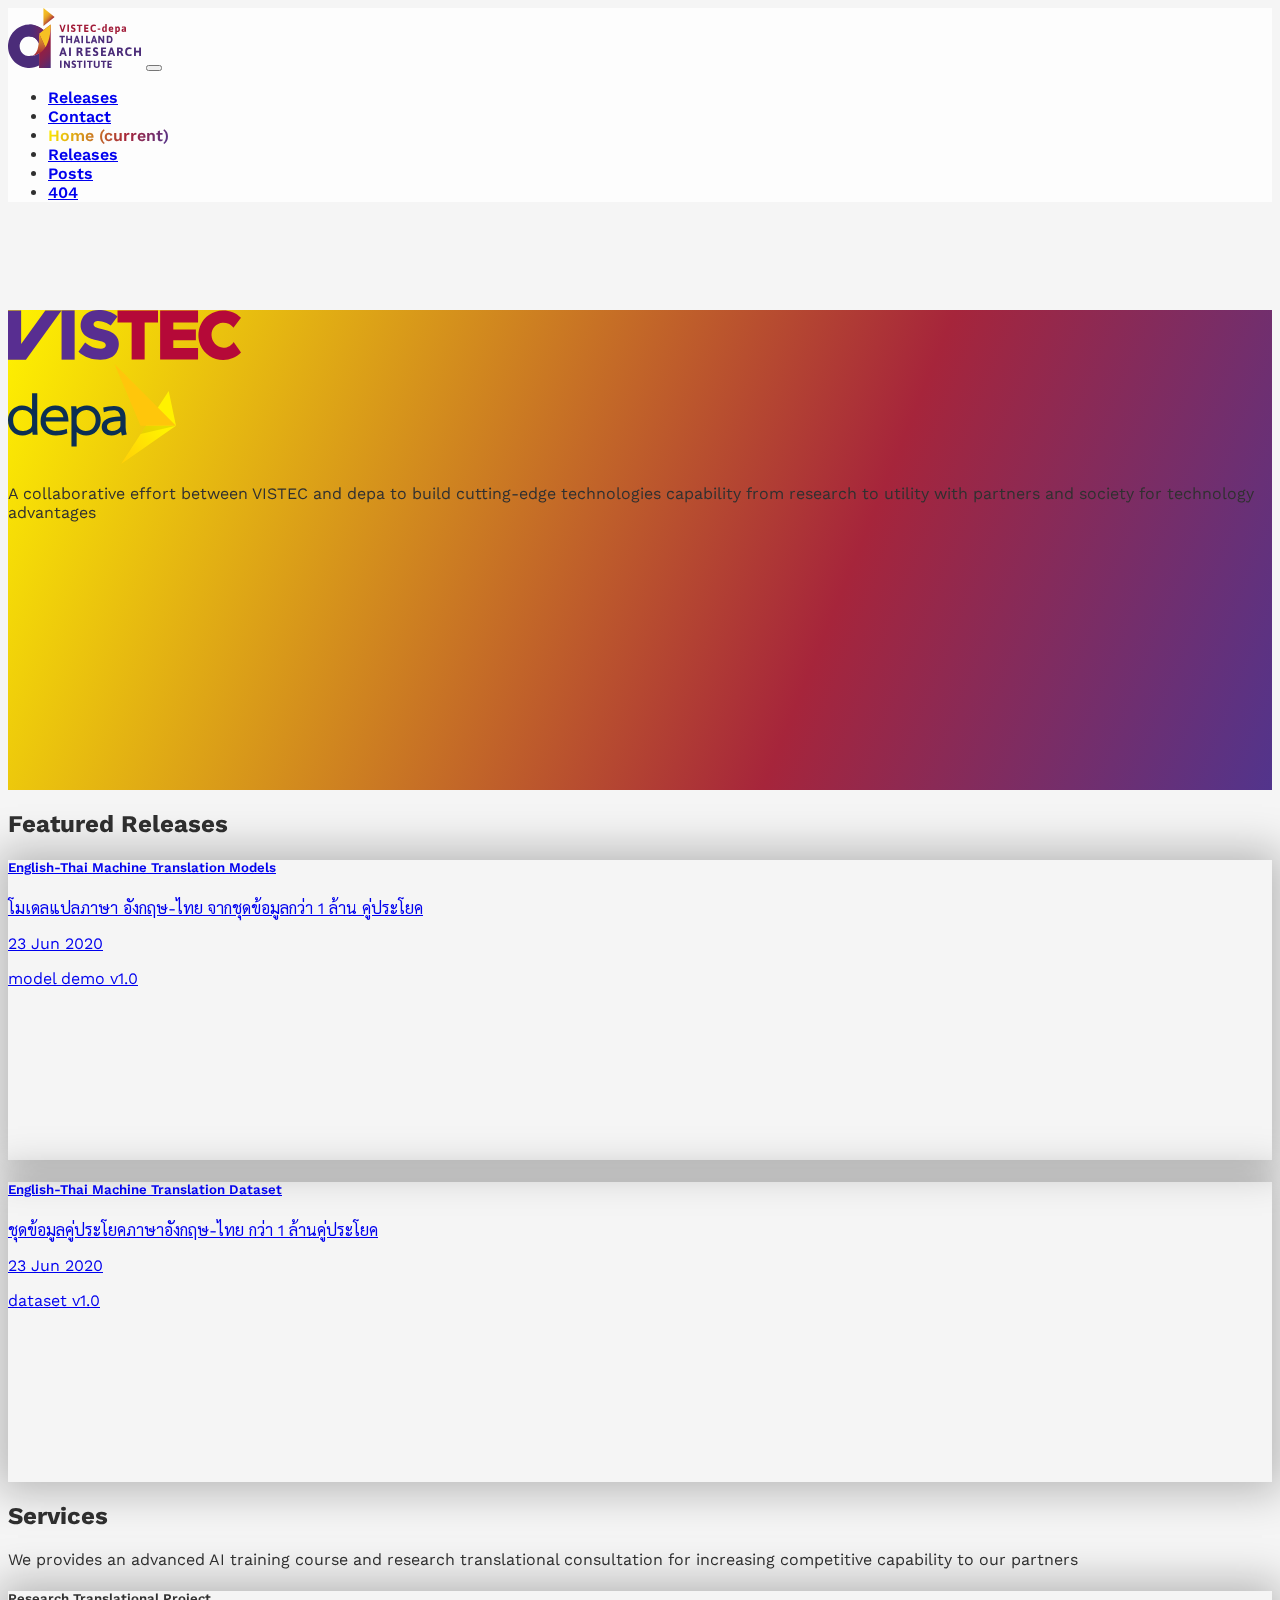
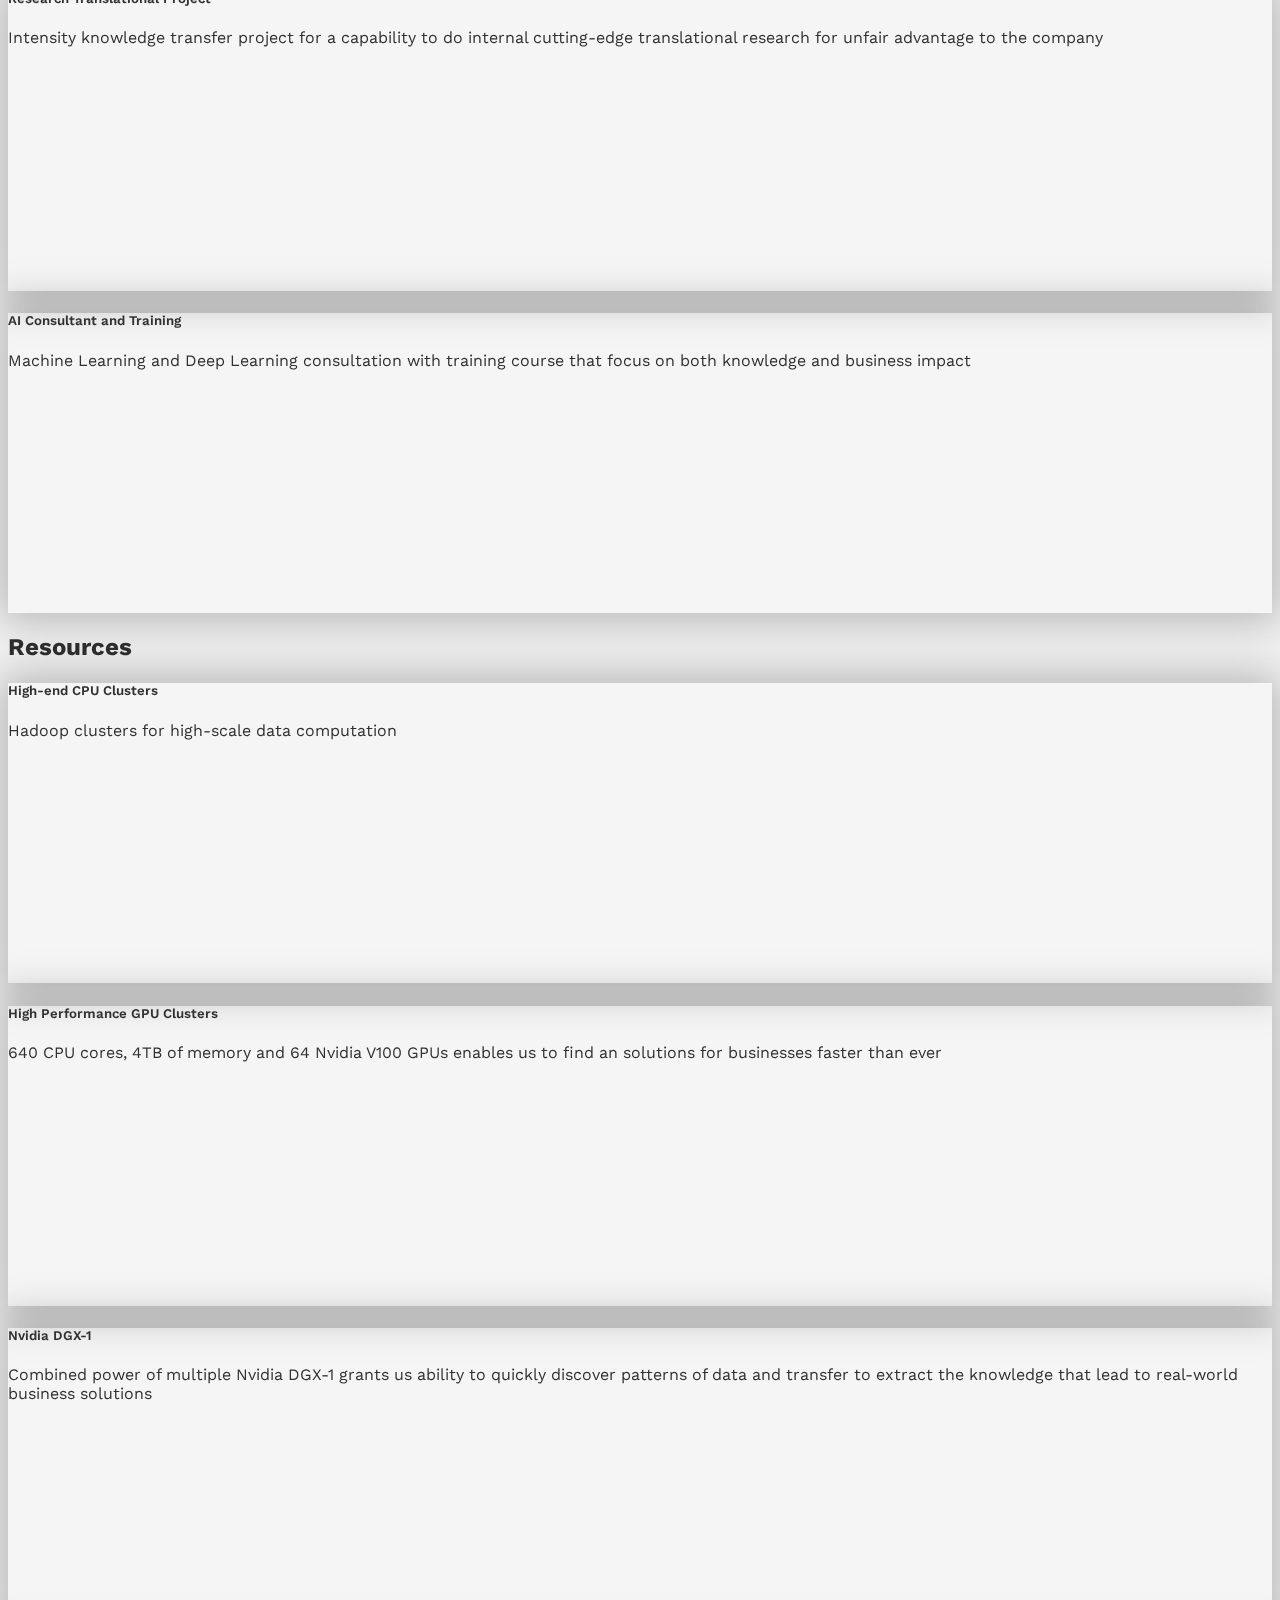
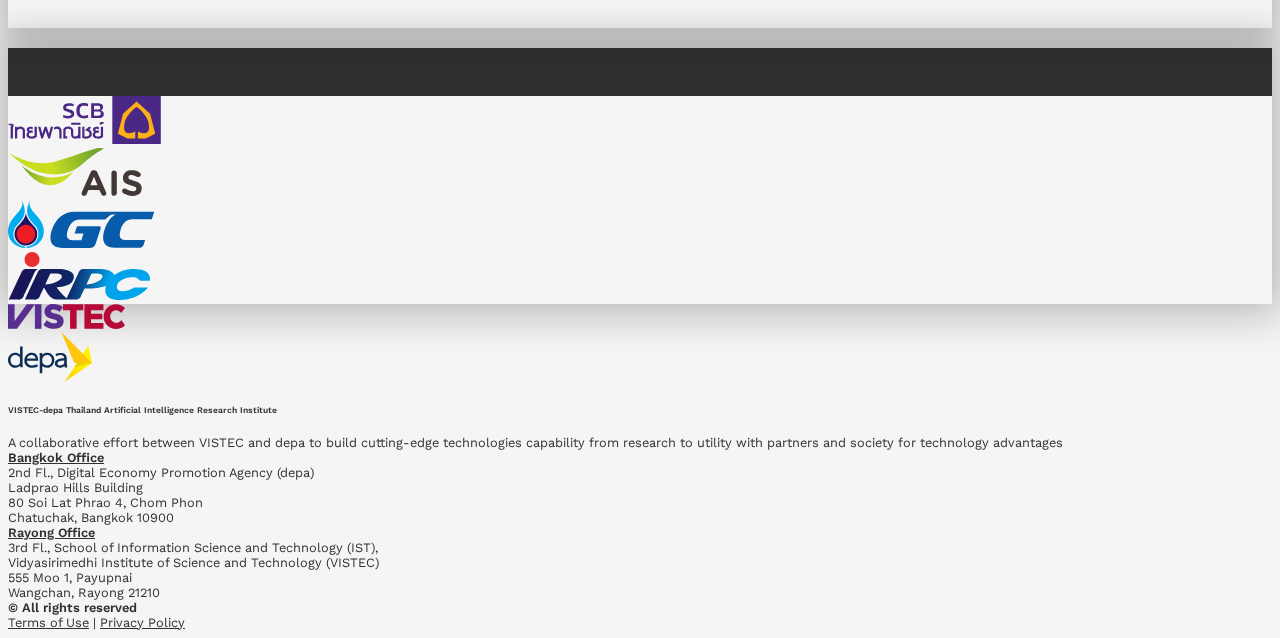
<file: index.html>
<!DOCTYPE html>
<html lang="en-US">

<head>
  <title>Home | airesearch.in.th</title>

  <!-- Charset -->
<meta charset="utf-8">
<!-- Viewport -->
<meta name="viewport" content="width=device-width, initial-scale=1">
<!-- Search Engine -->
<meta name="description" content="">
<meta name="image" content="">
<meta name="keywords"
  content=", artificial intelligence, research, vistec, depa, vidyasirimedhi, vidyasirimedhi institute of science and technology, digital economy promotion agency, machine translation, open data, dataset, model, artificial intelligence research, research institute">
<meta name="author" content="">
<!-- Schema.org for Google -->
<meta itemprop="name" content="Home | airesearch.in.th">
<meta itemprop="description" content="">
<meta itemprop="image" content="">
<!-- Twitter -->
<meta name="twitter:card" content="summary">
<meta name="twitter:title" content="Home | airesearch.in.th">
<meta name="twitter:description" content="">
<meta name="twitter:image:src" content="">
<!-- Open Graph general -->
<meta property="og:title" name="og:title" content="Home">
<meta property="og:description" name="og:description" content="">
<meta property="og:image" name="og:image" content="">
<meta property="og:url" name="og:url" content="https://airesearch.in.th/">
<meta property="og:site_name" name="og:site_name" content="airesearch.in.th">
<meta property="og:locale" name="og:locale" content="en-US">
<meta property="og:type" name="og:type" content="website">
<meta property="fb:admins" name="fb:admins" content="106755957360414">

  <link rel="stylesheet" href="https://stackpath.bootstrapcdn.com/bootstrap/4.1.3/css/bootstrap.min.css"
  integrity="sha384-MCw98/SFnGE8fJT3GXwEOngsV7Zt27NXFoaoApmYm81iuXoPkFOJwJ8ERdknLPMO" crossorigin="anonymous">

  <link rel="stylesheet" href="/assets/css/main.css" media="none" onload="if(media!='all')media='all'"><noscript><link rel="stylesheet" href="css.css"></noscript>

  <!-- ICONS: DO NOT CHANGE ORDER! -->
<link rel="apple-touch-icon" sizes="180x180" href="/assets/favicon/apple-touch-icon.png">
<link rel="icon" type="image/png" sizes="32x32" href="/assets/favicon/favicon-32x32.png">
<link rel="icon" type="image/png" sizes="194x194" href="/assets/favicon/favicon-194x194.png">
<link rel="icon" type="image/png" sizes="192x192" href="/assets/favicon/android-chrome-192x192.png">
<link rel="icon" type="image/png" sizes="16x16" href="/assets/favicon/favicon-16x16.png">
<link rel="manifest" href="/assets/favicon/site.webmanifest">
<link rel="mask-icon" href="/assets/favicon/safari-pinned-tab.svg" color="#FFF200">
<link rel="shortcut icon" href="/assets/favicon/favicon.ico">
<meta name="apple-mobile-web-app-title" content="airesearch.in.th">
<meta name="application-name" content="airesearch.in.th">
<meta name="msapplication-TileColor" content="#fff200">
<meta name="msapplication-TileImage" content="/assets/favicon/mstile-144x144.png">
<meta name="msapplication-config" content="/assets/favicon/browserconfig.xml">
<meta name="theme-color" content="#ffffff">
<!-- END OF ICONS -->
  <link rel="stylesheet"
  href="https://fonts.googleapis.com/css2?family=Work+Sans:ital,wght@0,300;0,400;0,600;0,700;1,300;1,400;1,600;1,700&display=swap"
  media="none" onload="if(media!='all')media='all'"><noscript>
  <link rel="stylesheet" href="css.css"></noscript>
<link rel="stylesheet"
  href="https://fonts.googleapis.com/css2?family=Sarabun:ital,wght@0,300;0,400;0,600;0,700;1,300;1,400;1,600;1,700&display=swap"
  media="none" onload="if(media!='all')media='all'"><noscript>
  <link rel="stylesheet" href="css.css"></noscript>
  <link rel="stylesheet" href="https://use.fontawesome.com/releases/v5.13.0/css/all.css"
  integrity="sha384-Bfad6CLCknfcloXFOyFnlgtENryhrpZCe29RTifKEixXQZ38WheV+i/6YWSzkz3V" crossorigin="anonymous"
  media="none" onload="if(media!='all')media='all'"><noscript>
  <link rel="stylesheet" href="css.css"></noscript>
  <script src="https://code.jquery.com/jquery-3.3.1.slim.min.js"
  integrity="sha384-q8i/X+965DzO0rT7abK41JStQIAqVgRVzpbzo5smXKp4YfRvH+8abtTE1Pi6jizo" crossorigin="anonymous"></script>
<script src="https://cdnjs.cloudflare.com/ajax/libs/popper.js/1.14.3/umd/popper.min.js"
  integrity="sha384-ZMP7rVo3mIykV+2+9J3UJ46jBk0WLaUAdn689aCwoqbBJiSnjAK/l8WvCWPIPm49" crossorigin="anonymous"></script>
<script src="https://stackpath.bootstrapcdn.com/bootstrap/4.1.3/js/bootstrap.min.js"
  integrity="sha384-ChfqqxuZUCnJSK3+MXmPNIyE6ZbWh2IMqE241rYiqJxyMiZ6OW/JmZQ5stwEULTy" crossorigin="anonymous"></script>
</head>

<body>
  <nav class="navbar navbar-expand-lg fixed-top navbar-light bg-light py-0">
  <div class="container">
    <a class="navbar-brand py-2" href="/"><img loading="lazy"
        src="/assets/img/logo/airesearch-logo.svg" alt="airesearch.in.th logo"></a>
    <button class="navbar-toggler align-self-end mb-2 rounded-0 border-0" type="button" data-toggle="collapse"
      data-target="#navbar-toggler" aria-controls="navbar-toggler" aria-expanded="false" aria-label="Toggle navigation">
      <span class="navbar-toggler-icon"></span>
    </button>
    <div class="collapse navbar-collapse align-self-end" id="navbar-toggler">
      <ul class="navbar-nav my-2 my-lg-0 ml-auto font-weight-semibold">
        <li class="nav-item" data-target=".navbar-collapse.show" data-toggle="collapse">
          <a href="/#releases" class="nav-link">Releases</a>
        <!-- <li class="nav-item" data-target=".navbar-collapse.show" data-toggle="collapse">
          <a href="/#posts" class="nav-link">News+Stories</a>
        </li> -->
        
        
        <li
          class="nav-item">
          <a class="nav-link" href="/contact/">
            Contact
          </a>
        </li>
        
        <li
          class="nav-item active d-none disabled">
          <a class="nav-link" href="/">
            Home <span class="sr-only">(current)</span>
          </a>
        </li>
        
        <li
          class="nav-item d-none disabled">
          <a class="nav-link" href="/releases/">
            Releases
          </a>
        </li>
        
        <li
          class="nav-item d-none disabled">
          <a class="nav-link" href="/posts/">
            Posts
          </a>
        </li>
        
        <li
          class="nav-item d-none disabled">
          <a class="nav-link" href="/404.html">
            404
          </a>
        </li>
        
      </ul>
    </div>
  </div>
</nav>
  <div class="" style="min-height: 4.75rem;"></div>
  <div class="container-fluid p-0">
  <div id="carousel-home" class="carousel slide" data-ride="carousel">
    <ol class="carousel-indicators">
      <!-- <li data-target="#carousel-home" data-slide-to="0" class="active"></li> -->
      <!-- <li data-target="#carousel-home" data-slide-to="1" class="active"></li>
          <li data-target="#carousel-home" data-slide-to="2" class="active"></li> -->
    </ol>
    <div class="carousel-inner">
      <div class="carousel-item active">
        <div class="d-flex align-items-center">
          <div class="container d-flex flex-column">
            <div class="row align-items-center">
              <div class="col-auto mt-4 mt-md-0">
                <a href="https://www.vistec.ac.th" target="_blank"><img loading="lazy"
                    src="/assets/img/logo/vistec-logo-notext.svg"></a>
              </div>
              <div class="col-auto d-md-inline-block d-none">
                <i class="fas fa-times fa-2x text-white"></i>
              </div>
              <div class="col-auto mt-4 mt-md-0">
                <a href="https://www.depa.or.th" target="_blank"><img loading="lazy"
                    src="/assets/img/logo/depa-logo.svg"></a>
              </div>
              <div class="col-auto"></div>
            </div>
            <div class="row">
              <div class="col-12 mt-4 mt-md-2">
                <p class="text-white text-justify">
                  A collaborative effort between VISTEC and depa to build cutting-edge technologies
                  capability from research to utility with partners and society for technology advantages
                </p>
              </div>
            </div>
          </div>
        </div>
      </div>
    </div>
    <!-- <a class="carousel-control-prev" href="#carousel-home" role="button" data-slide="prev">
      <span class="carousel-control-prev-icon" aria-hidden="true"></span>
      <span class="sr-only">Previous</span>
    </a>
    <a class="carousel-control-next" href="#carousel-home" role="button" data-slide="next">
      <span class="carousel-control-next-icon" aria-hidden="true"></span>
      <span class="sr-only">Next</span>
    </a> -->
  </div>
</div>
<section id="releases" class="mt-5">
  <div class="container">
    <div class="row">
      <div class="col-md-8">
        <h2>Featured Releases</h2>
      </div>
      <!-- <div class="col-md-4 d-md-flex d-none align-items-center justify-content-end">
        <i class="fas fa-stream fa-fw fa-sm"></i> <a class="text-dark" href="/releases/">All
          Releases</a>
      </div> -->
    </div>
    <!-- <p class="lead text-justify">We and our partners believe in the openness of education and technology. There
      should not be a boundary to learn or implement AI for your business</p>
    <p class="lead text-justify">We release all our learning materials, dataset, and models to public</p> -->
  </div>
  <div class="container">
    <div class="row card-stack text-white align-items-stretch">
      
      
      
      
      
      <div class="col-md-6 col-xl-6 rounded-0 border-0 p-0">
        <a href="/releases/machine-translation-models/" class="card-stack-item-link">
          <div class="card-stack-item-container m-2">
            <div class="card-stack-item card-genie h-100 w-100 text-white d-flex flex-column rounded rounded-lg">
              <div
                class="d-flex flex-column h-100 w-100 p-4 position-relative card-item-content flex-grow-1 rounded rounded-lg">
                <h5 class="font-weight-semibold">English-Thai Machine Translation Models</h5>
                <p class="text-justify">โมเดลแปลภาษา อังกฤษ-ไทย จากชุดข้อมูลกว่า 1 ล้าน คู่ประโยค</p>
                <div class="d-flex flex-row justify-content-between align-items-center mt-auto">
                  <p class="mb-0">23 Jun 2020</p>
                  <p class="mb-0">
                    
                    <span class="badge badge-light">model</span>
                    
                    <span class="badge badge-light">demo</span>
                    
                    <i class="fas fa-code-branch fa-fw fa-sm"></i> v1.0
                  </p>
                </div>
              </div>
              <div class="h-100 w-100 position-absolute card-bg-filter rounded rounded-lg"></div>
              <div class="h-100 w-100 position-absolute card-bg rounded rounded-lg" 
                style="background-image: url('/assets/img/releases/letters.jpg')" ></div>
            </div>
          </div>
        </a>
      </div>
      
      
      
      <div class="col-md-6 col-xl-6 rounded-0 border-0 p-0">
        <a href="/releases/machine-translation-datasets/" class="card-stack-item-link">
          <div class="card-stack-item-container m-2">
            <div class="card-stack-item card-genie h-100 w-100 text-white d-flex flex-column rounded rounded-lg">
              <div
                class="d-flex flex-column h-100 w-100 p-4 position-relative card-item-content flex-grow-1 rounded rounded-lg">
                <h5 class="font-weight-semibold">English-Thai Machine Translation Dataset</h5>
                <p class="text-justify">ชุดข้อมูลคู่ประโยคภาษาอังกฤษ-ไทย กว่า 1 ล้านคู่ประโยค</p>
                <div class="d-flex flex-row justify-content-between align-items-center mt-auto">
                  <p class="mb-0">23 Jun 2020</p>
                  <p class="mb-0">
                    
                    <span class="badge badge-light">dataset</span>
                    
                    <i class="fas fa-code-branch fa-fw fa-sm"></i> v1.0
                  </p>
                </div>
              </div>
              <div class="h-100 w-100 position-absolute card-bg-filter rounded rounded-lg"></div>
              <div class="h-100 w-100 position-absolute card-bg rounded rounded-lg" 
                style="background-image: url('/assets/img/releases/books.jpg')" ></div>
            </div>
          </div>
        </a>
      </div>
      
      
    </div>
    <!-- <div class="row">
      <div class="col-md-12 d-md-none d-flex align-items-center justify-content-end text-dark mt-2">
        <i class="fas fa-stream fa-fw fa-sm"></i> <a class="text-dark" href="/releases/">All
          Releases</a>
      </div>
    </div> -->
  </div>
</section>
<!-- <section id="posts" class="mt-5">
  <div class="container">
    <div class="border rounded-lg rounded"
  style="width: 40vw; min-width: 18rem; max-width: 30rem; height: 0; border-width: 0.125rem !important;">
</div>
    <div class="row mt-5">
      <div class="col-md-8">
        <h2>Featured News+Stories</h2>
      </div>
      <div class="col-md-4 d-md-flex d-none align-items-center justify-content-end">
        <i class="fas fa-stream fa-fw fa-sm"></i> <a class="text-dark" href="/posts/">All
          News+Stories</a>
      </div>
    </div>
  </div>
  <div class="container">
    <div class="row card-stack text-white align-items-stretch">
      
      
      <div class="col-md-6 col-xl-6 rounded-0 border-0 p-0">
        <a href="/blog/news/2020/06/02/sample-news/" class="card-stack-item-link">
          <div class="card-stack-item-container m-2">
            <div class="card-stack-item card-genie h-100 w-100 text-white d-flex flex-column rounded rounded-lg">
              <div
                class="d-flex flex-column h-100 w-100 p-4 position-relative card-item-content flex-grow-1 rounded rounded-lg">
                <h5 class="font-weight-semibold mb-2">Sample News</h5>
                <p class="text-justify my-0 py-0">This is a sample news
</p>
                <div class="d-flex flex-row justify-content-between align-items-center mt-auto">
                  <p class="mb-0"> 2 Jun 2020</p>
                  <p class="mb-0">
                    
                    <span class="badge badge-light">news</span>
                    
                  </p>
                </div>
              </div>
              <div class="h-100 w-100 position-absolute card-bg-filter rounded rounded-lg"></div>
              <div class="h-100 w-100 position-absolute card-bg rounded rounded-lg" 
                style="background-image: url('/assets/img/posts/placeholder.jpg')" ></div>
            </div>
          </div>
        </a>
      </div>
      
      
      
      <div class="col-md-6 col-xl-6 rounded-0 border-0 p-0">
        <a href="/blog/story/2020/06/01/sample-story/" class="card-stack-item-link">
          <div class="card-stack-item-container m-2">
            <div class="card-stack-item card-genie h-100 w-100 text-white d-flex flex-column rounded rounded-lg">
              <div
                class="d-flex flex-column h-100 w-100 p-4 position-relative card-item-content flex-grow-1 rounded rounded-lg">
                <h5 class="font-weight-semibold mb-2">Sample Story</h5>
                <p class="text-justify my-0 py-0">This is a sample story lorem ipsum dolor sit amet lorem ipsum dolor sit amet lorem ipsum dolor sit amet lorem ipsum dolor sit amet lorem ipsum dolor sit amet lorem ipsum dolor sit amet lorem ipsum dolor sit amet...</p>
                <div class="d-flex flex-row justify-content-between align-items-center mt-auto">
                  <p class="mb-0"> 1 Jun 2020</p>
                  <p class="mb-0">
                    
                    <span class="badge badge-light">story</span>
                    
                  </p>
                </div>
              </div>
              <div class="h-100 w-100 position-absolute card-bg-filter rounded rounded-lg"></div>
              <div class="h-100 w-100 position-absolute card-bg rounded rounded-lg" 
                style="background-image: url('/assets/img/posts/placeholder.jpg')" ></div>
            </div>
          </div>
        </a>
      </div>
      
      
    </div>
    <div class="row">
      <div class="col-md-12 d-md-none d-flex align-items-center justify-content-end text-dark mt-2">
        <i class="fas fa-stream fa-fw fa-sm"></i> <a class="text-dark" href="/posts/">All
          News+Stories</a>
      </div>
    </div>
  </div>
</section> -->
<section id="services" class="mt-5">
  <div class="container">
    <div class="border rounded-lg rounded"
  style="width: 40vw; min-width: 18rem; max-width: 30rem; height: 0; border-width: 0.125rem !important;">
</div>
    <h2 class="mt-5">Services</h2>
    <p class="lead text-justify">We provides an advanced AI training course and research translational consultation
      for increasing competitive capability to our partners</p>
  </div>
  <div class="container">
    <div class="row card-stack text-white align-items-stretch">
      
      
      
      <div class="col-md-6 col-xl-6 rounded-0 border-0 p-0">
        <!-- <a href="/services/research-translational-service/" class="card-stack-item-link"> -->
        <div class="card-stack-item-container m-2">
          <div class="card-stack-item h-100 w-100 text-white d-flex flex-column rounded rounded-lg">
            <div
              class="d-flex flex-column h-100 w-100 p-4 position-relative card-item-content flex-grow-1 rounded rounded-lg">
              <h5 class="font-weight-semibold mt-auto">Research Translational Project</h5>
              <p class="text-justify mb-0">Intensity knowledge transfer project for a capability to do internal cutting-edge translational research for unfair advantage to the company</p>
            </div>
            <div class="h-100 w-100 position-absolute card-bg-filter rounded rounded-lg"></div>
            <div class="h-100 w-100 position-absolute card-bg rounded rounded-lg" 
              style="background-image: url('/assets/img/services/data-analytics.jpg')" ></div>
          </div>
        </div>
        <!-- </a> -->
      </div>
      
      
      
      <div class="col-md-6 col-xl-6 rounded-0 border-0 p-0">
        <!-- <a href="/services/ai-consultant-and-training/" class="card-stack-item-link"> -->
        <div class="card-stack-item-container m-2">
          <div class="card-stack-item h-100 w-100 text-white d-flex flex-column rounded rounded-lg">
            <div
              class="d-flex flex-column h-100 w-100 p-4 position-relative card-item-content flex-grow-1 rounded rounded-lg">
              <h5 class="font-weight-semibold mt-auto">AI Consultant and Training</h5>
              <p class="text-justify mb-0">Machine Learning and Deep Learning consultation with training course that focus on both knowledge and business impact</p>
            </div>
            <div class="h-100 w-100 position-absolute card-bg-filter rounded rounded-lg"></div>
            <div class="h-100 w-100 position-absolute card-bg rounded rounded-lg" 
              style="background-image: url('/assets/img/services/gc-training.jpg')" ></div>
          </div>
        </div>
        <!-- </a> -->
      </div>
      
      
    </div>
  </div>
</section>
<section id="resources" class="mt-5">
  <div class="container">
    <div class="border rounded-lg rounded"
  style="width: 40vw; min-width: 18rem; max-width: 30rem; height: 0; border-width: 0.125rem !important;">
</div>
    <h2 class="mt-5">Resources</h2>
  </div>
  <div class="container">
    <div class="row card-stack text-white align-items-stretch">
      
      
      
      <div class="col-md-6 col-xl-6 rounded-0 border-0 p-0">
        <!-- <a href="/resources/cpu-clusters/" class="card-stack-item-link"> -->
        <div class="card-stack-item-container m-2">
          <div class="card-stack-item h-100 w-100 text-white d-flex flex-column rounded rounded-lg">
            <div
              class="d-flex flex-column h-100 w-100 p-4 position-relative card-item-content flex-grow-1 rounded rounded-lg">
              <h5 class="font-weight-semibold mt-auto">High-end CPU Clusters</h5>
              <p class="text-justify mb-0">Hadoop clusters for high-scale data computation</p>
            </div>
            <div class="h-100 w-100 position-absolute card-bg-filter rounded rounded-lg"></div>
            <div class="h-100 w-100 position-absolute card-bg rounded rounded-lg" 
              style="background-image: url('/assets/img/resources/cpus.jpg')" ></div>
          </div>
        </div>
        <!-- </a> -->
      </div>
      
      
      
      <div class="col-md-6 col-xl-6 rounded-0 border-0 p-0">
        <!-- <a href="/resources/gpu-clusters/" class="card-stack-item-link"> -->
        <div class="card-stack-item-container m-2">
          <div class="card-stack-item h-100 w-100 text-white d-flex flex-column rounded rounded-lg">
            <div
              class="d-flex flex-column h-100 w-100 p-4 position-relative card-item-content flex-grow-1 rounded rounded-lg">
              <h5 class="font-weight-semibold mt-auto">High Performance GPU Clusters</h5>
              <p class="text-justify mb-0">640 CPU cores, 4TB of memory and 64 Nvidia V100 GPUs enables us to find an solutions for businesses faster than ever</p>
            </div>
            <div class="h-100 w-100 position-absolute card-bg-filter rounded rounded-lg"></div>
            <div class="h-100 w-100 position-absolute card-bg rounded rounded-lg" 
              style="background-image: url('/assets/img/resources/gpus.jpg')" ></div>
          </div>
        </div>
        <!-- </a> -->
      </div>
      
      
      
      <div class="col-md-6 col-xl-6 rounded-0 border-0 p-0">
        <!-- <a href="/resources/nvidia-dgx/" class="card-stack-item-link"> -->
        <div class="card-stack-item-container m-2">
          <div class="card-stack-item h-100 w-100 text-white d-flex flex-column rounded rounded-lg">
            <div
              class="d-flex flex-column h-100 w-100 p-4 position-relative card-item-content flex-grow-1 rounded rounded-lg">
              <h5 class="font-weight-semibold mt-auto">Nvidia DGX-1</h5>
              <p class="text-justify mb-0">Combined power of multiple Nvidia DGX-1 grants us ability to quickly discover patterns of data and transfer to extract the knowledge that lead to real-world business solutions</p>
            </div>
            <div class="h-100 w-100 position-absolute card-bg-filter rounded rounded-lg"></div>
            <div class="h-100 w-100 position-absolute card-bg rounded rounded-lg" 
              style="background-image: url('/assets/img/resources/servers.jpg')" ></div>
          </div>
        </div>
        <!-- </a> -->
      </div>
      
      
    </div>
  </div>
</section>
<section id="sponsors" class="mt-5 text-white">
  <div class="container">
    <div class="border rounded-lg rounded"
  style="width: 40vw; min-width: 18rem; max-width: 30rem; height: 0; border-width: 0.125rem !important;">
</div>
  </div>
  <div class="container px-2">
    <div class="sponsors-container container rounded py-4 mt-5">
      <div class="container">
        <h2>Sponsored by</h2>
        <!-- <p class="lead text-justify">Placeholder placeholder placeholder placeholder placeholder placeholder placeholder
                placeholder placeholder placeholder</p> -->
      </div>
      <div class="rounded mt-2 container sponsors">
        <div class="sponsors-box d-flex align-items-stretch flex-wrap w-100">
          
          
          <div
            class="rounded sponsor-logo-container my-2 mx-1 sponsor-logo-donator sponsor-logo-diamond">
            <a href="https://www.scb.co.th" target="_blank">
              <img class="p-4" loading="lazy" src="/assets/img/sponsors/scb-logo.svg" alt="Siam Commercial Bank plc">
            </a>
          </div>
          
          <div
            class="rounded sponsor-logo-container my-2 mx-1 sponsor-logo-donator sponsor-logo-diamond">
            <a href="https://www.ais.co.th" target="_blank">
              <img class="p-4" loading="lazy" src="/assets/img/sponsors/ais-logo.svg" alt="Advance Info Service plc">
            </a>
          </div>
          
          <div
            class="rounded sponsor-logo-container my-2 mx-1 sponsor-logo-customer sponsor-logo-diamond">
            <a href="https://www.pttgcgroup.com" target="_blank">
              <img class="p-4" loading="lazy" src="/assets/img/sponsors/pttgc-logo.svg" alt="PTT Global Chemical plc">
            </a>
          </div>
          
          <div
            class="rounded sponsor-logo-container my-2 mx-1 sponsor-logo-customer sponsor-logo-gold">
            <a href="https://www.irpc.co.th" target="_blank">
              <img class="p-4" loading="lazy" src="/assets/img/sponsors/irpc-logo.svg" alt="IRPC plc">
            </a>
          </div>
          
        </div>
      </div>
    </div>
  </div>
</section>
  <footer id="footer" class="footer container my-5">
  <div class="border rounded-lg rounded"
  style="width: 40vw; min-width: 18rem; max-width: 30rem; height: 0; border-width: 0.125rem !important;">
</div>
  <div class="row mt-4">
    <div class="col-lg-9 mb-2">
      <div class="row align-items-center">
        <div class="col-auto mb-2">
          <a href="https://www.vistec.ac.th" target="_blank"><img class="footer-logos" id="vistec-footer-logo"
              loading="lazy" src="/assets/img/logo/vistec-logo-notext.svg"></a>
        </div>
        <div class="col-auto p-0 mb-2">
          <i class="fas fa-times"></i>
        </div>
        <div class="col-auto mb-2">
          <a href="https://www.depa.or.th" target="_blank"><img class="footer-logos" id="depa-footer-logo"
              loading="lazy" src="/assets/img/logo/depa-logo.svg"></a>
        </div>
        <div class="col-lg-12 mb-3">
          <h6 class="font-weight-semibold mb-1">VISTEC-depa Thailand Artificial Intelligence Research Institute</h6>
          A collaborative effort between VISTEC and depa to build cutting-edge technologies capability from research to
          utility with partners and society for technology advantages
        </div>
      </div>
    </div>
    <div class="social-row col-lg-3 mb-3 d-flex justify-content-lg-end align-items-start mt-lg-3">
      <a class="ml-0 mr-4" href="https://www.facebook.com/AIResearch.in.th">
        <i class="fab fa-fw fa-2x fa-facebook d-inline"></i>
      </a>
      <!-- <a class="mr-4" href="#"><i class="fab fa-fw fa-2x fa-youtube d-inline"></i></a> -->
      <a class="mr-4" href="/contact/#enquiries"><i class="fas fa-fw fa-2x fa-envelope d-inline"></i></a>
      <a class="mr-4" href="/contact/#enquiries"><i class="fas fa-fw fa-2x fa-phone-alt d-inline"></i></a>
      <a class="mr-4" href="/contact/#offices"><i class="fas fa-fw fa-2x fa-map-marked-alt d-inline"></i></a>
    </div>
    <div class="col-lg-6 mb-3">
      <a class="font-weight-semibold" href="/contact/#offices">Bangkok Office</a><br>
      2nd Fl., Digital Economy Promotion Agency (depa)<br>
      Ladprao Hills Building<br>
      80 Soi Lat Phrao 4, Chom Phon<br>
      Chatuchak, Bangkok 10900
    </div>
    <div class="col-lg-6 mb-3">
      <a class="font-weight-semibold" href="/contact/#offices">Rayong Office</a><br>
      3rd Fl., School of Information Science and Technology (IST),<br>
      Vidyasirimedhi Institute of Science and Technology (VISTEC)<br>
      555 Moo 1, Payupnai<br>
      Wangchan, Rayong 21210
    </div>
    <div class="col-lg-12 mb-3">
      <span class="font-weight-semibold">© All rights reserved</span><br>
      <a href="">Terms of Use</a> | <a href="">Privacy Policy</a>
    </div>
  </div>
</footer>

  
  <!-- Google Analytics -->
<script>
  (function (i, s, o, g, r, a, m) {
    i['GoogleAnalyticsObject'] = r; i[r] = i[r] || function () {
      (i[r].q = i[r].q || []).push(arguments)
    }, i[r].l = 1 * new Date(); a = s.createElement(o),
      m = s.getElementsByTagName(o)[0]; a.async = 1; a.src = g; m.parentNode.insertBefore(a, m)
  })(window, document, 'script', 'https://www.google-analytics.com/analytics.js', 'ga');

  ga('create', 'UA-141096942-1', 'auto');
  ga('send', 'pageview');
</script>
<!-- End Google Analytics -->
  <script>
  (function trackOutbounds() {
    var hitCallbackHandler = function (url, win) {
      if (win) {
        window.open(url, win);
      } else {
        window.location.href = url;
      }
    };
    var addEvent = function (el, eventName, handler) {
      if (el.addEventListener) {
        el.addEventListener(eventName, handler);
      } else {
        el.attachEvent('on' + eventName, function () {
          handler.call(el);
        });
      }
    }
    if (document.getElementsByTagName) {
      var el = document.getElementsByTagName('a');
      var getDomain = document.domain.split('.').reverse()[1] + '.' + document.domain.split('.').reverse()[0];
      // Look thru each a element
      for (var i = 0; i < el.length; i++) {
        // Extract it's href attribute
        var href = (typeof (el[i].getAttribute('href')) == 'string') ? el[i].getAttribute('href') : '';
        // Query the href for the top level domain (xxxxx.com)
        var myDomain = href.match(getDomain);
        // If link is outbound and is not to this domain        
        if ((href.match(/^(https?:|\/\/)/i) && !myDomain) || href.match(/^mailto\:/i)) {
          // Add an event to click
          addEvent(el[i], 'click', function (e) {
            var url = this.getAttribute('href'), win = (typeof (this.getAttribute('target')) == 'string') ? this.getAttribute('target') : '';
            console.log("add event", url);
            // Log even to Analytics, once done, go to the link
            ga('send', 'event', 'outbound', 'click', url,
              { 'hitCallback': hitCallbackHandler(url, win), 'transport': 'beacon' },
              { 'nonInteraction': 1 }
            );
            e.preventDefault();
          });
        }
      }
    }
  })();
</script>
  
</body>

</html>
</file>
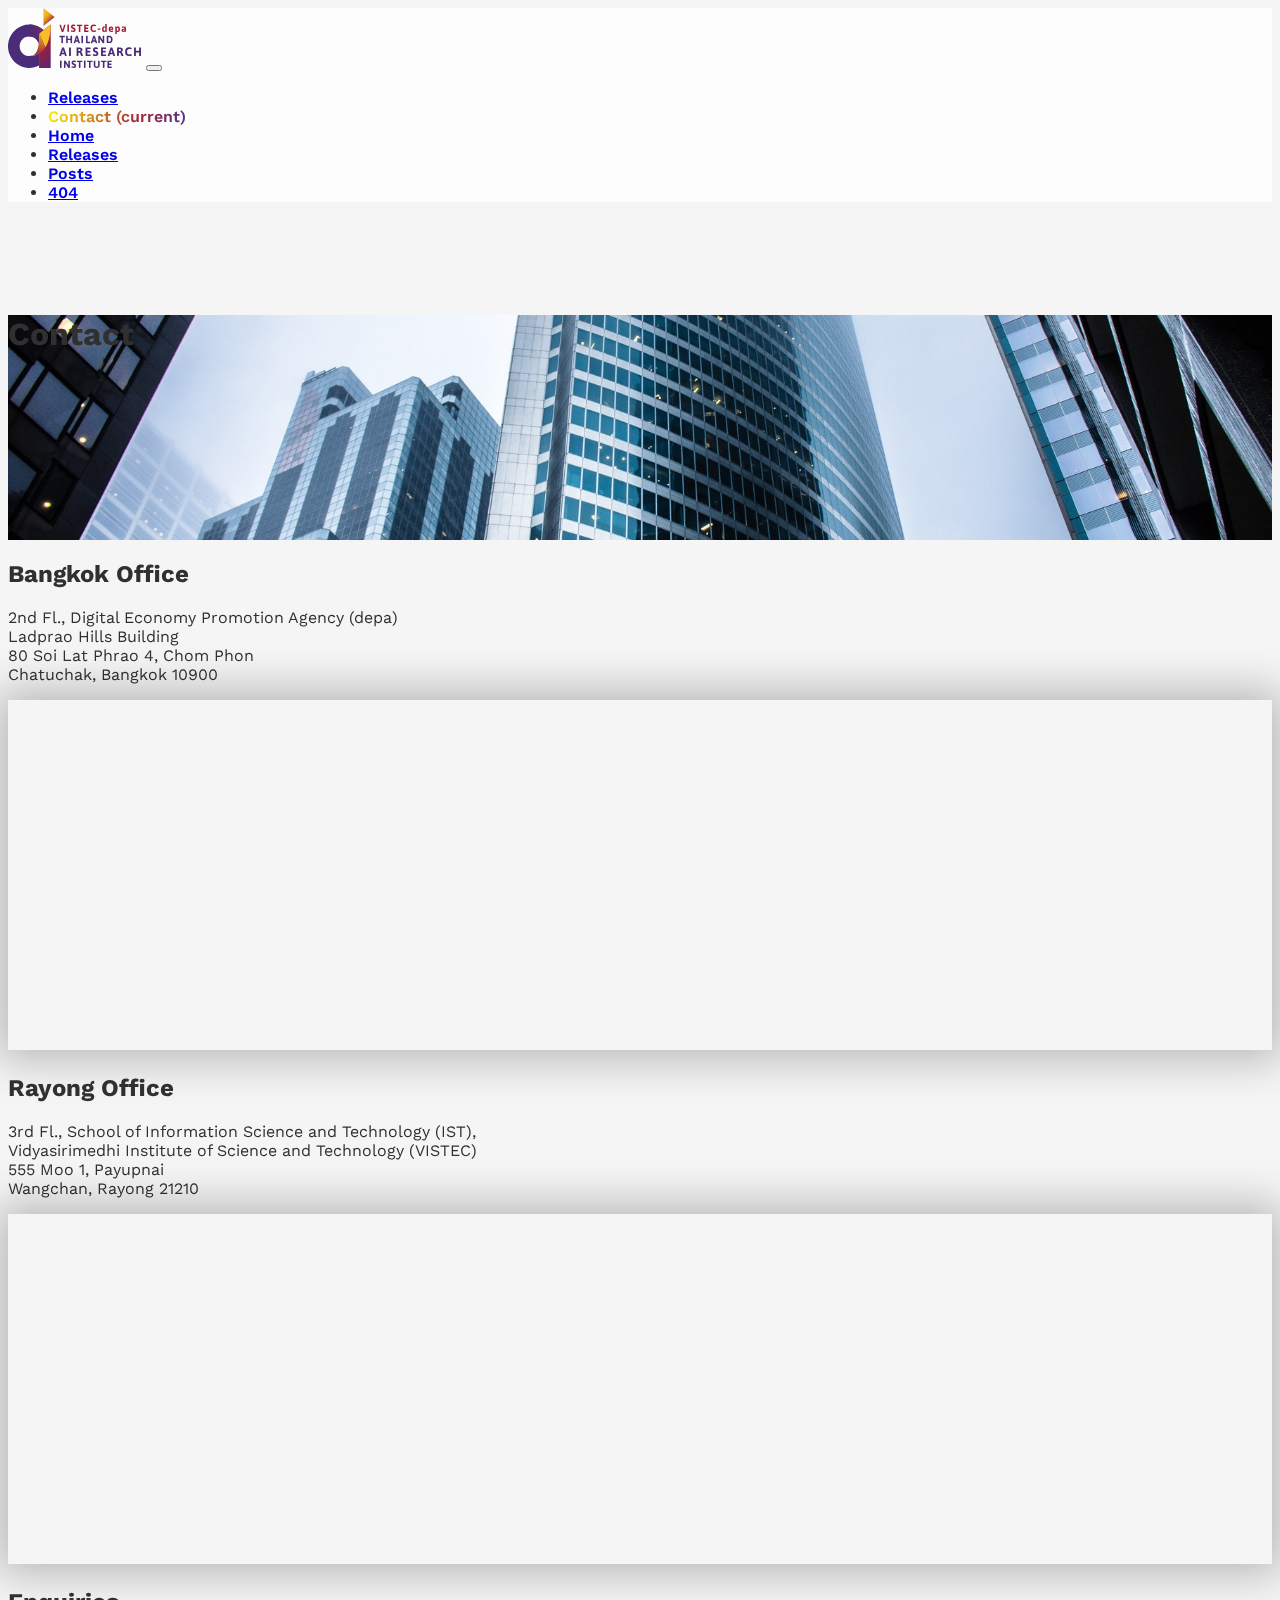
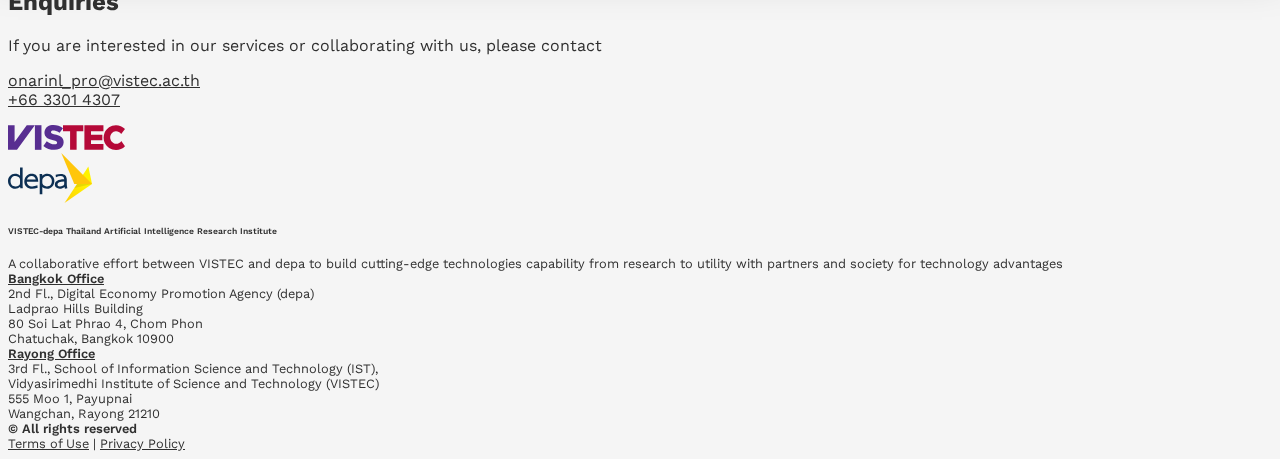
<file: contact/index.html>
<!DOCTYPE html>
<html lang="en-US">

<head>
  <title>Contact | airesearch.in.th</title>

  <!-- Charset -->
<meta charset="utf-8">
<!-- Viewport -->
<meta name="viewport" content="width=device-width, initial-scale=1">
<!-- Search Engine -->
<meta name="description" content="">
<meta name="image" content="">
<meta name="keywords"
  content=", artificial intelligence, research, vistec, depa, vidyasirimedhi, vidyasirimedhi institute of science and technology, digital economy promotion agency, machine translation, open data, dataset, model, artificial intelligence research, research institute">
<meta name="author" content="">
<!-- Schema.org for Google -->
<meta itemprop="name" content="Contact | airesearch.in.th">
<meta itemprop="description" content="">
<meta itemprop="image" content="">
<!-- Twitter -->
<meta name="twitter:card" content="summary">
<meta name="twitter:title" content="Contact | airesearch.in.th">
<meta name="twitter:description" content="">
<meta name="twitter:image:src" content="">
<!-- Open Graph general -->
<meta property="og:title" name="og:title" content="Contact">
<meta property="og:description" name="og:description" content="">
<meta property="og:image" name="og:image" content="">
<meta property="og:url" name="og:url" content="https://airesearch.in.th/contact/">
<meta property="og:site_name" name="og:site_name" content="airesearch.in.th">
<meta property="og:locale" name="og:locale" content="en-US">
<meta property="og:type" name="og:type" content="website">
<meta property="fb:admins" name="fb:admins" content="106755957360414">

  <link rel="stylesheet" href="https://stackpath.bootstrapcdn.com/bootstrap/4.1.3/css/bootstrap.min.css"
  integrity="sha384-MCw98/SFnGE8fJT3GXwEOngsV7Zt27NXFoaoApmYm81iuXoPkFOJwJ8ERdknLPMO" crossorigin="anonymous">

  <link rel="stylesheet" href="/assets/css/main.css" media="none" onload="if(media!='all')media='all'"><noscript><link rel="stylesheet" href="css.css"></noscript>

  <!-- ICONS: DO NOT CHANGE ORDER! -->
<link rel="apple-touch-icon" sizes="180x180" href="/assets/favicon/apple-touch-icon.png">
<link rel="icon" type="image/png" sizes="32x32" href="/assets/favicon/favicon-32x32.png">
<link rel="icon" type="image/png" sizes="194x194" href="/assets/favicon/favicon-194x194.png">
<link rel="icon" type="image/png" sizes="192x192" href="/assets/favicon/android-chrome-192x192.png">
<link rel="icon" type="image/png" sizes="16x16" href="/assets/favicon/favicon-16x16.png">
<link rel="manifest" href="/assets/favicon/site.webmanifest">
<link rel="mask-icon" href="/assets/favicon/safari-pinned-tab.svg" color="#FFF200">
<link rel="shortcut icon" href="/assets/favicon/favicon.ico">
<meta name="apple-mobile-web-app-title" content="airesearch.in.th">
<meta name="application-name" content="airesearch.in.th">
<meta name="msapplication-TileColor" content="#fff200">
<meta name="msapplication-TileImage" content="/assets/favicon/mstile-144x144.png">
<meta name="msapplication-config" content="/assets/favicon/browserconfig.xml">
<meta name="theme-color" content="#ffffff">
<!-- END OF ICONS -->
  <link rel="stylesheet"
  href="https://fonts.googleapis.com/css2?family=Work+Sans:ital,wght@0,300;0,400;0,600;0,700;1,300;1,400;1,600;1,700&display=swap"
  media="none" onload="if(media!='all')media='all'"><noscript>
  <link rel="stylesheet" href="css.css"></noscript>
<link rel="stylesheet"
  href="https://fonts.googleapis.com/css2?family=Sarabun:ital,wght@0,300;0,400;0,600;0,700;1,300;1,400;1,600;1,700&display=swap"
  media="none" onload="if(media!='all')media='all'"><noscript>
  <link rel="stylesheet" href="css.css"></noscript>
  <link rel="stylesheet" href="https://use.fontawesome.com/releases/v5.13.0/css/all.css"
  integrity="sha384-Bfad6CLCknfcloXFOyFnlgtENryhrpZCe29RTifKEixXQZ38WheV+i/6YWSzkz3V" crossorigin="anonymous"
  media="none" onload="if(media!='all')media='all'"><noscript>
  <link rel="stylesheet" href="css.css"></noscript>
  <script src="https://code.jquery.com/jquery-3.3.1.slim.min.js"
  integrity="sha384-q8i/X+965DzO0rT7abK41JStQIAqVgRVzpbzo5smXKp4YfRvH+8abtTE1Pi6jizo" crossorigin="anonymous"></script>
<script src="https://cdnjs.cloudflare.com/ajax/libs/popper.js/1.14.3/umd/popper.min.js"
  integrity="sha384-ZMP7rVo3mIykV+2+9J3UJ46jBk0WLaUAdn689aCwoqbBJiSnjAK/l8WvCWPIPm49" crossorigin="anonymous"></script>
<script src="https://stackpath.bootstrapcdn.com/bootstrap/4.1.3/js/bootstrap.min.js"
  integrity="sha384-ChfqqxuZUCnJSK3+MXmPNIyE6ZbWh2IMqE241rYiqJxyMiZ6OW/JmZQ5stwEULTy" crossorigin="anonymous"></script>
</head>

<body>
  <nav class="navbar navbar-expand-lg fixed-top navbar-light bg-light py-0">
  <div class="container">
    <a class="navbar-brand py-2" href="/"><img loading="lazy"
        src="/assets/img/logo/airesearch-logo.svg" alt="airesearch.in.th logo"></a>
    <button class="navbar-toggler align-self-end mb-2 rounded-0 border-0" type="button" data-toggle="collapse"
      data-target="#navbar-toggler" aria-controls="navbar-toggler" aria-expanded="false" aria-label="Toggle navigation">
      <span class="navbar-toggler-icon"></span>
    </button>
    <div class="collapse navbar-collapse align-self-end" id="navbar-toggler">
      <ul class="navbar-nav my-2 my-lg-0 ml-auto font-weight-semibold">
        <li class="nav-item" data-target=".navbar-collapse.show" data-toggle="collapse">
          <a href="/#releases" class="nav-link">Releases</a>
        <!-- <li class="nav-item" data-target=".navbar-collapse.show" data-toggle="collapse">
          <a href="/#posts" class="nav-link">News+Stories</a>
        </li> -->
        
        
        <li
          class="nav-item active">
          <a class="nav-link" href="/contact/">
            Contact <span class="sr-only">(current)</span>
          </a>
        </li>
        
        <li
          class="nav-item d-none disabled">
          <a class="nav-link" href="/">
            Home
          </a>
        </li>
        
        <li
          class="nav-item d-none disabled">
          <a class="nav-link" href="/releases/">
            Releases
          </a>
        </li>
        
        <li
          class="nav-item d-none disabled">
          <a class="nav-link" href="/posts/">
            Posts
          </a>
        </li>
        
        <li
          class="nav-item d-none disabled">
          <a class="nav-link" href="/404.html">
            404
          </a>
        </li>
        
      </ul>
    </div>
  </div>
</nav>
  <div class="" style="min-height: 4.75rem;"></div>
  <section class="contact">
  <section class="contact-jumbotron text-light d-flex flex-col align-items-end position-relative">
    <div class="w-100 h-100 contact-jumbotron-filter position-absolute"></div>
    <div class="container mb-4">
      <div class="row align-items-stretch">
        <div class="col-lg-12">
          <h1>Contact</h1>
        </div>
      </div>
    </div>
  </section>
  <section id="offices" class="container mt-5">
    <div class="row">
      <section id="bangkok-office" class="col-lg-6">
        <h2>Bangkok Office</h2>
        <p>
          2nd Fl., Digital Economy Promotion Agency (depa)<br>
          Ladprao Hills Building<br>
          80 Soi Lat Phrao 4, Chom Phon<br>
          Chatuchak, Bangkok 10900
        </p>
      </section>
      <div class="col-lg-6">
        <iframe class="maps rounded"
          src="https://www.google.com/maps/embed?pb=!1m14!1m8!1m3!1d3874.4577269776973!2d100.559998!3d13.8115311!3m2!1i1024!2i768!4f13.1!3m3!1m2!1s0x30e283255d67eaf7%3A0xe1c64aa0a0229427!2z4Liq4Liz4LiZ4Lix4LiB4LiH4Liy4LiZ4Liq4LmI4LiH4LmA4Liq4Lij4Li04Lih4LmA4Lio4Lij4Lip4LiQ4LiB4Li04LiI4LiU4Li04LiI4Li04LiX4Lix4LilIChkZXBhKQ!5e0!3m2!1sen!2sth!4v1559573611701!5m2!1sen!2sth"
          width="100%" height="350" frameborder="0" style="border:0" allowfullscreen=""></iframe>
      </div>
      <div class="col-lg-12 my-5">
        <div class="border rounded-lg rounded"
  style="width: 40vw; min-width: 18rem; max-width: 30rem; height: 0; border-width: 0.125rem !important;">
</div>
      </div>
      <section id="rayong-office" class="col-lg-6">
        <h2>Rayong Office</h2>
        <p>
          3rd Fl., School of Information Science and Technology (IST),<br>
          Vidyasirimedhi Institute of Science and Technology (VISTEC)<br>
          555 Moo 1, Payupnai<br>
          Wangchan, Rayong 21210
        </p>
      </section>
      <div class="col-lg-6">
        <iframe class="maps rounded"
          src="https://www.google.com/maps/embed?pb=!1m18!1m12!1m3!1d3887.5395276609734!2d101.44124701473297!3d13.001277190836422!2m3!1f0!2f0!3f0!3m2!1i1024!2i768!4f13.1!3m3!1m2!1s0x310323fac434be89%3A0xf7ffe4c5d6dd9446!2sVidyasirimedhi+Institute+of+Science+and+Technology!5e0!3m2!1sen!2sth!4v1559573664758!5m2!1sen!2sth"
          width="100%" height="350" frameborder="0" style="border:0" allowfullscreen=""></iframe>
      </div>
      <div class="col-lg-12 my-5">
        <div class="border rounded-lg rounded"
  style="width: 40vw; min-width: 18rem; max-width: 30rem; height: 0; border-width: 0.125rem !important;">
</div>
      </div>
      <div id="enquiries" class="col-lg-12">
        <h2>Enquiries</h2>
        <p>If you are interested in our services or collaborating with us, please contact</p>
        <p class="mb-0">
          <i class="fas fa-fw fa-envelope"></i> <a href="mailto:onarinl_pro@vistec.ac.th">onarinl_pro@vistec.ac.th</a><br>
          <i class="fas fa-fw fa-phone-alt"></i> <a href="tel:+6633014307">+66 3301 4307</a>
        </p>
      </div>
    </div>
  </section>
</section>
  <footer id="footer" class="footer container my-5">
  <div class="border rounded-lg rounded"
  style="width: 40vw; min-width: 18rem; max-width: 30rem; height: 0; border-width: 0.125rem !important;">
</div>
  <div class="row mt-4">
    <div class="col-lg-9 mb-2">
      <div class="row align-items-center">
        <div class="col-auto mb-2">
          <a href="https://www.vistec.ac.th" target="_blank"><img class="footer-logos" id="vistec-footer-logo"
              loading="lazy" src="/assets/img/logo/vistec-logo-notext.svg"></a>
        </div>
        <div class="col-auto p-0 mb-2">
          <i class="fas fa-times"></i>
        </div>
        <div class="col-auto mb-2">
          <a href="https://www.depa.or.th" target="_blank"><img class="footer-logos" id="depa-footer-logo"
              loading="lazy" src="/assets/img/logo/depa-logo.svg"></a>
        </div>
        <div class="col-lg-12 mb-3">
          <h6 class="font-weight-semibold mb-1">VISTEC-depa Thailand Artificial Intelligence Research Institute</h6>
          A collaborative effort between VISTEC and depa to build cutting-edge technologies capability from research to
          utility with partners and society for technology advantages
        </div>
      </div>
    </div>
    <div class="social-row col-lg-3 mb-3 d-flex justify-content-lg-end align-items-start mt-lg-3">
      <a class="ml-0 mr-4" href="https://www.facebook.com/AIResearch.in.th">
        <i class="fab fa-fw fa-2x fa-facebook d-inline"></i>
      </a>
      <!-- <a class="mr-4" href="#"><i class="fab fa-fw fa-2x fa-youtube d-inline"></i></a> -->
      <a class="mr-4" href="/contact/#enquiries"><i class="fas fa-fw fa-2x fa-envelope d-inline"></i></a>
      <a class="mr-4" href="/contact/#enquiries"><i class="fas fa-fw fa-2x fa-phone-alt d-inline"></i></a>
      <a class="mr-4" href="/contact/#offices"><i class="fas fa-fw fa-2x fa-map-marked-alt d-inline"></i></a>
    </div>
    <div class="col-lg-6 mb-3">
      <a class="font-weight-semibold" href="/contact/#offices">Bangkok Office</a><br>
      2nd Fl., Digital Economy Promotion Agency (depa)<br>
      Ladprao Hills Building<br>
      80 Soi Lat Phrao 4, Chom Phon<br>
      Chatuchak, Bangkok 10900
    </div>
    <div class="col-lg-6 mb-3">
      <a class="font-weight-semibold" href="/contact/#offices">Rayong Office</a><br>
      3rd Fl., School of Information Science and Technology (IST),<br>
      Vidyasirimedhi Institute of Science and Technology (VISTEC)<br>
      555 Moo 1, Payupnai<br>
      Wangchan, Rayong 21210
    </div>
    <div class="col-lg-12 mb-3">
      <span class="font-weight-semibold">© All rights reserved</span><br>
      <a href="">Terms of Use</a> | <a href="">Privacy Policy</a>
    </div>
  </div>
</footer>

  
  <!-- Google Analytics -->
<script>
  (function (i, s, o, g, r, a, m) {
    i['GoogleAnalyticsObject'] = r; i[r] = i[r] || function () {
      (i[r].q = i[r].q || []).push(arguments)
    }, i[r].l = 1 * new Date(); a = s.createElement(o),
      m = s.getElementsByTagName(o)[0]; a.async = 1; a.src = g; m.parentNode.insertBefore(a, m)
  })(window, document, 'script', 'https://www.google-analytics.com/analytics.js', 'ga');

  ga('create', 'UA-141096942-1', 'auto');
  ga('send', 'pageview');
</script>
<!-- End Google Analytics -->
  <script>
  (function trackOutbounds() {
    var hitCallbackHandler = function (url, win) {
      if (win) {
        window.open(url, win);
      } else {
        window.location.href = url;
      }
    };
    var addEvent = function (el, eventName, handler) {
      if (el.addEventListener) {
        el.addEventListener(eventName, handler);
      } else {
        el.attachEvent('on' + eventName, function () {
          handler.call(el);
        });
      }
    }
    if (document.getElementsByTagName) {
      var el = document.getElementsByTagName('a');
      var getDomain = document.domain.split('.').reverse()[1] + '.' + document.domain.split('.').reverse()[0];
      // Look thru each a element
      for (var i = 0; i < el.length; i++) {
        // Extract it's href attribute
        var href = (typeof (el[i].getAttribute('href')) == 'string') ? el[i].getAttribute('href') : '';
        // Query the href for the top level domain (xxxxx.com)
        var myDomain = href.match(getDomain);
        // If link is outbound and is not to this domain        
        if ((href.match(/^(https?:|\/\/)/i) && !myDomain) || href.match(/^mailto\:/i)) {
          // Add an event to click
          addEvent(el[i], 'click', function (e) {
            var url = this.getAttribute('href'), win = (typeof (this.getAttribute('target')) == 'string') ? this.getAttribute('target') : '';
            console.log("add event", url);
            // Log even to Analytics, once done, go to the link
            ga('send', 'event', 'outbound', 'click', url,
              { 'hitCallback': hitCallbackHandler(url, win), 'transport': 'beacon' },
              { 'nonInteraction': 1 }
            );
            e.preventDefault();
          });
        }
      }
    }
  })();
</script>
  
</body>

</html>
</file>
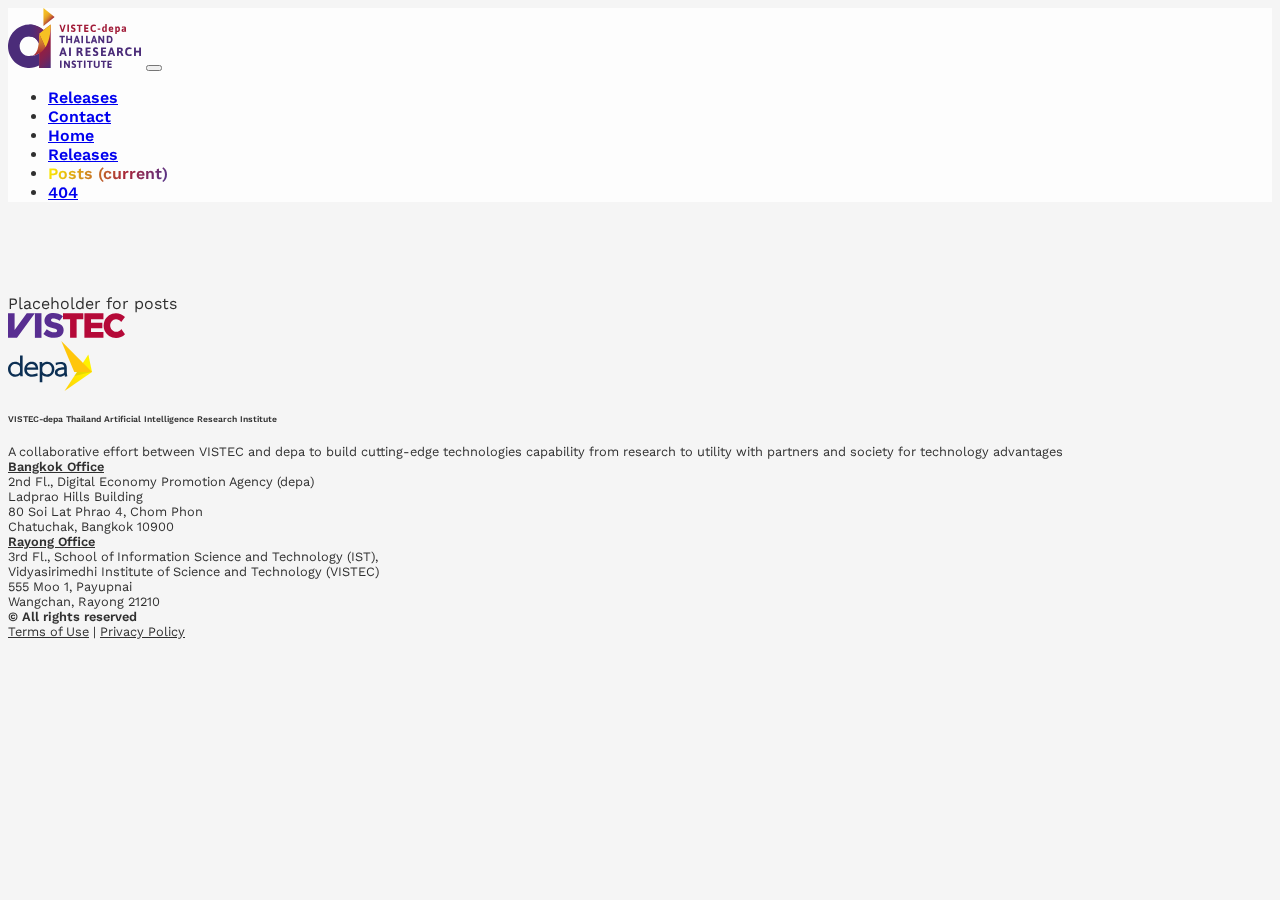
<file: posts/index.html>
<!DOCTYPE html>
<html lang="en-US">

<head>
  <title>Posts | airesearch.in.th</title>

  <!-- Charset -->
<meta charset="utf-8">
<!-- Viewport -->
<meta name="viewport" content="width=device-width, initial-scale=1">
<!-- Search Engine -->
<meta name="description" content="">
<meta name="image" content="">
<meta name="keywords"
  content=", artificial intelligence, research, vistec, depa, vidyasirimedhi, vidyasirimedhi institute of science and technology, digital economy promotion agency, machine translation, open data, dataset, model, artificial intelligence research, research institute">
<meta name="author" content="">
<!-- Schema.org for Google -->
<meta itemprop="name" content="Posts | airesearch.in.th">
<meta itemprop="description" content="">
<meta itemprop="image" content="">
<!-- Twitter -->
<meta name="twitter:card" content="summary">
<meta name="twitter:title" content="Posts | airesearch.in.th">
<meta name="twitter:description" content="">
<meta name="twitter:image:src" content="">
<!-- Open Graph general -->
<meta property="og:title" name="og:title" content="Posts">
<meta property="og:description" name="og:description" content="">
<meta property="og:image" name="og:image" content="">
<meta property="og:url" name="og:url" content="https://airesearch.in.th/posts/">
<meta property="og:site_name" name="og:site_name" content="airesearch.in.th">
<meta property="og:locale" name="og:locale" content="en-US">
<meta property="og:type" name="og:type" content="website">
<meta property="fb:admins" name="fb:admins" content="106755957360414">

  <link rel="stylesheet" href="https://stackpath.bootstrapcdn.com/bootstrap/4.1.3/css/bootstrap.min.css"
  integrity="sha384-MCw98/SFnGE8fJT3GXwEOngsV7Zt27NXFoaoApmYm81iuXoPkFOJwJ8ERdknLPMO" crossorigin="anonymous">

  <link rel="stylesheet" href="/assets/css/main.css" media="none" onload="if(media!='all')media='all'"><noscript><link rel="stylesheet" href="css.css"></noscript>

  <!-- ICONS: DO NOT CHANGE ORDER! -->
<link rel="apple-touch-icon" sizes="180x180" href="/assets/favicon/apple-touch-icon.png">
<link rel="icon" type="image/png" sizes="32x32" href="/assets/favicon/favicon-32x32.png">
<link rel="icon" type="image/png" sizes="194x194" href="/assets/favicon/favicon-194x194.png">
<link rel="icon" type="image/png" sizes="192x192" href="/assets/favicon/android-chrome-192x192.png">
<link rel="icon" type="image/png" sizes="16x16" href="/assets/favicon/favicon-16x16.png">
<link rel="manifest" href="/assets/favicon/site.webmanifest">
<link rel="mask-icon" href="/assets/favicon/safari-pinned-tab.svg" color="#FFF200">
<link rel="shortcut icon" href="/assets/favicon/favicon.ico">
<meta name="apple-mobile-web-app-title" content="airesearch.in.th">
<meta name="application-name" content="airesearch.in.th">
<meta name="msapplication-TileColor" content="#fff200">
<meta name="msapplication-TileImage" content="/assets/favicon/mstile-144x144.png">
<meta name="msapplication-config" content="/assets/favicon/browserconfig.xml">
<meta name="theme-color" content="#ffffff">
<!-- END OF ICONS -->
  <link rel="stylesheet"
  href="https://fonts.googleapis.com/css2?family=Work+Sans:ital,wght@0,300;0,400;0,600;0,700;1,300;1,400;1,600;1,700&display=swap"
  media="none" onload="if(media!='all')media='all'"><noscript>
  <link rel="stylesheet" href="css.css"></noscript>
<link rel="stylesheet"
  href="https://fonts.googleapis.com/css2?family=Sarabun:ital,wght@0,300;0,400;0,600;0,700;1,300;1,400;1,600;1,700&display=swap"
  media="none" onload="if(media!='all')media='all'"><noscript>
  <link rel="stylesheet" href="css.css"></noscript>
  <link rel="stylesheet" href="https://use.fontawesome.com/releases/v5.13.0/css/all.css"
  integrity="sha384-Bfad6CLCknfcloXFOyFnlgtENryhrpZCe29RTifKEixXQZ38WheV+i/6YWSzkz3V" crossorigin="anonymous"
  media="none" onload="if(media!='all')media='all'"><noscript>
  <link rel="stylesheet" href="css.css"></noscript>
  <script src="https://code.jquery.com/jquery-3.3.1.slim.min.js"
  integrity="sha384-q8i/X+965DzO0rT7abK41JStQIAqVgRVzpbzo5smXKp4YfRvH+8abtTE1Pi6jizo" crossorigin="anonymous"></script>
<script src="https://cdnjs.cloudflare.com/ajax/libs/popper.js/1.14.3/umd/popper.min.js"
  integrity="sha384-ZMP7rVo3mIykV+2+9J3UJ46jBk0WLaUAdn689aCwoqbBJiSnjAK/l8WvCWPIPm49" crossorigin="anonymous"></script>
<script src="https://stackpath.bootstrapcdn.com/bootstrap/4.1.3/js/bootstrap.min.js"
  integrity="sha384-ChfqqxuZUCnJSK3+MXmPNIyE6ZbWh2IMqE241rYiqJxyMiZ6OW/JmZQ5stwEULTy" crossorigin="anonymous"></script>
</head>

<body>
  <nav class="navbar navbar-expand-lg fixed-top navbar-light bg-light py-0">
  <div class="container">
    <a class="navbar-brand py-2" href="/"><img loading="lazy"
        src="/assets/img/logo/airesearch-logo.svg" alt="airesearch.in.th logo"></a>
    <button class="navbar-toggler align-self-end mb-2 rounded-0 border-0" type="button" data-toggle="collapse"
      data-target="#navbar-toggler" aria-controls="navbar-toggler" aria-expanded="false" aria-label="Toggle navigation">
      <span class="navbar-toggler-icon"></span>
    </button>
    <div class="collapse navbar-collapse align-self-end" id="navbar-toggler">
      <ul class="navbar-nav my-2 my-lg-0 ml-auto font-weight-semibold">
        <li class="nav-item" data-target=".navbar-collapse.show" data-toggle="collapse">
          <a href="/#releases" class="nav-link">Releases</a>
        <!-- <li class="nav-item" data-target=".navbar-collapse.show" data-toggle="collapse">
          <a href="/#posts" class="nav-link">News+Stories</a>
        </li> -->
        
        
        <li
          class="nav-item">
          <a class="nav-link" href="/contact/">
            Contact
          </a>
        </li>
        
        <li
          class="nav-item d-none disabled">
          <a class="nav-link" href="/">
            Home
          </a>
        </li>
        
        <li
          class="nav-item d-none disabled">
          <a class="nav-link" href="/releases/">
            Releases
          </a>
        </li>
        
        <li
          class="nav-item active d-none disabled">
          <a class="nav-link" href="/posts/">
            Posts <span class="sr-only">(current)</span>
          </a>
        </li>
        
        <li
          class="nav-item d-none disabled">
          <a class="nav-link" href="/404.html">
            404
          </a>
        </li>
        
      </ul>
    </div>
  </div>
</nav>
  <div class="" style="min-height: 4.75rem;"></div>
  Placeholder for posts

  <footer id="footer" class="footer container my-5">
  <div class="border rounded-lg rounded"
  style="width: 40vw; min-width: 18rem; max-width: 30rem; height: 0; border-width: 0.125rem !important;">
</div>
  <div class="row mt-4">
    <div class="col-lg-9 mb-2">
      <div class="row align-items-center">
        <div class="col-auto mb-2">
          <a href="https://www.vistec.ac.th" target="_blank"><img class="footer-logos" id="vistec-footer-logo"
              loading="lazy" src="/assets/img/logo/vistec-logo-notext.svg"></a>
        </div>
        <div class="col-auto p-0 mb-2">
          <i class="fas fa-times"></i>
        </div>
        <div class="col-auto mb-2">
          <a href="https://www.depa.or.th" target="_blank"><img class="footer-logos" id="depa-footer-logo"
              loading="lazy" src="/assets/img/logo/depa-logo.svg"></a>
        </div>
        <div class="col-lg-12 mb-3">
          <h6 class="font-weight-semibold mb-1">VISTEC-depa Thailand Artificial Intelligence Research Institute</h6>
          A collaborative effort between VISTEC and depa to build cutting-edge technologies capability from research to
          utility with partners and society for technology advantages
        </div>
      </div>
    </div>
    <div class="social-row col-lg-3 mb-3 d-flex justify-content-lg-end align-items-start mt-lg-3">
      <a class="ml-0 mr-4" href="https://www.facebook.com/AIResearch.in.th">
        <i class="fab fa-fw fa-2x fa-facebook d-inline"></i>
      </a>
      <!-- <a class="mr-4" href="#"><i class="fab fa-fw fa-2x fa-youtube d-inline"></i></a> -->
      <a class="mr-4" href="/contact/#enquiries"><i class="fas fa-fw fa-2x fa-envelope d-inline"></i></a>
      <a class="mr-4" href="/contact/#enquiries"><i class="fas fa-fw fa-2x fa-phone-alt d-inline"></i></a>
      <a class="mr-4" href="/contact/#offices"><i class="fas fa-fw fa-2x fa-map-marked-alt d-inline"></i></a>
    </div>
    <div class="col-lg-6 mb-3">
      <a class="font-weight-semibold" href="/contact/#offices">Bangkok Office</a><br>
      2nd Fl., Digital Economy Promotion Agency (depa)<br>
      Ladprao Hills Building<br>
      80 Soi Lat Phrao 4, Chom Phon<br>
      Chatuchak, Bangkok 10900
    </div>
    <div class="col-lg-6 mb-3">
      <a class="font-weight-semibold" href="/contact/#offices">Rayong Office</a><br>
      3rd Fl., School of Information Science and Technology (IST),<br>
      Vidyasirimedhi Institute of Science and Technology (VISTEC)<br>
      555 Moo 1, Payupnai<br>
      Wangchan, Rayong 21210
    </div>
    <div class="col-lg-12 mb-3">
      <span class="font-weight-semibold">© All rights reserved</span><br>
      <a href="">Terms of Use</a> | <a href="">Privacy Policy</a>
    </div>
  </div>
</footer>

  
  <!-- Google Analytics -->
<script>
  (function (i, s, o, g, r, a, m) {
    i['GoogleAnalyticsObject'] = r; i[r] = i[r] || function () {
      (i[r].q = i[r].q || []).push(arguments)
    }, i[r].l = 1 * new Date(); a = s.createElement(o),
      m = s.getElementsByTagName(o)[0]; a.async = 1; a.src = g; m.parentNode.insertBefore(a, m)
  })(window, document, 'script', 'https://www.google-analytics.com/analytics.js', 'ga');

  ga('create', 'UA-141096942-1', 'auto');
  ga('send', 'pageview');
</script>
<!-- End Google Analytics -->
  <script>
  (function trackOutbounds() {
    var hitCallbackHandler = function (url, win) {
      if (win) {
        window.open(url, win);
      } else {
        window.location.href = url;
      }
    };
    var addEvent = function (el, eventName, handler) {
      if (el.addEventListener) {
        el.addEventListener(eventName, handler);
      } else {
        el.attachEvent('on' + eventName, function () {
          handler.call(el);
        });
      }
    }
    if (document.getElementsByTagName) {
      var el = document.getElementsByTagName('a');
      var getDomain = document.domain.split('.').reverse()[1] + '.' + document.domain.split('.').reverse()[0];
      // Look thru each a element
      for (var i = 0; i < el.length; i++) {
        // Extract it's href attribute
        var href = (typeof (el[i].getAttribute('href')) == 'string') ? el[i].getAttribute('href') : '';
        // Query the href for the top level domain (xxxxx.com)
        var myDomain = href.match(getDomain);
        // If link is outbound and is not to this domain        
        if ((href.match(/^(https?:|\/\/)/i) && !myDomain) || href.match(/^mailto\:/i)) {
          // Add an event to click
          addEvent(el[i], 'click', function (e) {
            var url = this.getAttribute('href'), win = (typeof (this.getAttribute('target')) == 'string') ? this.getAttribute('target') : '';
            console.log("add event", url);
            // Log even to Analytics, once done, go to the link
            ga('send', 'event', 'outbound', 'click', url,
              { 'hitCallback': hitCallbackHandler(url, win), 'transport': 'beacon' },
              { 'nonInteraction': 1 }
            );
            e.preventDefault();
          });
        }
      }
    }
  })();
</script>
  
</body>

</html>
</file>
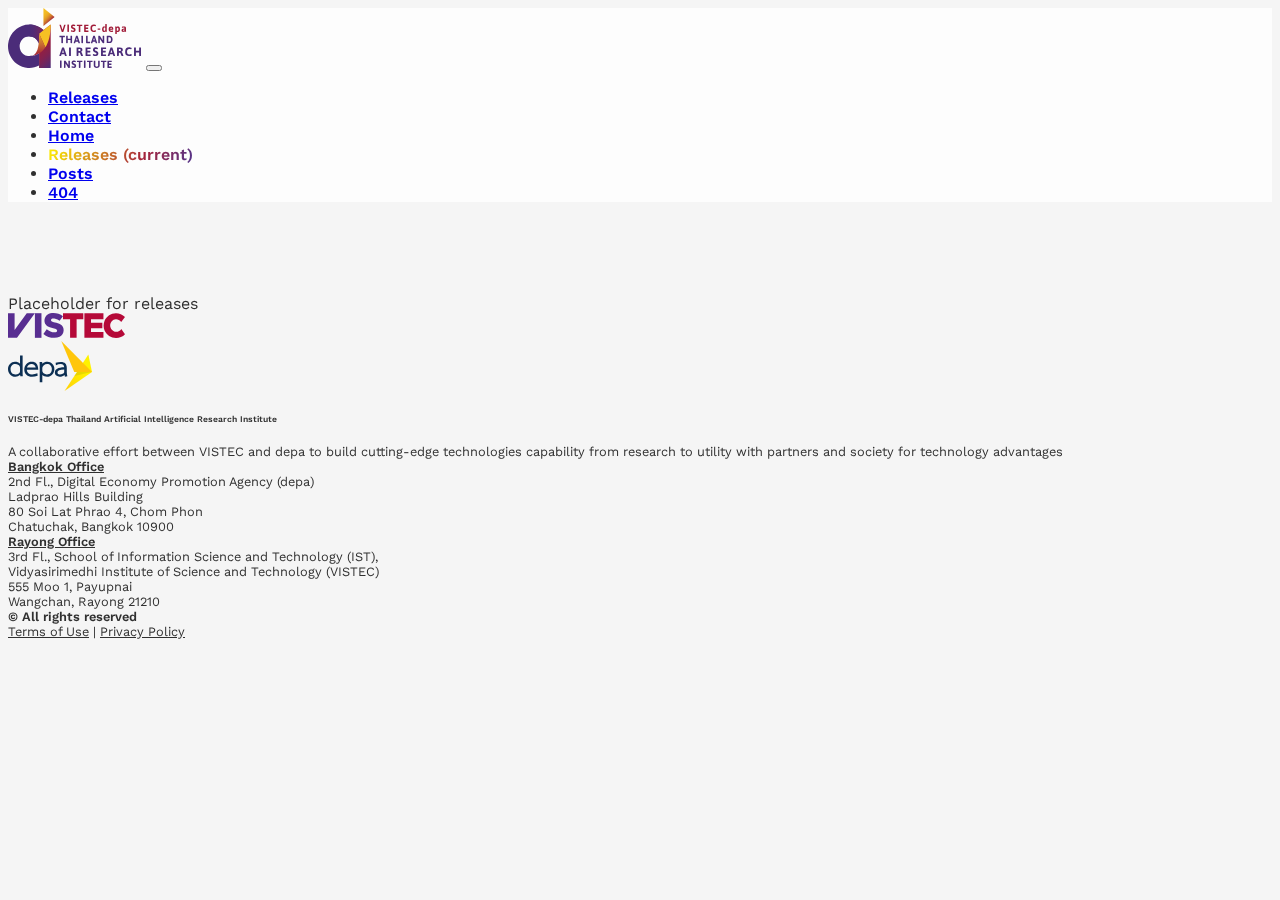
<file: releases/index.html>
<!DOCTYPE html>
<html lang="en-US">

<head>
  <title>Releases | airesearch.in.th</title>

  <!-- Charset -->
<meta charset="utf-8">
<!-- Viewport -->
<meta name="viewport" content="width=device-width, initial-scale=1">
<!-- Search Engine -->
<meta name="description" content="">
<meta name="image" content="">
<meta name="keywords"
  content=", artificial intelligence, research, vistec, depa, vidyasirimedhi, vidyasirimedhi institute of science and technology, digital economy promotion agency, machine translation, open data, dataset, model, artificial intelligence research, research institute">
<meta name="author" content="">
<!-- Schema.org for Google -->
<meta itemprop="name" content="Releases | airesearch.in.th">
<meta itemprop="description" content="">
<meta itemprop="image" content="">
<!-- Twitter -->
<meta name="twitter:card" content="summary">
<meta name="twitter:title" content="Releases | airesearch.in.th">
<meta name="twitter:description" content="">
<meta name="twitter:image:src" content="">
<!-- Open Graph general -->
<meta property="og:title" name="og:title" content="Releases">
<meta property="og:description" name="og:description" content="">
<meta property="og:image" name="og:image" content="">
<meta property="og:url" name="og:url" content="https://airesearch.in.th/releases/">
<meta property="og:site_name" name="og:site_name" content="airesearch.in.th">
<meta property="og:locale" name="og:locale" content="en-US">
<meta property="og:type" name="og:type" content="website">
<meta property="fb:admins" name="fb:admins" content="106755957360414">

  <link rel="stylesheet" href="https://stackpath.bootstrapcdn.com/bootstrap/4.1.3/css/bootstrap.min.css"
  integrity="sha384-MCw98/SFnGE8fJT3GXwEOngsV7Zt27NXFoaoApmYm81iuXoPkFOJwJ8ERdknLPMO" crossorigin="anonymous">

  <link rel="stylesheet" href="/assets/css/main.css" media="none" onload="if(media!='all')media='all'"><noscript><link rel="stylesheet" href="css.css"></noscript>

  <!-- ICONS: DO NOT CHANGE ORDER! -->
<link rel="apple-touch-icon" sizes="180x180" href="/assets/favicon/apple-touch-icon.png">
<link rel="icon" type="image/png" sizes="32x32" href="/assets/favicon/favicon-32x32.png">
<link rel="icon" type="image/png" sizes="194x194" href="/assets/favicon/favicon-194x194.png">
<link rel="icon" type="image/png" sizes="192x192" href="/assets/favicon/android-chrome-192x192.png">
<link rel="icon" type="image/png" sizes="16x16" href="/assets/favicon/favicon-16x16.png">
<link rel="manifest" href="/assets/favicon/site.webmanifest">
<link rel="mask-icon" href="/assets/favicon/safari-pinned-tab.svg" color="#FFF200">
<link rel="shortcut icon" href="/assets/favicon/favicon.ico">
<meta name="apple-mobile-web-app-title" content="airesearch.in.th">
<meta name="application-name" content="airesearch.in.th">
<meta name="msapplication-TileColor" content="#fff200">
<meta name="msapplication-TileImage" content="/assets/favicon/mstile-144x144.png">
<meta name="msapplication-config" content="/assets/favicon/browserconfig.xml">
<meta name="theme-color" content="#ffffff">
<!-- END OF ICONS -->
  <link rel="stylesheet"
  href="https://fonts.googleapis.com/css2?family=Work+Sans:ital,wght@0,300;0,400;0,600;0,700;1,300;1,400;1,600;1,700&display=swap"
  media="none" onload="if(media!='all')media='all'"><noscript>
  <link rel="stylesheet" href="css.css"></noscript>
<link rel="stylesheet"
  href="https://fonts.googleapis.com/css2?family=Sarabun:ital,wght@0,300;0,400;0,600;0,700;1,300;1,400;1,600;1,700&display=swap"
  media="none" onload="if(media!='all')media='all'"><noscript>
  <link rel="stylesheet" href="css.css"></noscript>
  <link rel="stylesheet" href="https://use.fontawesome.com/releases/v5.13.0/css/all.css"
  integrity="sha384-Bfad6CLCknfcloXFOyFnlgtENryhrpZCe29RTifKEixXQZ38WheV+i/6YWSzkz3V" crossorigin="anonymous"
  media="none" onload="if(media!='all')media='all'"><noscript>
  <link rel="stylesheet" href="css.css"></noscript>
  <script src="https://code.jquery.com/jquery-3.3.1.slim.min.js"
  integrity="sha384-q8i/X+965DzO0rT7abK41JStQIAqVgRVzpbzo5smXKp4YfRvH+8abtTE1Pi6jizo" crossorigin="anonymous"></script>
<script src="https://cdnjs.cloudflare.com/ajax/libs/popper.js/1.14.3/umd/popper.min.js"
  integrity="sha384-ZMP7rVo3mIykV+2+9J3UJ46jBk0WLaUAdn689aCwoqbBJiSnjAK/l8WvCWPIPm49" crossorigin="anonymous"></script>
<script src="https://stackpath.bootstrapcdn.com/bootstrap/4.1.3/js/bootstrap.min.js"
  integrity="sha384-ChfqqxuZUCnJSK3+MXmPNIyE6ZbWh2IMqE241rYiqJxyMiZ6OW/JmZQ5stwEULTy" crossorigin="anonymous"></script>
</head>

<body>
  <nav class="navbar navbar-expand-lg fixed-top navbar-light bg-light py-0">
  <div class="container">
    <a class="navbar-brand py-2" href="/"><img loading="lazy"
        src="/assets/img/logo/airesearch-logo.svg" alt="airesearch.in.th logo"></a>
    <button class="navbar-toggler align-self-end mb-2 rounded-0 border-0" type="button" data-toggle="collapse"
      data-target="#navbar-toggler" aria-controls="navbar-toggler" aria-expanded="false" aria-label="Toggle navigation">
      <span class="navbar-toggler-icon"></span>
    </button>
    <div class="collapse navbar-collapse align-self-end" id="navbar-toggler">
      <ul class="navbar-nav my-2 my-lg-0 ml-auto font-weight-semibold">
        <li class="nav-item" data-target=".navbar-collapse.show" data-toggle="collapse">
          <a href="/#releases" class="nav-link">Releases</a>
        <!-- <li class="nav-item" data-target=".navbar-collapse.show" data-toggle="collapse">
          <a href="/#posts" class="nav-link">News+Stories</a>
        </li> -->
        
        
        <li
          class="nav-item">
          <a class="nav-link" href="/contact/">
            Contact
          </a>
        </li>
        
        <li
          class="nav-item d-none disabled">
          <a class="nav-link" href="/">
            Home
          </a>
        </li>
        
        <li
          class="nav-item active d-none disabled">
          <a class="nav-link" href="/releases/">
            Releases <span class="sr-only">(current)</span>
          </a>
        </li>
        
        <li
          class="nav-item d-none disabled">
          <a class="nav-link" href="/posts/">
            Posts
          </a>
        </li>
        
        <li
          class="nav-item d-none disabled">
          <a class="nav-link" href="/404.html">
            404
          </a>
        </li>
        
      </ul>
    </div>
  </div>
</nav>
  <div class="" style="min-height: 4.75rem;"></div>
  Placeholder for releases

  <footer id="footer" class="footer container my-5">
  <div class="border rounded-lg rounded"
  style="width: 40vw; min-width: 18rem; max-width: 30rem; height: 0; border-width: 0.125rem !important;">
</div>
  <div class="row mt-4">
    <div class="col-lg-9 mb-2">
      <div class="row align-items-center">
        <div class="col-auto mb-2">
          <a href="https://www.vistec.ac.th" target="_blank"><img class="footer-logos" id="vistec-footer-logo"
              loading="lazy" src="/assets/img/logo/vistec-logo-notext.svg"></a>
        </div>
        <div class="col-auto p-0 mb-2">
          <i class="fas fa-times"></i>
        </div>
        <div class="col-auto mb-2">
          <a href="https://www.depa.or.th" target="_blank"><img class="footer-logos" id="depa-footer-logo"
              loading="lazy" src="/assets/img/logo/depa-logo.svg"></a>
        </div>
        <div class="col-lg-12 mb-3">
          <h6 class="font-weight-semibold mb-1">VISTEC-depa Thailand Artificial Intelligence Research Institute</h6>
          A collaborative effort between VISTEC and depa to build cutting-edge technologies capability from research to
          utility with partners and society for technology advantages
        </div>
      </div>
    </div>
    <div class="social-row col-lg-3 mb-3 d-flex justify-content-lg-end align-items-start mt-lg-3">
      <a class="ml-0 mr-4" href="https://www.facebook.com/AIResearch.in.th">
        <i class="fab fa-fw fa-2x fa-facebook d-inline"></i>
      </a>
      <!-- <a class="mr-4" href="#"><i class="fab fa-fw fa-2x fa-youtube d-inline"></i></a> -->
      <a class="mr-4" href="/contact/#enquiries"><i class="fas fa-fw fa-2x fa-envelope d-inline"></i></a>
      <a class="mr-4" href="/contact/#enquiries"><i class="fas fa-fw fa-2x fa-phone-alt d-inline"></i></a>
      <a class="mr-4" href="/contact/#offices"><i class="fas fa-fw fa-2x fa-map-marked-alt d-inline"></i></a>
    </div>
    <div class="col-lg-6 mb-3">
      <a class="font-weight-semibold" href="/contact/#offices">Bangkok Office</a><br>
      2nd Fl., Digital Economy Promotion Agency (depa)<br>
      Ladprao Hills Building<br>
      80 Soi Lat Phrao 4, Chom Phon<br>
      Chatuchak, Bangkok 10900
    </div>
    <div class="col-lg-6 mb-3">
      <a class="font-weight-semibold" href="/contact/#offices">Rayong Office</a><br>
      3rd Fl., School of Information Science and Technology (IST),<br>
      Vidyasirimedhi Institute of Science and Technology (VISTEC)<br>
      555 Moo 1, Payupnai<br>
      Wangchan, Rayong 21210
    </div>
    <div class="col-lg-12 mb-3">
      <span class="font-weight-semibold">© All rights reserved</span><br>
      <a href="">Terms of Use</a> | <a href="">Privacy Policy</a>
    </div>
  </div>
</footer>

  
  <!-- Google Analytics -->
<script>
  (function (i, s, o, g, r, a, m) {
    i['GoogleAnalyticsObject'] = r; i[r] = i[r] || function () {
      (i[r].q = i[r].q || []).push(arguments)
    }, i[r].l = 1 * new Date(); a = s.createElement(o),
      m = s.getElementsByTagName(o)[0]; a.async = 1; a.src = g; m.parentNode.insertBefore(a, m)
  })(window, document, 'script', 'https://www.google-analytics.com/analytics.js', 'ga');

  ga('create', 'UA-141096942-1', 'auto');
  ga('send', 'pageview');
</script>
<!-- End Google Analytics -->
  <script>
  (function trackOutbounds() {
    var hitCallbackHandler = function (url, win) {
      if (win) {
        window.open(url, win);
      } else {
        window.location.href = url;
      }
    };
    var addEvent = function (el, eventName, handler) {
      if (el.addEventListener) {
        el.addEventListener(eventName, handler);
      } else {
        el.attachEvent('on' + eventName, function () {
          handler.call(el);
        });
      }
    }
    if (document.getElementsByTagName) {
      var el = document.getElementsByTagName('a');
      var getDomain = document.domain.split('.').reverse()[1] + '.' + document.domain.split('.').reverse()[0];
      // Look thru each a element
      for (var i = 0; i < el.length; i++) {
        // Extract it's href attribute
        var href = (typeof (el[i].getAttribute('href')) == 'string') ? el[i].getAttribute('href') : '';
        // Query the href for the top level domain (xxxxx.com)
        var myDomain = href.match(getDomain);
        // If link is outbound and is not to this domain        
        if ((href.match(/^(https?:|\/\/)/i) && !myDomain) || href.match(/^mailto\:/i)) {
          // Add an event to click
          addEvent(el[i], 'click', function (e) {
            var url = this.getAttribute('href'), win = (typeof (this.getAttribute('target')) == 'string') ? this.getAttribute('target') : '';
            console.log("add event", url);
            // Log even to Analytics, once done, go to the link
            ga('send', 'event', 'outbound', 'click', url,
              { 'hitCallback': hitCallbackHandler(url, win), 'transport': 'beacon' },
              { 'nonInteraction': 1 }
            );
            e.preventDefault();
          });
        }
      }
    }
  })();
</script>
  
</body>

</html>
</file>
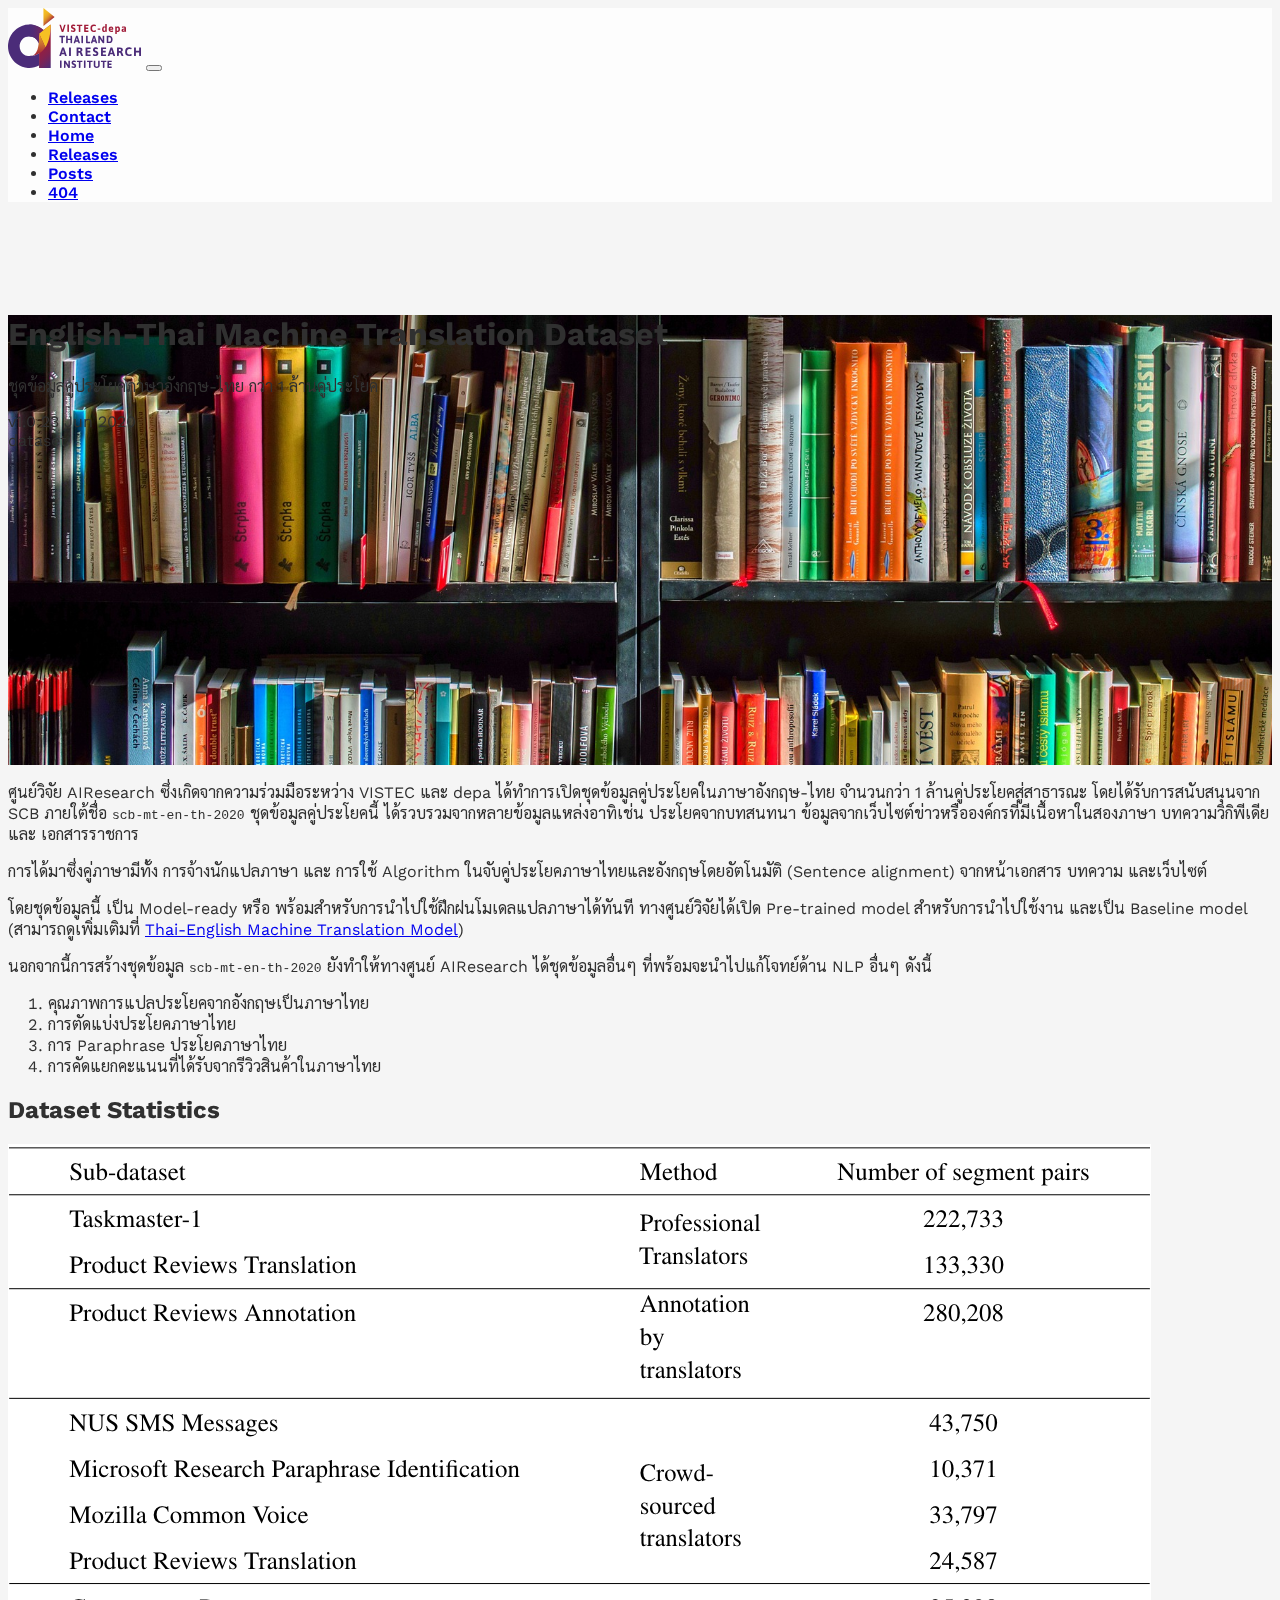
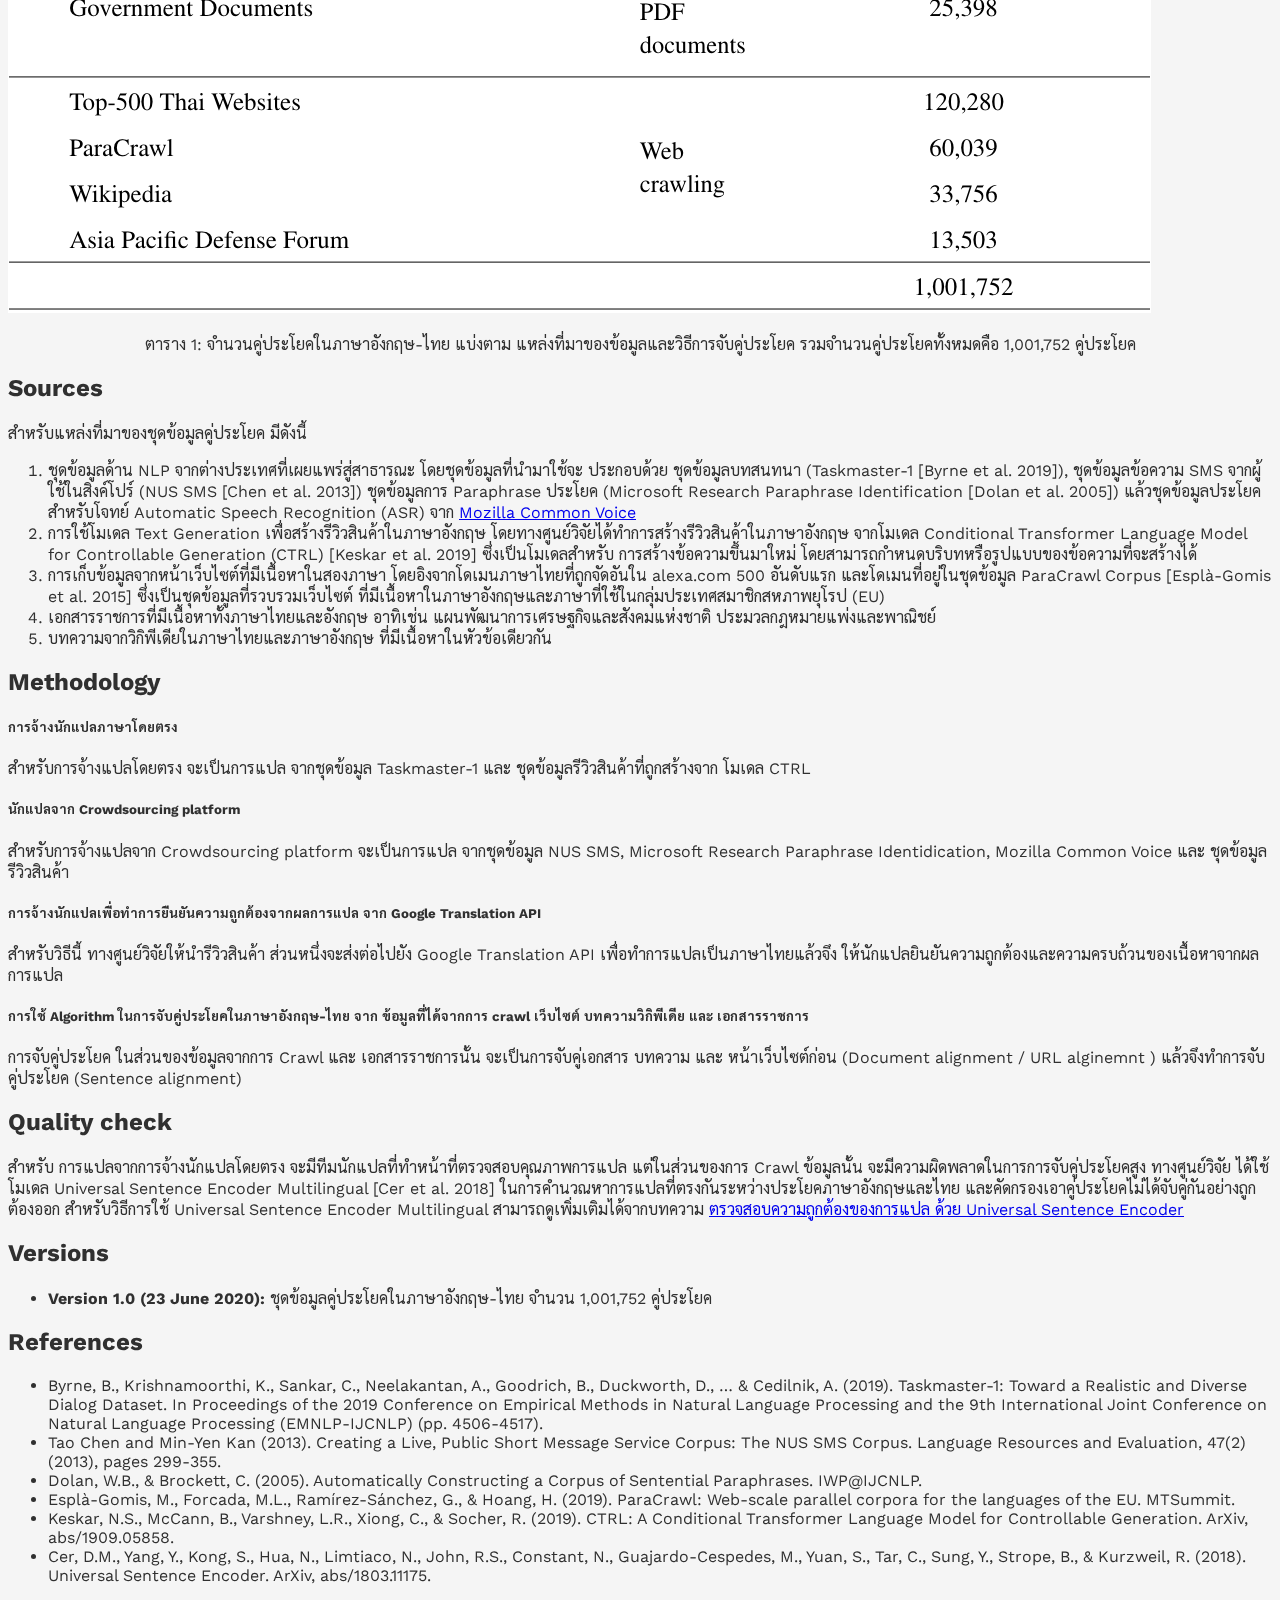
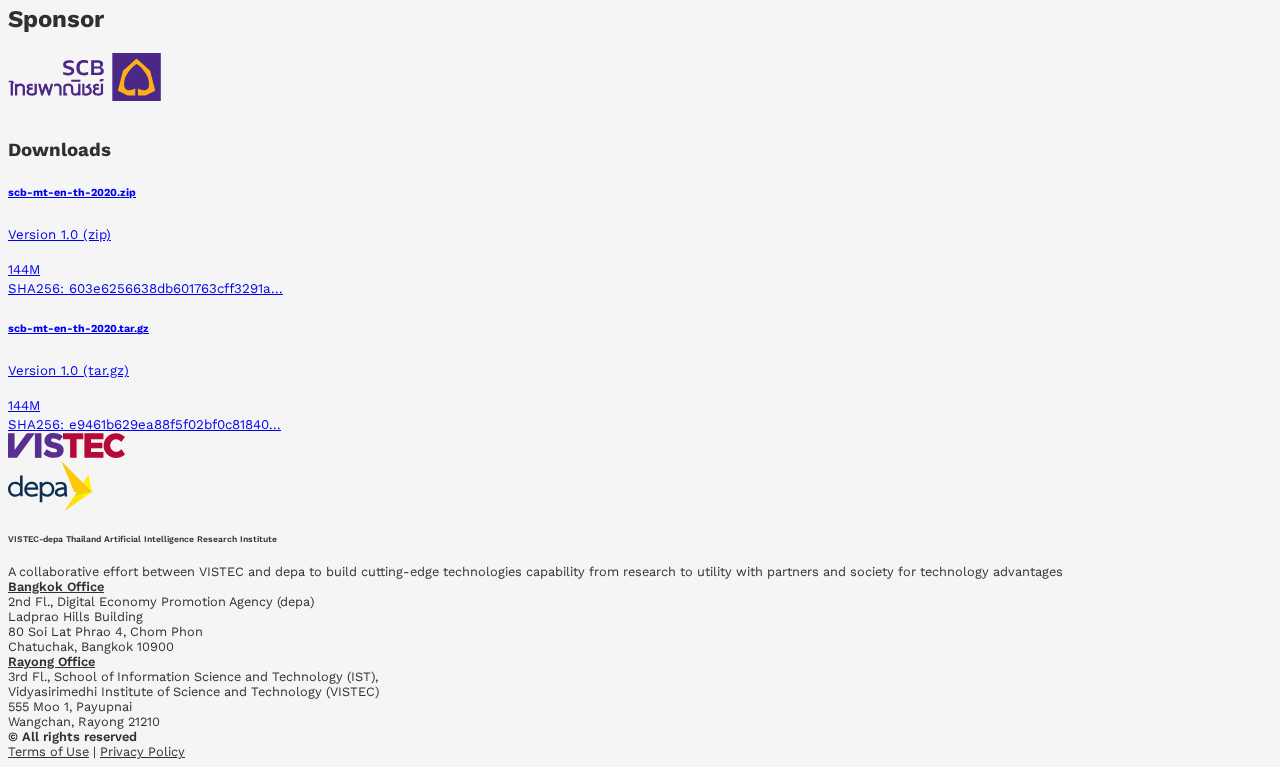
<file: releases/machine-translation-datasets/index.html>
<!DOCTYPE html>
<html lang="en-US">

<head>
  <title>English-Thai Machine Translation Dataset | airesearch.in.th</title>

  <!-- Charset -->
<meta charset="utf-8">
<!-- Viewport -->
<meta name="viewport" content="width=device-width, initial-scale=1">
<!-- Search Engine -->
<meta name="description" content="ชุดข้อมูลคู่ประโยคภาษาอังกฤษ-ไทย กว่า 1 ล้านคู่ประโยค">
<meta name="image" content="https://airesearch.in.th/assets/img/releases/books.jpg">
<meta name="keywords"
  content="dataset, artificial intelligence, research, vistec, depa, vidyasirimedhi, vidyasirimedhi institute of science and technology, digital economy promotion agency, machine translation, open data, dataset, model, artificial intelligence research, research institute">
<meta name="author" content="">
<!-- Schema.org for Google -->
<meta itemprop="name" content="English-Thai Machine Translation Dataset | airesearch.in.th">
<meta itemprop="description" content="ชุดข้อมูลคู่ประโยคภาษาอังกฤษ-ไทย กว่า 1 ล้านคู่ประโยค">
<meta itemprop="image" content="https://airesearch.in.th/assets/img/releases/books.jpg">
<!-- Twitter -->
<meta name="twitter:card" content="summary">
<meta name="twitter:title" content="English-Thai Machine Translation Dataset | airesearch.in.th">
<meta name="twitter:description" content="ชุดข้อมูลคู่ประโยคภาษาอังกฤษ-ไทย กว่า 1 ล้านคู่ประโยค">
<meta name="twitter:image:src" content="https://airesearch.in.th/assets/img/releases/books.jpg">
<!-- Open Graph general -->
<meta property="og:title" name="og:title" content="English-Thai Machine Translation Dataset">
<meta property="og:description" name="og:description" content="ชุดข้อมูลคู่ประโยคภาษาอังกฤษ-ไทย กว่า 1 ล้านคู่ประโยค">
<meta property="og:image" name="og:image" content="https://airesearch.in.th/assets/img/releases/books.jpg">
<meta property="og:url" name="og:url" content="https://airesearch.in.th/releases/machine-translation-datasets/">
<meta property="og:site_name" name="og:site_name" content="airesearch.in.th">
<meta property="og:locale" name="og:locale" content="en-US">
<meta property="og:type" name="og:type" content="website">
<meta property="fb:admins" name="fb:admins" content="106755957360414">

  <link rel="stylesheet" href="https://stackpath.bootstrapcdn.com/bootstrap/4.1.3/css/bootstrap.min.css"
  integrity="sha384-MCw98/SFnGE8fJT3GXwEOngsV7Zt27NXFoaoApmYm81iuXoPkFOJwJ8ERdknLPMO" crossorigin="anonymous">

  <link rel="stylesheet" href="/assets/css/main.css" media="none" onload="if(media!='all')media='all'"><noscript><link rel="stylesheet" href="css.css"></noscript>

  <!-- ICONS: DO NOT CHANGE ORDER! -->
<link rel="apple-touch-icon" sizes="180x180" href="/assets/favicon/apple-touch-icon.png">
<link rel="icon" type="image/png" sizes="32x32" href="/assets/favicon/favicon-32x32.png">
<link rel="icon" type="image/png" sizes="194x194" href="/assets/favicon/favicon-194x194.png">
<link rel="icon" type="image/png" sizes="192x192" href="/assets/favicon/android-chrome-192x192.png">
<link rel="icon" type="image/png" sizes="16x16" href="/assets/favicon/favicon-16x16.png">
<link rel="manifest" href="/assets/favicon/site.webmanifest">
<link rel="mask-icon" href="/assets/favicon/safari-pinned-tab.svg" color="#FFF200">
<link rel="shortcut icon" href="/assets/favicon/favicon.ico">
<meta name="apple-mobile-web-app-title" content="airesearch.in.th">
<meta name="application-name" content="airesearch.in.th">
<meta name="msapplication-TileColor" content="#fff200">
<meta name="msapplication-TileImage" content="/assets/favicon/mstile-144x144.png">
<meta name="msapplication-config" content="/assets/favicon/browserconfig.xml">
<meta name="theme-color" content="#ffffff">
<!-- END OF ICONS -->
  <link rel="stylesheet"
  href="https://fonts.googleapis.com/css2?family=Work+Sans:ital,wght@0,300;0,400;0,600;0,700;1,300;1,400;1,600;1,700&display=swap"
  media="none" onload="if(media!='all')media='all'"><noscript>
  <link rel="stylesheet" href="css.css"></noscript>
<link rel="stylesheet"
  href="https://fonts.googleapis.com/css2?family=Sarabun:ital,wght@0,300;0,400;0,600;0,700;1,300;1,400;1,600;1,700&display=swap"
  media="none" onload="if(media!='all')media='all'"><noscript>
  <link rel="stylesheet" href="css.css"></noscript>
  <link rel="stylesheet" href="https://use.fontawesome.com/releases/v5.13.0/css/all.css"
  integrity="sha384-Bfad6CLCknfcloXFOyFnlgtENryhrpZCe29RTifKEixXQZ38WheV+i/6YWSzkz3V" crossorigin="anonymous"
  media="none" onload="if(media!='all')media='all'"><noscript>
  <link rel="stylesheet" href="css.css"></noscript>
  <script src="https://code.jquery.com/jquery-3.3.1.slim.min.js"
  integrity="sha384-q8i/X+965DzO0rT7abK41JStQIAqVgRVzpbzo5smXKp4YfRvH+8abtTE1Pi6jizo" crossorigin="anonymous"></script>
<script src="https://cdnjs.cloudflare.com/ajax/libs/popper.js/1.14.3/umd/popper.min.js"
  integrity="sha384-ZMP7rVo3mIykV+2+9J3UJ46jBk0WLaUAdn689aCwoqbBJiSnjAK/l8WvCWPIPm49" crossorigin="anonymous"></script>
<script src="https://stackpath.bootstrapcdn.com/bootstrap/4.1.3/js/bootstrap.min.js"
  integrity="sha384-ChfqqxuZUCnJSK3+MXmPNIyE6ZbWh2IMqE241rYiqJxyMiZ6OW/JmZQ5stwEULTy" crossorigin="anonymous"></script>
</head>

<body>
  <nav class="navbar navbar-expand-lg fixed-top navbar-light bg-light py-0">
  <div class="container">
    <a class="navbar-brand py-2" href="/"><img loading="lazy"
        src="/assets/img/logo/airesearch-logo.svg" alt="airesearch.in.th logo"></a>
    <button class="navbar-toggler align-self-end mb-2 rounded-0 border-0" type="button" data-toggle="collapse"
      data-target="#navbar-toggler" aria-controls="navbar-toggler" aria-expanded="false" aria-label="Toggle navigation">
      <span class="navbar-toggler-icon"></span>
    </button>
    <div class="collapse navbar-collapse align-self-end" id="navbar-toggler">
      <ul class="navbar-nav my-2 my-lg-0 ml-auto font-weight-semibold">
        <li class="nav-item" data-target=".navbar-collapse.show" data-toggle="collapse">
          <a href="/#releases" class="nav-link">Releases</a>
        <!-- <li class="nav-item" data-target=".navbar-collapse.show" data-toggle="collapse">
          <a href="/#posts" class="nav-link">News+Stories</a>
        </li> -->
        
        
        <li
          class="nav-item">
          <a class="nav-link" href="/contact/">
            Contact
          </a>
        </li>
        
        <li
          class="nav-item d-none disabled">
          <a class="nav-link" href="/">
            Home
          </a>
        </li>
        
        <li
          class="nav-item d-none disabled">
          <a class="nav-link" href="/releases/">
            Releases
          </a>
        </li>
        
        <li
          class="nav-item d-none disabled">
          <a class="nav-link" href="/posts/">
            Posts
          </a>
        </li>
        
        <li
          class="nav-item d-none disabled">
          <a class="nav-link" href="/404.html">
            404
          </a>
        </li>
        
      </ul>
    </div>
  </div>
</nav>
  <div class="" style="min-height: 4.75rem;"></div>
  <section class="release">
  <section class="release-jumbotron text-light d-flex flex-col align-items-end position-relative" 
    style="background-image: url('/assets/img/releases/books.jpg');" >
    <div class="w-100 h-100 release-jumbotron-filter position-absolute"></div>
    <div class="container mb-4">
      <div class="row align-items-stretch">
        <div class="col-lg-10">
          <h1>English-Thai Machine Translation Dataset</h1>
          <p class="lead">ชุดข้อมูลคู่ประโยคภาษาอังกฤษ-ไทย กว่า 1 ล้านคู่ประโยค</p>
        </div>
        <div class="col-lg-2 d-flex flex-column my-auto pl-lg-0">
          <span><i class="fas fa-code-branch fa-fw fa-sm"></i> v1.0</span>
          <span><i class="far fa-calendar-alt fa-fw fa-sm"></i> 23 Jun 2020</span>
          <div class="d-flex flex-row mt-2">
            
            <span class="badge badge-light mr-1">dataset</span>
            
          </div>
        </div>
      </div>
    </div>
  </section>
  <section class="container mt-5">
    <div class="row">
      <div class="col-lg-8">
        <article class="text-justify">
          <p>ศูนย์วิจัย AIResearch ซึ่งเกิดจากความร่วมมือระหว่าง VISTEC และ depa ได้ทำการเปิดชุดข้อมูลคู่ประโยคในภาษาอังกฤษ-ไทย จำนวนกว่า 1 ล้านคู่ประโยคสู่สาธารณะ โดยได้รับการสนับสนุนจาก SCB ภายใต้ชื่อ <code class="language-plaintext highlighter-rouge">scb-mt-en-th-2020</code> ชุดข้อมูลคู่ประโยคนี้ ได้รวบรวมจากหลายข้อมูลแหล่งอาทิเช่น ประโยคจากบทสนทนา ข้อมูลจากเว็บไซต์ข่าวหรือองค์กรที่มีเนื้อหาในสองภาษา บทความวิกิพีเดีย และ เอกสารราชการ</p>

<p>การได้มาซึ่งคู่ภาษามีทั้ง การจ้างนักแปลภาษา และ การใช้ Algorithm ในจับคู่ประโยคภาษาไทยและอังกฤษโดยอัตโนมัติ (Sentence alignment) จากหน้าเอกสาร บทความ และเว็บไซต์</p>

<p>โดยชุดข้อมูลนี้ เป็น Model-ready หรือ พร้อมสำหรับการนำไปใช้ฝึกฝนโมเดลแปลภาษาได้ทันที ทางศูนย์วิจัยได้เปิด Pre-trained model สำหรับการนำไปใช้งาน และเป็น Baseline model (สามารถดูเพิ่มเติมที่ <a href="https://www.airesearch.in.th/releases/machine-translation-models">Thai-English Machine Translation Model</a>)</p>

<p>นอกจากนี้การสร้างชุดข้อมูล <code class="language-plaintext highlighter-rouge">scb-mt-en-th-2020</code> ยังทำให้ทางศูนย์ AIResearch ได้ชุดข้อมูลอื่นๆ ที่พร้อมจะนำไปแก้โจทย์ด้าน NLP อื่นๆ ดังนี้</p>

<ol>
  <li>คุณภาพการแปลประโยคจากอังกฤษเป็นภาษาไทย</li>
  <li>การตัดแบ่งประโยคภาษาไทย</li>
  <li>การ Paraphrase ประโยคภาษาไทย</li>
  <li>การคัดแยกคะแนนที่ได้รับจากรีวิวสินค้าในภาษาไทย</li>
</ol>

<h2 id="dataset-statistics">Dataset Statistics</h2>

<p><img src="/assets/img/releases/machine_translation_datasets/scb-mt-en-th-2020_stats_v1.0.png" alt="Dataset Statistics" /></p>

<p style="text-align: center;">ตาราง 1: จำนวนคู่ประโยคในภาษาอังกฤษ-ไทย แบ่งตาม แหล่งที่มาของข้อมูลและวิธีการจับคู่ประโยค รวมจำนวนคู่ประโยคทั้งหมดคือ 1,001,752 คู่ประโยค</p>

<h2 id="sources">Sources</h2>

<p>สำหรับแหล่งที่มาของชุดข้อมูลคู่ประโยค มีดังนี้</p>

<ol>
  <li>ชุดข้อมูลด้าน NLP จากต่างประเทศที่เผยแพร่สู่สาธารณะ โดยชุดข้อมูลที่นำมาใช้จะ ประกอบด้วย ชุดข้อมูลบทสนทนา (Taskmaster-1 [Byrne et al. 2019]), ชุดข้อมูลข้อความ SMS จากผู้ใช้ในสิงค์โปร์ (NUS SMS [Chen et al. 2013]) ชุดข้อมูลการ Paraphrase ประโยค (Microsoft Research Paraphrase Identification [Dolan et al. 2005]) แล้วชุดข้อมูลประโยคสำหรับโจทย์ Automatic Speech Recognition (ASR) จาก <a href="https://voice.mozilla.org/en">Mozilla Common Voice</a></li>
  <li>การใช้โมเดล Text Generation เพื่อสร้างรีวิวสินค้าในภาษาอังกฤษ โดยทางศูนย์วิจัยได้ทำการสร้างรีวิวสินค้าในภาษาอังกฤษ จากโมเดล Conditional Transformer Language Model for Controllable Generation (CTRL) [Keskar et al. 2019] ซึ่งเป็นโมเดลสำหรับ การสร้างข้อความขึ้นมาใหม่ โดยสามารถกำหนดบริบทหรือรูปแบบของข้อความที่จะสร้างได้</li>
  <li>การเก็บข้อมูลจากหน้าเว็บไซต์ที่มีเนื้อหาในสองภาษา โดยอิงจากโดเมนภาษาไทยที่ถูกจัดอันใน alexa.com 500 อันดับแรก และโดเมนที่อยู่ในชุดข้อมูล ParaCrawl Corpus [Esplà-Gomis et al. 2015] ซึ่งเป็นชุดข้อมูลที่รวบรวมเว็บไซต์ ที่มีเนื้อหาในภาษาอังกฤษและภาษาที่ใช้ในกลุ่มประเทศสมาชิกสหภาพยุโรป (EU)</li>
  <li>เอกสารราชการที่มีเนื้อหาทั้งภาษาไทยและอังกฤษ อาทิเช่น แผนพัฒนาการเศรษฐกิจและสังคมแห่งชาติ ประมวลกฎหมายแพ่งและพาณิชย์</li>
  <li>บทความจากวิกิพีเดียในภาษาไทยและภาษาอังกฤษ ที่มีเนื้อหาในหัวข้อเดียวกัน</li>
</ol>

<h2 id="methodology">Methodology</h2>

<h5 id="การจ้างนักแปลภาษาโดยตรง">การจ้างนักแปลภาษาโดยตรง</h5>

<p>สำหรับการจ้างแปลโดยตรง จะเป็นการแปล จากชุดข้อมูล Taskmaster-1 และ ชุดข้อมูลรีวิวสินค้าที่ถูกสร้างจาก โมเดล CTRL</p>

<h5 id="นักแปลจาก-crowdsourcing-platform">นักแปลจาก Crowdsourcing platform</h5>

<p>สำหรับการจ้างแปลจาก Crowdsourcing platform จะเป็นการแปล จากชุดข้อมูล NUS SMS, Microsoft Research Paraphrase Identidication, Mozilla Common Voice และ ชุดข้อมูลรีวิวสินค้า</p>

<h5 id="การจ้างนักแปลเพื่อทำการยืนยันความถูกต้องจากผลการแปล-จาก-google-translation-api">การจ้างนักแปลเพื่อทำการยืนยันความถูกต้องจากผลการแปล จาก Google Translation API</h5>

<p>สำหรับวิธีนี้ ทางศูนย์วิจัยให้นำรีวิวสินค้า ส่วนหนึ่งจะส่งต่อไปยัง Google Translation API เพื่อทำการแปลเป็นภาษาไทยแล้วจึง ให้นักแปลยินยันความถูกต้องและความครบถ้วนของเนื้อหาจากผลการแปล</p>

<h5 id="การใช้-algorithm-ในการจับคู่ประโยคในภาษาอังกฤษ-ไทย-จาก-ข้อมูลที่ได้จากการ-crawl-เว็บไซต์-บทความวิกิพีเดีย-และ-เอกสารราชการ">การใช้ Algorithm ในการจับคู่ประโยคในภาษาอังกฤษ-ไทย จาก ข้อมูลที่ได้จากการ crawl เว็บไซต์ บทความวิกิพีเดีย และ เอกสารราชการ</h5>

<p>การจับคู่ประโยค ในส่วนของข้อมูลจากการ Crawl และ เอกสารราชการนั้น จะเป็นการจับคู่เอกสาร บทความ และ หน้าเว็บไซต์ก่อน (Document alignment / URL alginemnt ) แล้วจึงทำการจับคู่ประโยค (Sentence alignment)</p>

<h2 id="quality-check">Quality check</h2>

<p>สำหรับ การแปลจากการจ้างนักแปลโดยตรง จะมีทีมนักแปลที่ทำหน้าที่ตรวจสอบคุณภาพการแปล แต่ในส่วนของการ Crawl ข้อมูลนั้น จะมีความผิดพลาดในการการจับคู่ประโยคสูง ทางศูนย์วิจัย ได้ใช้ โมเดล Universal Sentence Encoder Multilingual [Cer et al. 2018] ในการคำนวณหาการแปลที่ตรงกันระหว่างประโยคภาษาอังกฤษและไทย และคัดกรองเอาคู่ประโยคไม่ได้จับคู่กันอย่างถูกต้องออก สำหรับวิธีการใช้ Universal Sentence Encoder Multilingual สามารถดูเพิ่มเติมได้จากบทความ <a href="https://medium.com/airesearch-in-th/%E0%B8%95%E0%B8%A3%E0%B8%A7%E0%B8%88%E0%B8%AA%E0%B8%AD%E0%B8%9A%E0%B8%84%E0%B8%A7%E0%B8%B2%E0%B8%A1%E0%B8%96%E0%B8%B9%E0%B8%81%E0%B8%95%E0%B9%89%E0%B8%AD%E0%B8%87%E0%B8%82%E0%B8%AD%E0%B8%87%E0%B8%81%E0%B8%B2%E0%B8%A3%E0%B9%81%E0%B8%9B%E0%B8%A5-%E0%B8%94%E0%B9%89%E0%B8%A7%E0%B8%A2-universal-sentence-encoder-ad3c156c2e9b">ตรวจสอบความถูกต้องของการแปล ด้วย Universal Sentence Encoder</a></p>

<h2 id="versions">Versions</h2>

<ul>
  <li><strong>Version 1.0 (23 June 2020):</strong> ชุดข้อมูลคู่ประโยคในภาษาอังกฤษ-ไทย จำนวน 1,001,752 คู่ประโยค</li>
</ul>

<h2 id="references">References</h2>

<ul>
  <li>Byrne, B., Krishnamoorthi, K., Sankar, C., Neelakantan, A., Goodrich, B., Duckworth, D., … &amp; Cedilnik, A. (2019). Taskmaster-1: Toward a Realistic and Diverse Dialog Dataset. In Proceedings of the 2019 Conference on Empirical Methods in Natural Language Processing and the 9th International Joint Conference on Natural Language Processing (EMNLP-IJCNLP) (pp. 4506-4517).</li>
  <li>Tao Chen and Min-Yen Kan (2013). Creating a Live, Public Short Message Service Corpus: The NUS SMS Corpus. Language Resources and Evaluation, 47(2)(2013), pages 299-355.</li>
  <li>Dolan, W.B., &amp; Brockett, C. (2005). Automatically Constructing a Corpus of Sentential Paraphrases. IWP@IJCNLP.</li>
  <li>Esplà-Gomis, M., Forcada, M.L., Ramírez-Sánchez, G., &amp; Hoang, H. (2019). ParaCrawl: Web-scale parallel corpora for the languages of the EU. MTSummit.</li>
  <li>Keskar, N.S., McCann, B., Varshney, L.R., Xiong, C., &amp; Socher, R. (2019). CTRL: A Conditional Transformer Language Model for Controllable Generation. ArXiv, abs/1909.05858.</li>
  <li>Cer, D.M., Yang, Y., Kong, S., Hua, N., Limtiaco, N., John, R.S., Constant, N., Guajardo-Cespedes, M., Yuan, S., Tar, C., Sung, Y., Strope, B., &amp; Kurzweil, R. (2018). Universal Sentence Encoder. ArXiv, abs/1803.11175.</li>
</ul>

<h2 id="sponsor">Sponsor</h2>

<p><img src="/assets/img/sponsors/scb-logo.svg" alt="SCB" /></p>

        </article>
      </div>
      <section id="downloads" class="col-lg-4 download-items mt-4 mt-lg-0">
        
        <h3>Downloads</h3>
        <div class="list-group rounded-0 border-0">
          
          <a href="https://github.com/vistec-AI/dataset-releases/releases/download/scb-mt-en-th-2020_v1.0/scb-mt-en-th-2020.zip" class="list-group-item list-group-item-action download-item" target="_blank">
            <h6 class="">scb-mt-en-th-2020.zip</h6>
            <p class=""><small>Version 1.0 (zip)</small></p>
            <small><i class="fas fa-download fa-sm fa-fw"></i> 144M</small><br>
            <small><span data-toggle="tooltip" data-placement="bottom" title="603e6256638db601763cff3291a296e4152fad6fddb4721031cce0f27925e7fe"><i
                  class="fas fa-hashtag fa-sm fa-fw"></i> SHA256:
                603e6256638db601763cff3291a...</span></small>
          </a>
          
          <a href="https://github.com/vistec-AI/dataset-releases/releases/download/scb-mt-en-th-2020_v1.0/scb-mt-en-th-2020.tar.gz" class="list-group-item list-group-item-action download-item" target="_blank">
            <h6 class="">scb-mt-en-th-2020.tar.gz</h6>
            <p class=""><small>Version 1.0 (tar.gz)</small></p>
            <small><i class="fas fa-download fa-sm fa-fw"></i> 144M</small><br>
            <small><span data-toggle="tooltip" data-placement="bottom" title="e9461b629ea88f5f02bf0c818404a3a45662ab04f4dfc3be913f39b951e011bb"><i
                  class="fas fa-hashtag fa-sm fa-fw"></i> SHA256:
                e9461b629ea88f5f02bf0c81840...</span></small>
          </a>
          
        </div>
        
      </section>
    </div>
  </section>
</section>
  <footer id="footer" class="footer container my-5">
  <div class="border rounded-lg rounded"
  style="width: 40vw; min-width: 18rem; max-width: 30rem; height: 0; border-width: 0.125rem !important;">
</div>
  <div class="row mt-4">
    <div class="col-lg-9 mb-2">
      <div class="row align-items-center">
        <div class="col-auto mb-2">
          <a href="https://www.vistec.ac.th" target="_blank"><img class="footer-logos" id="vistec-footer-logo"
              loading="lazy" src="/assets/img/logo/vistec-logo-notext.svg"></a>
        </div>
        <div class="col-auto p-0 mb-2">
          <i class="fas fa-times"></i>
        </div>
        <div class="col-auto mb-2">
          <a href="https://www.depa.or.th" target="_blank"><img class="footer-logos" id="depa-footer-logo"
              loading="lazy" src="/assets/img/logo/depa-logo.svg"></a>
        </div>
        <div class="col-lg-12 mb-3">
          <h6 class="font-weight-semibold mb-1">VISTEC-depa Thailand Artificial Intelligence Research Institute</h6>
          A collaborative effort between VISTEC and depa to build cutting-edge technologies capability from research to
          utility with partners and society for technology advantages
        </div>
      </div>
    </div>
    <div class="social-row col-lg-3 mb-3 d-flex justify-content-lg-end align-items-start mt-lg-3">
      <a class="ml-0 mr-4" href="https://www.facebook.com/AIResearch.in.th">
        <i class="fab fa-fw fa-2x fa-facebook d-inline"></i>
      </a>
      <!-- <a class="mr-4" href="#"><i class="fab fa-fw fa-2x fa-youtube d-inline"></i></a> -->
      <a class="mr-4" href="/contact/#enquiries"><i class="fas fa-fw fa-2x fa-envelope d-inline"></i></a>
      <a class="mr-4" href="/contact/#enquiries"><i class="fas fa-fw fa-2x fa-phone-alt d-inline"></i></a>
      <a class="mr-4" href="/contact/#offices"><i class="fas fa-fw fa-2x fa-map-marked-alt d-inline"></i></a>
    </div>
    <div class="col-lg-6 mb-3">
      <a class="font-weight-semibold" href="/contact/#offices">Bangkok Office</a><br>
      2nd Fl., Digital Economy Promotion Agency (depa)<br>
      Ladprao Hills Building<br>
      80 Soi Lat Phrao 4, Chom Phon<br>
      Chatuchak, Bangkok 10900
    </div>
    <div class="col-lg-6 mb-3">
      <a class="font-weight-semibold" href="/contact/#offices">Rayong Office</a><br>
      3rd Fl., School of Information Science and Technology (IST),<br>
      Vidyasirimedhi Institute of Science and Technology (VISTEC)<br>
      555 Moo 1, Payupnai<br>
      Wangchan, Rayong 21210
    </div>
    <div class="col-lg-12 mb-3">
      <span class="font-weight-semibold">© All rights reserved</span><br>
      <a href="">Terms of Use</a> | <a href="">Privacy Policy</a>
    </div>
  </div>
</footer>

  
  <!-- Google Analytics -->
<script>
  (function (i, s, o, g, r, a, m) {
    i['GoogleAnalyticsObject'] = r; i[r] = i[r] || function () {
      (i[r].q = i[r].q || []).push(arguments)
    }, i[r].l = 1 * new Date(); a = s.createElement(o),
      m = s.getElementsByTagName(o)[0]; a.async = 1; a.src = g; m.parentNode.insertBefore(a, m)
  })(window, document, 'script', 'https://www.google-analytics.com/analytics.js', 'ga');

  ga('create', 'UA-141096942-1', 'auto');
  ga('send', 'pageview');
</script>
<!-- End Google Analytics -->
  <script>
  (function trackOutbounds() {
    var hitCallbackHandler = function (url, win) {
      if (win) {
        window.open(url, win);
      } else {
        window.location.href = url;
      }
    };
    var addEvent = function (el, eventName, handler) {
      if (el.addEventListener) {
        el.addEventListener(eventName, handler);
      } else {
        el.attachEvent('on' + eventName, function () {
          handler.call(el);
        });
      }
    }
    if (document.getElementsByTagName) {
      var el = document.getElementsByTagName('a');
      var getDomain = document.domain.split('.').reverse()[1] + '.' + document.domain.split('.').reverse()[0];
      // Look thru each a element
      for (var i = 0; i < el.length; i++) {
        // Extract it's href attribute
        var href = (typeof (el[i].getAttribute('href')) == 'string') ? el[i].getAttribute('href') : '';
        // Query the href for the top level domain (xxxxx.com)
        var myDomain = href.match(getDomain);
        // If link is outbound and is not to this domain        
        if ((href.match(/^(https?:|\/\/)/i) && !myDomain) || href.match(/^mailto\:/i)) {
          // Add an event to click
          addEvent(el[i], 'click', function (e) {
            var url = this.getAttribute('href'), win = (typeof (this.getAttribute('target')) == 'string') ? this.getAttribute('target') : '';
            console.log("add event", url);
            // Log even to Analytics, once done, go to the link
            ga('send', 'event', 'outbound', 'click', url,
              { 'hitCallback': hitCallbackHandler(url, win), 'transport': 'beacon' },
              { 'nonInteraction': 1 }
            );
            e.preventDefault();
          });
        }
      }
    }
  })();
</script>
  
</body>

</html>
</file>
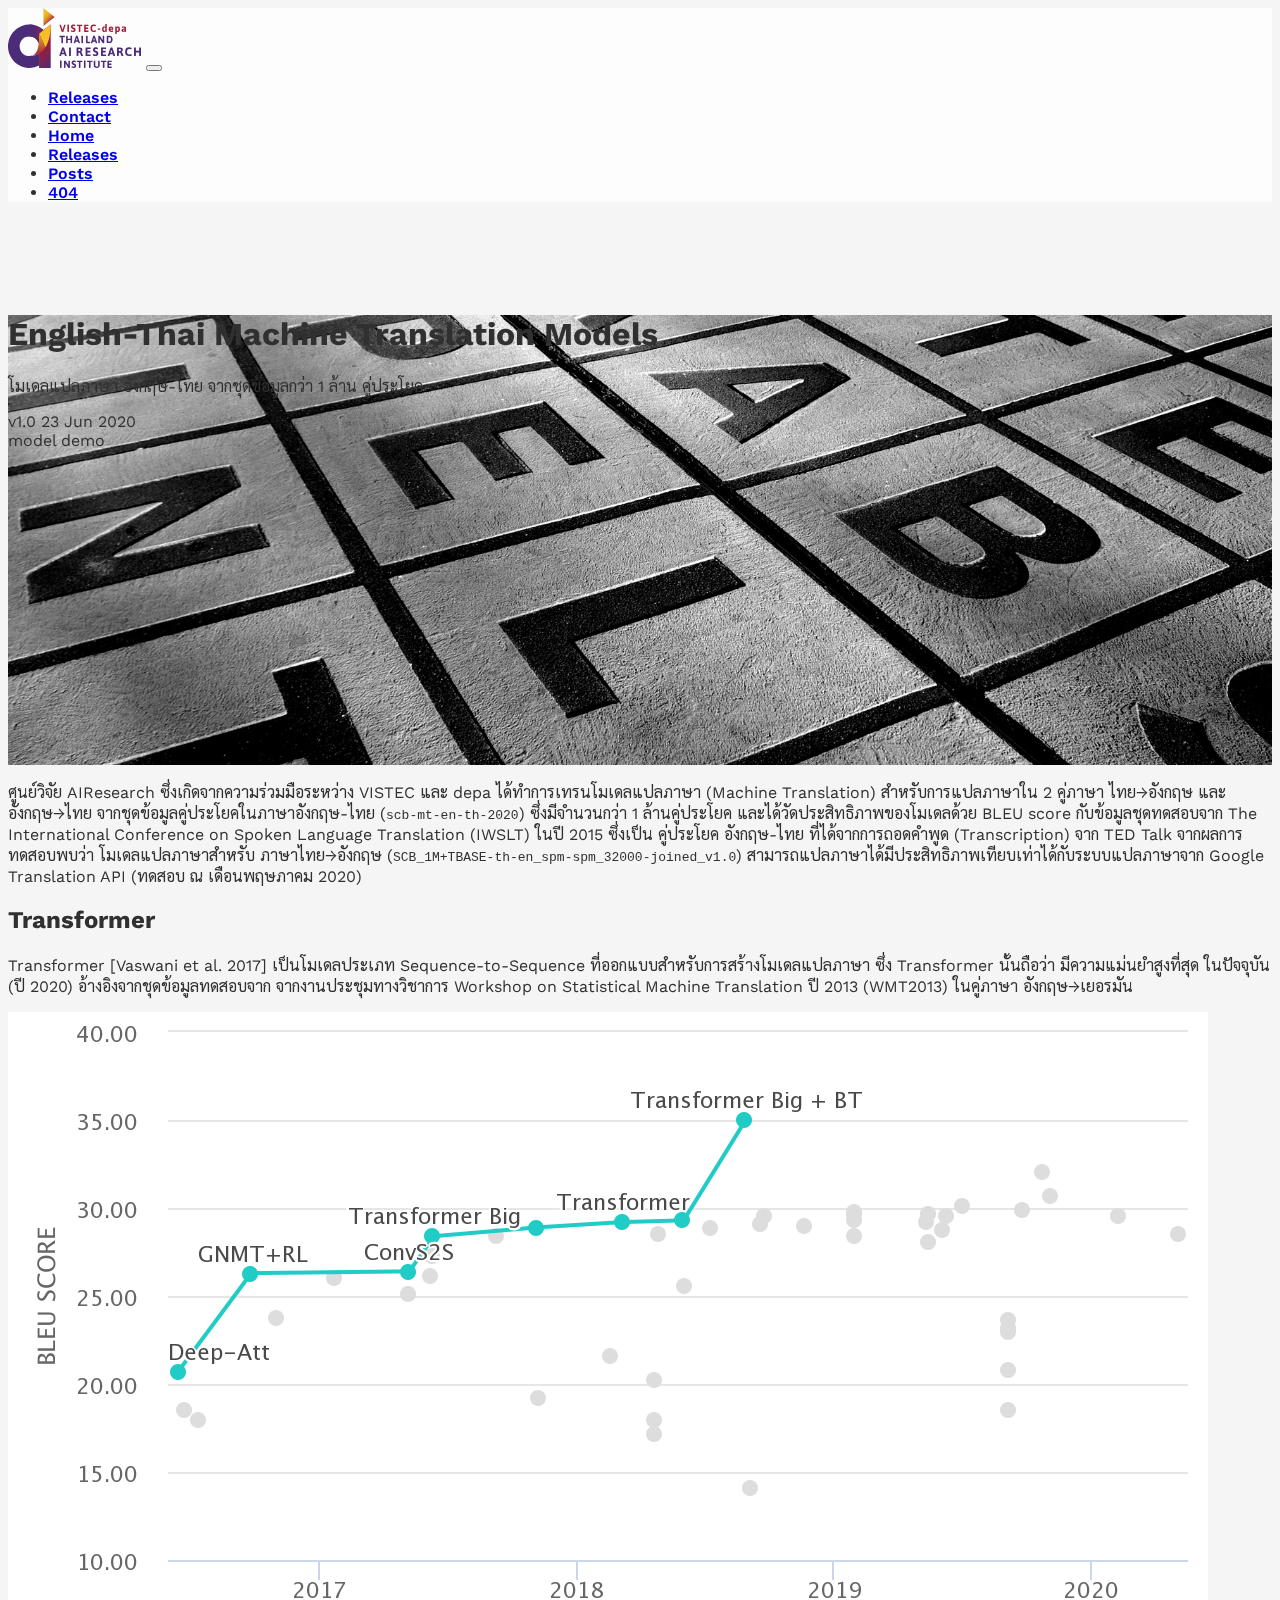
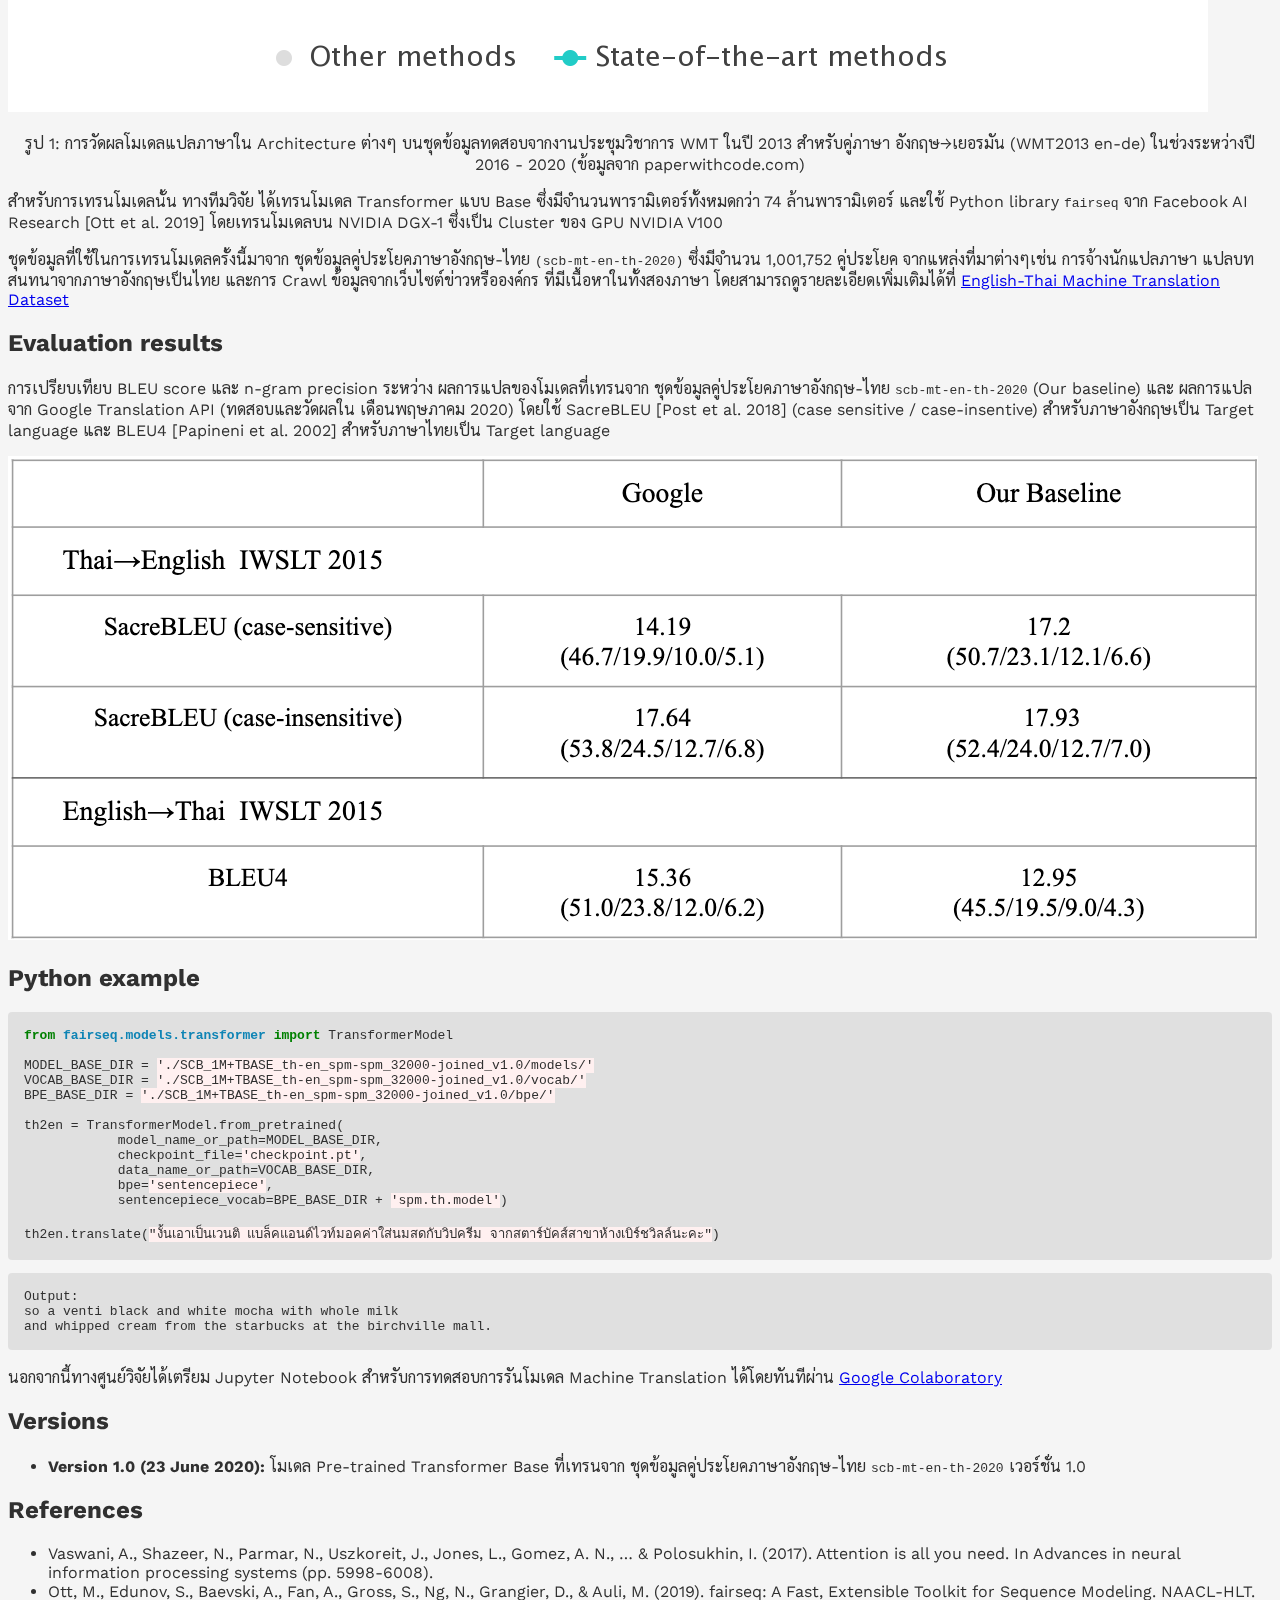
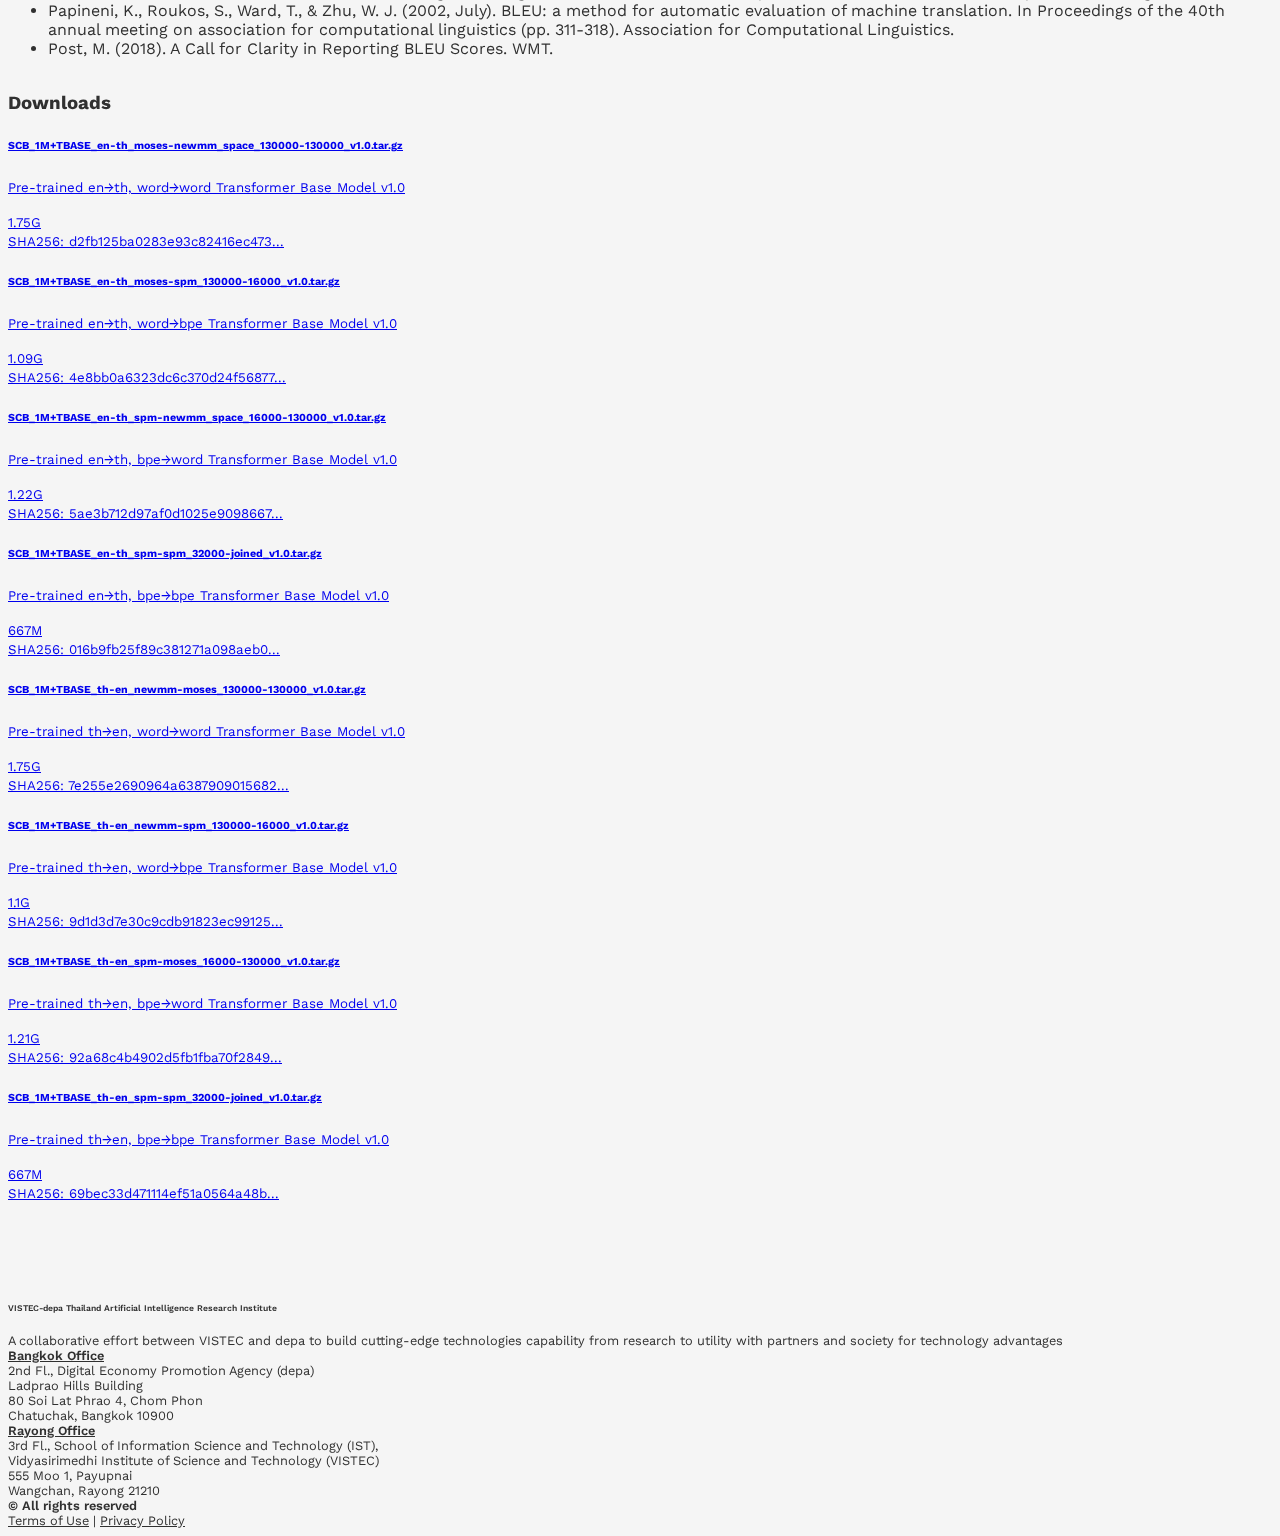
<file: releases/machine-translation-models/index.html>
<!DOCTYPE html>
<html lang="en-US">

<head>
  <title>English-Thai Machine Translation Models | airesearch.in.th</title>

  <!-- Charset -->
<meta charset="utf-8">
<!-- Viewport -->
<meta name="viewport" content="width=device-width, initial-scale=1">
<!-- Search Engine -->
<meta name="description" content="โมเดลแปลภาษา อังกฤษ-ไทย จากชุดข้อมูลกว่า 1 ล้าน คู่ประโยค">
<meta name="image" content="https://airesearch.in.th/assets/img/releases/letters.jpg">
<meta name="keywords"
  content="model, demo, artificial intelligence, research, vistec, depa, vidyasirimedhi, vidyasirimedhi institute of science and technology, digital economy promotion agency, machine translation, open data, dataset, model, artificial intelligence research, research institute">
<meta name="author" content="">
<!-- Schema.org for Google -->
<meta itemprop="name" content="English-Thai Machine Translation Models | airesearch.in.th">
<meta itemprop="description" content="โมเดลแปลภาษา อังกฤษ-ไทย จากชุดข้อมูลกว่า 1 ล้าน คู่ประโยค">
<meta itemprop="image" content="https://airesearch.in.th/assets/img/releases/letters.jpg">
<!-- Twitter -->
<meta name="twitter:card" content="summary">
<meta name="twitter:title" content="English-Thai Machine Translation Models | airesearch.in.th">
<meta name="twitter:description" content="โมเดลแปลภาษา อังกฤษ-ไทย จากชุดข้อมูลกว่า 1 ล้าน คู่ประโยค">
<meta name="twitter:image:src" content="https://airesearch.in.th/assets/img/releases/letters.jpg">
<!-- Open Graph general -->
<meta property="og:title" name="og:title" content="English-Thai Machine Translation Models">
<meta property="og:description" name="og:description" content="โมเดลแปลภาษา อังกฤษ-ไทย จากชุดข้อมูลกว่า 1 ล้าน คู่ประโยค">
<meta property="og:image" name="og:image" content="https://airesearch.in.th/assets/img/releases/letters.jpg">
<meta property="og:url" name="og:url" content="https://airesearch.in.th/releases/machine-translation-models/">
<meta property="og:site_name" name="og:site_name" content="airesearch.in.th">
<meta property="og:locale" name="og:locale" content="en-US">
<meta property="og:type" name="og:type" content="website">
<meta property="fb:admins" name="fb:admins" content="106755957360414">

  <link rel="stylesheet" href="https://stackpath.bootstrapcdn.com/bootstrap/4.1.3/css/bootstrap.min.css"
  integrity="sha384-MCw98/SFnGE8fJT3GXwEOngsV7Zt27NXFoaoApmYm81iuXoPkFOJwJ8ERdknLPMO" crossorigin="anonymous">

  <link rel="stylesheet" href="/assets/css/main.css" media="none" onload="if(media!='all')media='all'"><noscript><link rel="stylesheet" href="css.css"></noscript>

  <!-- ICONS: DO NOT CHANGE ORDER! -->
<link rel="apple-touch-icon" sizes="180x180" href="/assets/favicon/apple-touch-icon.png">
<link rel="icon" type="image/png" sizes="32x32" href="/assets/favicon/favicon-32x32.png">
<link rel="icon" type="image/png" sizes="194x194" href="/assets/favicon/favicon-194x194.png">
<link rel="icon" type="image/png" sizes="192x192" href="/assets/favicon/android-chrome-192x192.png">
<link rel="icon" type="image/png" sizes="16x16" href="/assets/favicon/favicon-16x16.png">
<link rel="manifest" href="/assets/favicon/site.webmanifest">
<link rel="mask-icon" href="/assets/favicon/safari-pinned-tab.svg" color="#FFF200">
<link rel="shortcut icon" href="/assets/favicon/favicon.ico">
<meta name="apple-mobile-web-app-title" content="airesearch.in.th">
<meta name="application-name" content="airesearch.in.th">
<meta name="msapplication-TileColor" content="#fff200">
<meta name="msapplication-TileImage" content="/assets/favicon/mstile-144x144.png">
<meta name="msapplication-config" content="/assets/favicon/browserconfig.xml">
<meta name="theme-color" content="#ffffff">
<!-- END OF ICONS -->
  <link rel="stylesheet"
  href="https://fonts.googleapis.com/css2?family=Work+Sans:ital,wght@0,300;0,400;0,600;0,700;1,300;1,400;1,600;1,700&display=swap"
  media="none" onload="if(media!='all')media='all'"><noscript>
  <link rel="stylesheet" href="css.css"></noscript>
<link rel="stylesheet"
  href="https://fonts.googleapis.com/css2?family=Sarabun:ital,wght@0,300;0,400;0,600;0,700;1,300;1,400;1,600;1,700&display=swap"
  media="none" onload="if(media!='all')media='all'"><noscript>
  <link rel="stylesheet" href="css.css"></noscript>
  <link rel="stylesheet" href="https://use.fontawesome.com/releases/v5.13.0/css/all.css"
  integrity="sha384-Bfad6CLCknfcloXFOyFnlgtENryhrpZCe29RTifKEixXQZ38WheV+i/6YWSzkz3V" crossorigin="anonymous"
  media="none" onload="if(media!='all')media='all'"><noscript>
  <link rel="stylesheet" href="css.css"></noscript>
  <script src="https://code.jquery.com/jquery-3.3.1.slim.min.js"
  integrity="sha384-q8i/X+965DzO0rT7abK41JStQIAqVgRVzpbzo5smXKp4YfRvH+8abtTE1Pi6jizo" crossorigin="anonymous"></script>
<script src="https://cdnjs.cloudflare.com/ajax/libs/popper.js/1.14.3/umd/popper.min.js"
  integrity="sha384-ZMP7rVo3mIykV+2+9J3UJ46jBk0WLaUAdn689aCwoqbBJiSnjAK/l8WvCWPIPm49" crossorigin="anonymous"></script>
<script src="https://stackpath.bootstrapcdn.com/bootstrap/4.1.3/js/bootstrap.min.js"
  integrity="sha384-ChfqqxuZUCnJSK3+MXmPNIyE6ZbWh2IMqE241rYiqJxyMiZ6OW/JmZQ5stwEULTy" crossorigin="anonymous"></script>
</head>

<body>
  <nav class="navbar navbar-expand-lg fixed-top navbar-light bg-light py-0">
  <div class="container">
    <a class="navbar-brand py-2" href="/"><img loading="lazy"
        src="/assets/img/logo/airesearch-logo.svg" alt="airesearch.in.th logo"></a>
    <button class="navbar-toggler align-self-end mb-2 rounded-0 border-0" type="button" data-toggle="collapse"
      data-target="#navbar-toggler" aria-controls="navbar-toggler" aria-expanded="false" aria-label="Toggle navigation">
      <span class="navbar-toggler-icon"></span>
    </button>
    <div class="collapse navbar-collapse align-self-end" id="navbar-toggler">
      <ul class="navbar-nav my-2 my-lg-0 ml-auto font-weight-semibold">
        <li class="nav-item" data-target=".navbar-collapse.show" data-toggle="collapse">
          <a href="/#releases" class="nav-link">Releases</a>
        <!-- <li class="nav-item" data-target=".navbar-collapse.show" data-toggle="collapse">
          <a href="/#posts" class="nav-link">News+Stories</a>
        </li> -->
        
        
        <li
          class="nav-item">
          <a class="nav-link" href="/contact/">
            Contact
          </a>
        </li>
        
        <li
          class="nav-item d-none disabled">
          <a class="nav-link" href="/">
            Home
          </a>
        </li>
        
        <li
          class="nav-item d-none disabled">
          <a class="nav-link" href="/releases/">
            Releases
          </a>
        </li>
        
        <li
          class="nav-item d-none disabled">
          <a class="nav-link" href="/posts/">
            Posts
          </a>
        </li>
        
        <li
          class="nav-item d-none disabled">
          <a class="nav-link" href="/404.html">
            404
          </a>
        </li>
        
      </ul>
    </div>
  </div>
</nav>
  <div class="" style="min-height: 4.75rem;"></div>
  <section class="release">
  <section class="release-jumbotron text-light d-flex flex-col align-items-end position-relative" 
    style="background-image: url('/assets/img/releases/letters.jpg');" >
    <div class="w-100 h-100 release-jumbotron-filter position-absolute"></div>
    <div class="container mb-4">
      <div class="row align-items-stretch">
        <div class="col-lg-10">
          <h1>English-Thai Machine Translation Models</h1>
          <p class="lead">โมเดลแปลภาษา อังกฤษ-ไทย จากชุดข้อมูลกว่า 1 ล้าน คู่ประโยค</p>
        </div>
        <div class="col-lg-2 d-flex flex-column my-auto pl-lg-0">
          <span><i class="fas fa-code-branch fa-fw fa-sm"></i> v1.0</span>
          <span><i class="far fa-calendar-alt fa-fw fa-sm"></i> 23 Jun 2020</span>
          <div class="d-flex flex-row mt-2">
            
            <span class="badge badge-light mr-1">model</span>
            
            <span class="badge badge-light mr-1">demo</span>
            
          </div>
        </div>
      </div>
    </div>
  </section>
  <section class="container mt-5">
    <div class="row">
      <div class="col-lg-8">
        <article class="text-justify">
          <p>ศูนย์วิจัย AIResearch ซึ่งเกิดจากความร่วมมือระหว่าง VISTEC และ depa ได้ทำการเทรนโมเดลแปลภาษา (Machine Translation) สำหรับการแปลภาษาใน 2 คู่ภาษา ไทย→อังกฤษ และ อังกฤษ→ไทย จากชุดข้อมูลคู่ประโยคในภาษาอังกฤษ-ไทย (<code class="language-plaintext highlighter-rouge">scb-mt-en-th-2020</code>) ซึ่งมีจำนวนกว่า 1 ล้านคู่ประโยค และได้วัดประสิทธิภาพของโมเดลด้วย BLEU score กับข้อมูลชุดทดสอบจาก The International Conference on Spoken Language Translation (IWSLT) ในปี 2015 ซึ่งเป็น คู่ประโยค อังกฤษ-ไทย ที่ได้จากการถอดคำพูด (Transcription) จาก TED Talk จากผลการทดสอบพบว่า โมเดลแปลภาษาสำหรับ ภาษาไทย→อังกฤษ (<code class="language-plaintext highlighter-rouge">SCB_1M+TBASE-th-en_spm-spm_32000-joined_v1.0</code>) สามารถแปลภาษาได้มีประสิทธิภาพเทียบเท่าได้กับระบบแปลภาษาจาก Google Translation API (ทดสอบ ณ เดือนพฤษภาคม 2020)</p>

<h2 id="transformer">Transformer</h2>

<p>Transformer [Vaswani et al. 2017] เป็นโมเดลประเภท Sequence-to-Sequence ที่ออกแบบสำหรับการสร้างโมเดลแปลภาษา ซึ่ง Transformer นั้นถือว่า มีความแม่นยำสูงที่สุด ในปัจจุบัน (ปี 2020) อ้างอิงจากชุดข้อมูลทดสอบจาก จากงานประชุมทางวิชาการ Workshop on Statistical Machine Translation ปี 2013 (WMT2013) ในคู่ภาษา อังกฤษ→เยอรมัน</p>

<p><img src="/assets/img/releases/machine_translation_models/eval_wmt2014_en_de.png" alt="Transformer Evaluation" /></p>

<p style="text-align: center;">รูป 1: การวัดผลโมเดลแปลภาษาใน Architecture ต่างๆ บนชุดข้อมูลทดสอบจากงานประชุมวิชาการ WMT ในปี 2013 สำหรับคู่ภาษา อังกฤษ→เยอรมัน (WMT2013 en-de) ในช่วงระหว่างปี 2016 - 2020 (ข้อมูลจาก paperwithcode.com)</p>

<p>สำหรับการเทรนโมเดลนั้น ทางทีมวิจัย ได้เทรนโมเดล Transformer แบบ Base ซึ่งมีจำนวนพารามิเตอร์ทั้งหมดกว่า 74 ล้านพารามิเตอร์ และใช้ Python library <code class="language-plaintext highlighter-rouge">fairseq</code> จาก Facebook AI Research [Ott et al. 2019] โดยเทรนโมเดลบน NVIDIA DGX-1 ซึ่งเป็น Cluster ของ GPU NVIDIA V100</p>

<p>ชุดข้อมูลที่ใช้ในการเทรนโมเดลครั้งนี้มาจาก ชุดข้อมูลคู่ประโยคภาษาอังกฤษ-ไทย <code class="language-plaintext highlighter-rouge">(scb-mt-en-th-2020)</code> ซึ่งมีจำนวน 1,001,752 คู่ประโยค จากแหล่งที่มาต่างๆเช่น การจ้างนักแปลภาษา แปลบทสนทนาจากภาษาอังกฤษเป็นไทย และการ Crawl ข้อมูลจากเว็บไซต์ข่าวหรือองค์กร ที่มีเนื้อหาในทั้งสองภาษา โดยสามารถดูรายละเอียดเพิ่มเติมได้ที่ <a href="https://airesearch.in.th/releases/machine-translation-datasets">English-Thai Machine Translation Dataset</a></p>

<h2 id="evaluation-results">Evaluation results</h2>

<p>การเปรียบเทียบ BLEU score และ n-gram precision ระหว่าง ผลการแปลของโมเดลที่เทรนจาก ชุดข้อมูลคู่ประโยคภาษาอังกฤษ-ไทย <code class="language-plaintext highlighter-rouge">scb-mt-en-th-2020</code> (Our baseline) และ ผลการแปลจาก Google Translation API (ทดสอบและวัดผลใน เดือนพฤษภาคม 2020) โดยใช้ SacreBLEU [Post et al. 2018] (case sensitive / case-insentive) สำหรับภาษาอังกฤษเป็น Target language และ BLEU4 [Papineni et al. 2002] สำหรับภาษาไทยเป็น Target language</p>

<p><img src="/assets/img/releases/machine_translation_models/eval_iwslt2015.png" alt="Evaluation Result" /></p>

<h2 id="python-example">Python example</h2>

<div class="language-python highlighter-rouge"><div class="highlight"><pre class="highlight"><code><span class="kn">from</span> <span class="nn">fairseq.models.transformer</span> <span class="kn">import</span> <span class="n">TransformerModel</span>

<span class="n">MODEL_BASE_DIR</span> <span class="o">=</span> <span class="s">'./SCB_1M+TBASE_th-en_spm-spm_32000-joined_v1.0/models/'</span>
<span class="n">VOCAB_BASE_DIR</span> <span class="o">=</span> <span class="s">'./SCB_1M+TBASE_th-en_spm-spm_32000-joined_v1.0/vocab/'</span>
<span class="n">BPE_BASE_DIR</span> <span class="o">=</span> <span class="s">'./SCB_1M+TBASE_th-en_spm-spm_32000-joined_v1.0/bpe/'</span>

<span class="n">th2en</span> <span class="o">=</span> <span class="n">TransformerModel</span><span class="p">.</span><span class="n">from_pretrained</span><span class="p">(</span>
            <span class="n">model_name_or_path</span><span class="o">=</span><span class="n">MODEL_BASE_DIR</span><span class="p">,</span>
            <span class="n">checkpoint_file</span><span class="o">=</span><span class="s">'checkpoint.pt'</span><span class="p">,</span>
            <span class="n">data_name_or_path</span><span class="o">=</span><span class="n">VOCAB_BASE_DIR</span><span class="p">,</span>
            <span class="n">bpe</span><span class="o">=</span><span class="s">'sentencepiece'</span><span class="p">,</span>
            <span class="n">sentencepiece_vocab</span><span class="o">=</span><span class="n">BPE_BASE_DIR</span> <span class="o">+</span> <span class="s">'spm.th.model'</span><span class="p">)</span>

<span class="n">th2en</span><span class="p">.</span><span class="n">translate</span><span class="p">(</span><span class="s">"งั้นเอาเป็นเวนติ แบล็คแอนด์ไวท์มอคค่าใส่นมสดกับวิปครีม จากสตาร์บัคส์สาขาห้างเบิร์ชวิลล์นะคะ"</span><span class="p">)</span>
</code></pre></div></div>

<div class="language-plaintext highlighter-rouge"><div class="highlight"><pre class="highlight"><code>Output:
so a venti black and white mocha with whole milk
and whipped cream from the starbucks at the birchville mall.
</code></pre></div></div>

<p>นอกจากนี้ทางศูนย์วิจัยได้เตรียม Jupyter Notebook สำหรับการทดสอบการรันโมเดล Machine Translation ได้โดยทันทีผ่าน <a href="https://colab.research.google.com/drive/1b7Uo9Ic1UltWvC2S7-qqix5WUL-P86xD?usp=sharing">Google Colaboratory</a></p>

<h2 id="versions">Versions</h2>

<ul>
  <li><strong>Version 1.0 (23 June 2020):</strong> โมเดล Pre-trained Transformer Base ที่เทรนจาก ชุดข้อมูลคู่ประโยคภาษาอังกฤษ-ไทย <code class="language-plaintext highlighter-rouge">scb-mt-en-th-2020</code> เวอร์ชั่น 1.0</li>
</ul>

<h2 id="references">References</h2>

<ul>
  <li>Vaswani, A., Shazeer, N., Parmar, N., Uszkoreit, J., Jones, L., Gomez, A. N., … &amp; Polosukhin, I. (2017). Attention is all you need. In Advances in neural information processing systems (pp. 5998-6008).</li>
  <li>Ott, M., Edunov, S., Baevski, A., Fan, A., Gross, S., Ng, N., Grangier, D., &amp; Auli, M. (2019). fairseq: A Fast, Extensible Toolkit for Sequence Modeling. NAACL-HLT.</li>
  <li>Papineni, K., Roukos, S., Ward, T., &amp; Zhu, W. J. (2002, July). BLEU: a method for automatic evaluation of machine translation. In Proceedings of the 40th annual meeting on association for computational linguistics (pp. 311-318). Association for Computational Linguistics.</li>
  <li>Post, M. (2018). A Call for Clarity in Reporting BLEU Scores. WMT.</li>
</ul>

        </article>
      </div>
      <section id="downloads" class="col-lg-4 download-items mt-4 mt-lg-0">
        
        <h3>Downloads</h3>
        <div class="list-group rounded-0 border-0">
          
          <a href="https://github.com/vistec-AI/model-releases/releases/download/SCB_1M%2BTBASE_v1.0/SCB_1M+TBASE_en-th_moses-newmm_space_130000-130000_v1.0.tar.gz" class="list-group-item list-group-item-action download-item" target="_blank">
            <h6 class="">SCB_1M+TBASE_en-th_moses-newmm_space_130000-130000_v1.0.tar.gz</h6>
            <p class=""><small>Pre-trained en→th, word→word Transformer Base Model v1.0</small></p>
            <small><i class="fas fa-download fa-sm fa-fw"></i> 1.75G</small><br>
            <small><span data-toggle="tooltip" data-placement="bottom" title="d2fb125ba0283e93c82416ec473e8308556ac4834bd1942a004a21ad8143b746"><i
                  class="fas fa-hashtag fa-sm fa-fw"></i> SHA256:
                d2fb125ba0283e93c82416ec473...</span></small>
          </a>
          
          <a href="https://github.com/vistec-AI/model-releases/releases/download/SCB_1M%2BTBASE_v1.0/SCB_1M+TBASE_en-th_moses-spm_130000-16000_v1.0.tar.gz" class="list-group-item list-group-item-action download-item" target="_blank">
            <h6 class="">SCB_1M+TBASE_en-th_moses-spm_130000-16000_v1.0.tar.gz</h6>
            <p class=""><small>Pre-trained en→th, word→bpe Transformer Base Model v1.0</small></p>
            <small><i class="fas fa-download fa-sm fa-fw"></i> 1.09G</small><br>
            <small><span data-toggle="tooltip" data-placement="bottom" title="4e8bb0a6323dc6c370d24f568775afa62011871467f474fbda03d4ac0b7681fa"><i
                  class="fas fa-hashtag fa-sm fa-fw"></i> SHA256:
                4e8bb0a6323dc6c370d24f56877...</span></small>
          </a>
          
          <a href="https://github.com/vistec-AI/model-releases/releases/download/SCB_1M%2BTBASE_v1.0/SCB_1M+TBASE_en-th_spm-newmm_space_16000-130000_v1.0.tar.gz" class="list-group-item list-group-item-action download-item" target="_blank">
            <h6 class="">SCB_1M+TBASE_en-th_spm-newmm_space_16000-130000_v1.0.tar.gz</h6>
            <p class=""><small>Pre-trained en→th, bpe→word Transformer Base Model v1.0</small></p>
            <small><i class="fas fa-download fa-sm fa-fw"></i> 1.22G</small><br>
            <small><span data-toggle="tooltip" data-placement="bottom" title="5ae3b712d97af0d1025e909866764772c44cb9f22435c1e91e5e7fb3e833d2c0"><i
                  class="fas fa-hashtag fa-sm fa-fw"></i> SHA256:
                5ae3b712d97af0d1025e9098667...</span></small>
          </a>
          
          <a href="https://github.com/vistec-AI/model-releases/releases/download/SCB_1M%2BTBASE_v1.0/SCB_1M+TBASE_en-th_spm-spm_32000-joined_v1.0.tar.gz" class="list-group-item list-group-item-action download-item" target="_blank">
            <h6 class="">SCB_1M+TBASE_en-th_spm-spm_32000-joined_v1.0.tar.gz</h6>
            <p class=""><small>Pre-trained en→th, bpe→bpe Transformer Base Model v1.0</small></p>
            <small><i class="fas fa-download fa-sm fa-fw"></i> 667M</small><br>
            <small><span data-toggle="tooltip" data-placement="bottom" title="016b9fb25f89c381271a098aeb04948bc4ed724cf211f061d561c3199f5f41c3"><i
                  class="fas fa-hashtag fa-sm fa-fw"></i> SHA256:
                016b9fb25f89c381271a098aeb0...</span></small>
          </a>
          
          <a href="https://github.com/vistec-AI/model-releases/releases/download/SCB_1M%2BTBASE_v1.0/SCB_1M+TBASE_th-en_newmm-moses_130000-130000_v1.0.tar.gz" class="list-group-item list-group-item-action download-item" target="_blank">
            <h6 class="">SCB_1M+TBASE_th-en_newmm-moses_130000-130000_v1.0.tar.gz</h6>
            <p class=""><small>Pre-trained th→en, word→word Transformer Base Model v1.0</small></p>
            <small><i class="fas fa-download fa-sm fa-fw"></i> 1.75G</small><br>
            <small><span data-toggle="tooltip" data-placement="bottom" title="7e255e2690964a6387909015682118d3afcccacfaf38e26eb5c6cd3b074c671b"><i
                  class="fas fa-hashtag fa-sm fa-fw"></i> SHA256:
                7e255e2690964a6387909015682...</span></small>
          </a>
          
          <a href="https://github.com/vistec-AI/model-releases/releases/download/SCB_1M%2BTBASE_v1.0/SCB_1M+TBASE_th-en_newmm-spm_130000-16000_v1.0.tar.gz" class="list-group-item list-group-item-action download-item" target="_blank">
            <h6 class="">SCB_1M+TBASE_th-en_newmm-spm_130000-16000_v1.0.tar.gz</h6>
            <p class=""><small>Pre-trained th→en, word→bpe Transformer Base Model v1.0</small></p>
            <small><i class="fas fa-download fa-sm fa-fw"></i> 1.1G</small><br>
            <small><span data-toggle="tooltip" data-placement="bottom" title="9d1d3d7e30c9cdb91823ec99125e2a2e1f58c1b9a3e84fca6e0abcfcb6f4cbd1"><i
                  class="fas fa-hashtag fa-sm fa-fw"></i> SHA256:
                9d1d3d7e30c9cdb91823ec99125...</span></small>
          </a>
          
          <a href="https://github.com/vistec-AI/model-releases/releases/download/SCB_1M%2BTBASE_v1.0/SCB_1M+TBASE_th-en_spm-moses_16000-130000_v1.0.tar.gz" class="list-group-item list-group-item-action download-item" target="_blank">
            <h6 class="">SCB_1M+TBASE_th-en_spm-moses_16000-130000_v1.0.tar.gz</h6>
            <p class=""><small>Pre-trained th→en, bpe→word Transformer Base Model v1.0</small></p>
            <small><i class="fas fa-download fa-sm fa-fw"></i> 1.21G</small><br>
            <small><span data-toggle="tooltip" data-placement="bottom" title="92a68c4b4902d5fb1fba70f2849f09b0535a16a8f4a16277f8fb833d244989b8"><i
                  class="fas fa-hashtag fa-sm fa-fw"></i> SHA256:
                92a68c4b4902d5fb1fba70f2849...</span></small>
          </a>
          
          <a href="https://github.com/vistec-AI/model-releases/releases/download/SCB_1M%2BTBASE_v1.0/SCB_1M+TBASE_th-en_spm-spm_32000-joined_v1.0.tar.gz" class="list-group-item list-group-item-action download-item" target="_blank">
            <h6 class="">SCB_1M+TBASE_th-en_spm-spm_32000-joined_v1.0.tar.gz</h6>
            <p class=""><small>Pre-trained th→en, bpe→bpe Transformer Base Model v1.0</small></p>
            <small><i class="fas fa-download fa-sm fa-fw"></i> 667M</small><br>
            <small><span data-toggle="tooltip" data-placement="bottom" title="69bec33d471114ef51a0564a48b3c5c528e19544464361d62509531c5bfad153"><i
                  class="fas fa-hashtag fa-sm fa-fw"></i> SHA256:
                69bec33d471114ef51a0564a48b...</span></small>
          </a>
          
        </div>
        
      </section>
    </div>
  </section>
</section>
  <footer id="footer" class="footer container my-5">
  <div class="border rounded-lg rounded"
  style="width: 40vw; min-width: 18rem; max-width: 30rem; height: 0; border-width: 0.125rem !important;">
</div>
  <div class="row mt-4">
    <div class="col-lg-9 mb-2">
      <div class="row align-items-center">
        <div class="col-auto mb-2">
          <a href="https://www.vistec.ac.th" target="_blank"><img class="footer-logos" id="vistec-footer-logo"
              loading="lazy" src="/assets/img/logo/vistec-logo-notext.svg"></a>
        </div>
        <div class="col-auto p-0 mb-2">
          <i class="fas fa-times"></i>
        </div>
        <div class="col-auto mb-2">
          <a href="https://www.depa.or.th" target="_blank"><img class="footer-logos" id="depa-footer-logo"
              loading="lazy" src="/assets/img/logo/depa-logo.svg"></a>
        </div>
        <div class="col-lg-12 mb-3">
          <h6 class="font-weight-semibold mb-1">VISTEC-depa Thailand Artificial Intelligence Research Institute</h6>
          A collaborative effort between VISTEC and depa to build cutting-edge technologies capability from research to
          utility with partners and society for technology advantages
        </div>
      </div>
    </div>
    <div class="social-row col-lg-3 mb-3 d-flex justify-content-lg-end align-items-start mt-lg-3">
      <a class="ml-0 mr-4" href="https://www.facebook.com/AIResearch.in.th">
        <i class="fab fa-fw fa-2x fa-facebook d-inline"></i>
      </a>
      <!-- <a class="mr-4" href="#"><i class="fab fa-fw fa-2x fa-youtube d-inline"></i></a> -->
      <a class="mr-4" href="/contact/#enquiries"><i class="fas fa-fw fa-2x fa-envelope d-inline"></i></a>
      <a class="mr-4" href="/contact/#enquiries"><i class="fas fa-fw fa-2x fa-phone-alt d-inline"></i></a>
      <a class="mr-4" href="/contact/#offices"><i class="fas fa-fw fa-2x fa-map-marked-alt d-inline"></i></a>
    </div>
    <div class="col-lg-6 mb-3">
      <a class="font-weight-semibold" href="/contact/#offices">Bangkok Office</a><br>
      2nd Fl., Digital Economy Promotion Agency (depa)<br>
      Ladprao Hills Building<br>
      80 Soi Lat Phrao 4, Chom Phon<br>
      Chatuchak, Bangkok 10900
    </div>
    <div class="col-lg-6 mb-3">
      <a class="font-weight-semibold" href="/contact/#offices">Rayong Office</a><br>
      3rd Fl., School of Information Science and Technology (IST),<br>
      Vidyasirimedhi Institute of Science and Technology (VISTEC)<br>
      555 Moo 1, Payupnai<br>
      Wangchan, Rayong 21210
    </div>
    <div class="col-lg-12 mb-3">
      <span class="font-weight-semibold">© All rights reserved</span><br>
      <a href="">Terms of Use</a> | <a href="">Privacy Policy</a>
    </div>
  </div>
</footer>

  
  <!-- Google Analytics -->
<script>
  (function (i, s, o, g, r, a, m) {
    i['GoogleAnalyticsObject'] = r; i[r] = i[r] || function () {
      (i[r].q = i[r].q || []).push(arguments)
    }, i[r].l = 1 * new Date(); a = s.createElement(o),
      m = s.getElementsByTagName(o)[0]; a.async = 1; a.src = g; m.parentNode.insertBefore(a, m)
  })(window, document, 'script', 'https://www.google-analytics.com/analytics.js', 'ga');

  ga('create', 'UA-141096942-1', 'auto');
  ga('send', 'pageview');
</script>
<!-- End Google Analytics -->
  <script>
  (function trackOutbounds() {
    var hitCallbackHandler = function (url, win) {
      if (win) {
        window.open(url, win);
      } else {
        window.location.href = url;
      }
    };
    var addEvent = function (el, eventName, handler) {
      if (el.addEventListener) {
        el.addEventListener(eventName, handler);
      } else {
        el.attachEvent('on' + eventName, function () {
          handler.call(el);
        });
      }
    }
    if (document.getElementsByTagName) {
      var el = document.getElementsByTagName('a');
      var getDomain = document.domain.split('.').reverse()[1] + '.' + document.domain.split('.').reverse()[0];
      // Look thru each a element
      for (var i = 0; i < el.length; i++) {
        // Extract it's href attribute
        var href = (typeof (el[i].getAttribute('href')) == 'string') ? el[i].getAttribute('href') : '';
        // Query the href for the top level domain (xxxxx.com)
        var myDomain = href.match(getDomain);
        // If link is outbound and is not to this domain        
        if ((href.match(/^(https?:|\/\/)/i) && !myDomain) || href.match(/^mailto\:/i)) {
          // Add an event to click
          addEvent(el[i], 'click', function (e) {
            var url = this.getAttribute('href'), win = (typeof (this.getAttribute('target')) == 'string') ? this.getAttribute('target') : '';
            console.log("add event", url);
            // Log even to Analytics, once done, go to the link
            ga('send', 'event', 'outbound', 'click', url,
              { 'hitCallback': hitCallbackHandler(url, win), 'transport': 'beacon' },
              { 'nonInteraction': 1 }
            );
            e.preventDefault();
          });
        }
      }
    }
  })();
</script>
  
</body>

</html>
</file>
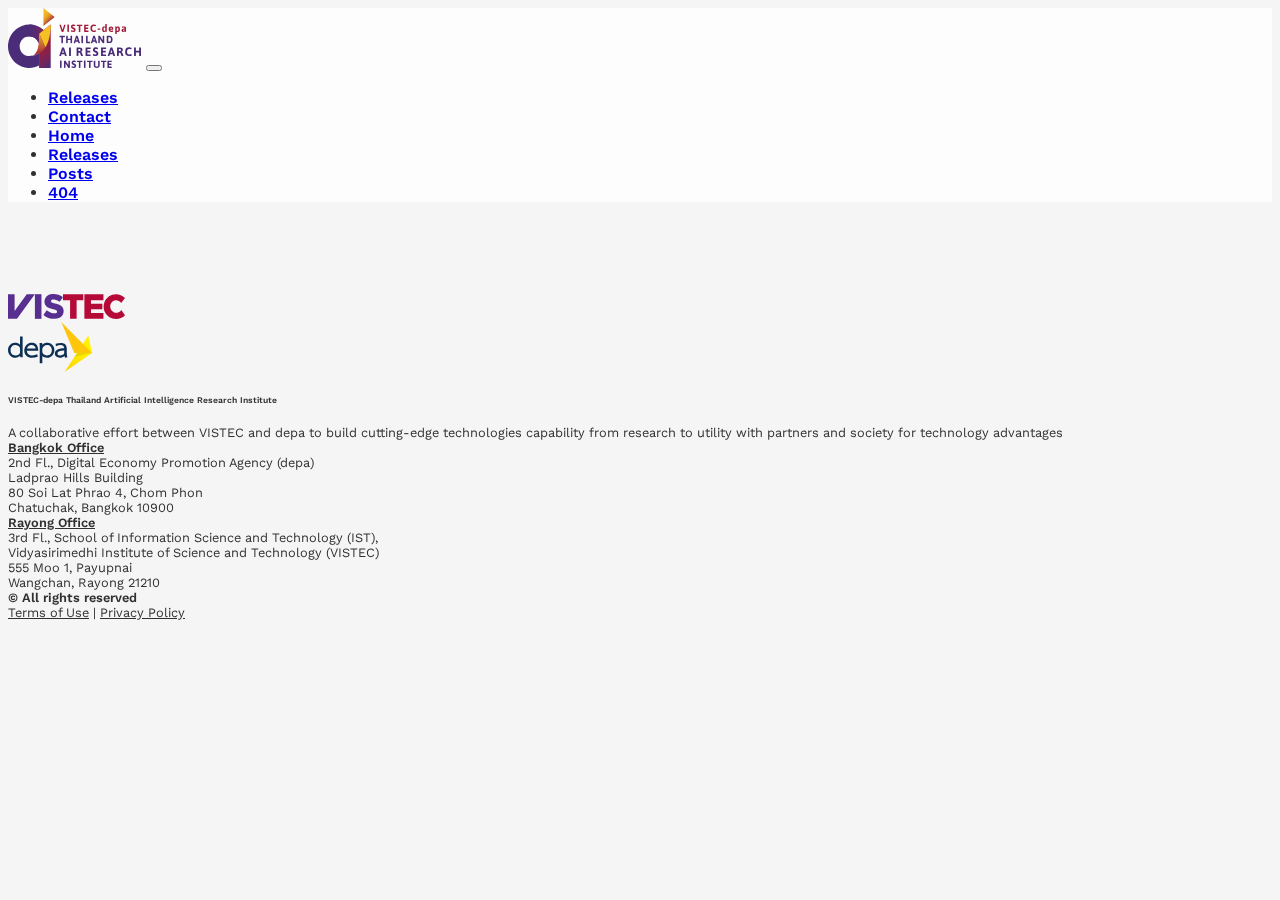
<file: resources/cpu-clusters/index.html>
<!DOCTYPE html>
<html lang="en-US">

<head>
  <title>High-end CPU Clusters | airesearch.in.th</title>

  <!-- Charset -->
<meta charset="utf-8">
<!-- Viewport -->
<meta name="viewport" content="width=device-width, initial-scale=1">
<!-- Search Engine -->
<meta name="description" content="Hadoop clusters for high-scale data computation">
<meta name="image" content="https://airesearch.in.th/assets/img/resources/cpus.jpg">
<meta name="keywords"
  content=", artificial intelligence, research, vistec, depa, vidyasirimedhi, vidyasirimedhi institute of science and technology, digital economy promotion agency, machine translation, open data, dataset, model, artificial intelligence research, research institute">
<meta name="author" content="">
<!-- Schema.org for Google -->
<meta itemprop="name" content="High-end CPU Clusters | airesearch.in.th">
<meta itemprop="description" content="Hadoop clusters for high-scale data computation">
<meta itemprop="image" content="https://airesearch.in.th/assets/img/resources/cpus.jpg">
<!-- Twitter -->
<meta name="twitter:card" content="summary">
<meta name="twitter:title" content="High-end CPU Clusters | airesearch.in.th">
<meta name="twitter:description" content="Hadoop clusters for high-scale data computation">
<meta name="twitter:image:src" content="https://airesearch.in.th/assets/img/resources/cpus.jpg">
<!-- Open Graph general -->
<meta property="og:title" name="og:title" content="High-end CPU Clusters">
<meta property="og:description" name="og:description" content="Hadoop clusters for high-scale data computation">
<meta property="og:image" name="og:image" content="https://airesearch.in.th/assets/img/resources/cpus.jpg">
<meta property="og:url" name="og:url" content="https://airesearch.in.th/resources/cpu-clusters/">
<meta property="og:site_name" name="og:site_name" content="airesearch.in.th">
<meta property="og:locale" name="og:locale" content="en-US">
<meta property="og:type" name="og:type" content="website">
<meta property="fb:admins" name="fb:admins" content="106755957360414">

  <link rel="stylesheet" href="https://stackpath.bootstrapcdn.com/bootstrap/4.1.3/css/bootstrap.min.css"
  integrity="sha384-MCw98/SFnGE8fJT3GXwEOngsV7Zt27NXFoaoApmYm81iuXoPkFOJwJ8ERdknLPMO" crossorigin="anonymous">

  <link rel="stylesheet" href="/assets/css/main.css" media="none" onload="if(media!='all')media='all'"><noscript><link rel="stylesheet" href="css.css"></noscript>

  <!-- ICONS: DO NOT CHANGE ORDER! -->
<link rel="apple-touch-icon" sizes="180x180" href="/assets/favicon/apple-touch-icon.png">
<link rel="icon" type="image/png" sizes="32x32" href="/assets/favicon/favicon-32x32.png">
<link rel="icon" type="image/png" sizes="194x194" href="/assets/favicon/favicon-194x194.png">
<link rel="icon" type="image/png" sizes="192x192" href="/assets/favicon/android-chrome-192x192.png">
<link rel="icon" type="image/png" sizes="16x16" href="/assets/favicon/favicon-16x16.png">
<link rel="manifest" href="/assets/favicon/site.webmanifest">
<link rel="mask-icon" href="/assets/favicon/safari-pinned-tab.svg" color="#FFF200">
<link rel="shortcut icon" href="/assets/favicon/favicon.ico">
<meta name="apple-mobile-web-app-title" content="airesearch.in.th">
<meta name="application-name" content="airesearch.in.th">
<meta name="msapplication-TileColor" content="#fff200">
<meta name="msapplication-TileImage" content="/assets/favicon/mstile-144x144.png">
<meta name="msapplication-config" content="/assets/favicon/browserconfig.xml">
<meta name="theme-color" content="#ffffff">
<!-- END OF ICONS -->
  <link rel="stylesheet"
  href="https://fonts.googleapis.com/css2?family=Work+Sans:ital,wght@0,300;0,400;0,600;0,700;1,300;1,400;1,600;1,700&display=swap"
  media="none" onload="if(media!='all')media='all'"><noscript>
  <link rel="stylesheet" href="css.css"></noscript>
<link rel="stylesheet"
  href="https://fonts.googleapis.com/css2?family=Sarabun:ital,wght@0,300;0,400;0,600;0,700;1,300;1,400;1,600;1,700&display=swap"
  media="none" onload="if(media!='all')media='all'"><noscript>
  <link rel="stylesheet" href="css.css"></noscript>
  <link rel="stylesheet" href="https://use.fontawesome.com/releases/v5.13.0/css/all.css"
  integrity="sha384-Bfad6CLCknfcloXFOyFnlgtENryhrpZCe29RTifKEixXQZ38WheV+i/6YWSzkz3V" crossorigin="anonymous"
  media="none" onload="if(media!='all')media='all'"><noscript>
  <link rel="stylesheet" href="css.css"></noscript>
  <script src="https://code.jquery.com/jquery-3.3.1.slim.min.js"
  integrity="sha384-q8i/X+965DzO0rT7abK41JStQIAqVgRVzpbzo5smXKp4YfRvH+8abtTE1Pi6jizo" crossorigin="anonymous"></script>
<script src="https://cdnjs.cloudflare.com/ajax/libs/popper.js/1.14.3/umd/popper.min.js"
  integrity="sha384-ZMP7rVo3mIykV+2+9J3UJ46jBk0WLaUAdn689aCwoqbBJiSnjAK/l8WvCWPIPm49" crossorigin="anonymous"></script>
<script src="https://stackpath.bootstrapcdn.com/bootstrap/4.1.3/js/bootstrap.min.js"
  integrity="sha384-ChfqqxuZUCnJSK3+MXmPNIyE6ZbWh2IMqE241rYiqJxyMiZ6OW/JmZQ5stwEULTy" crossorigin="anonymous"></script>
</head>

<body>
  <nav class="navbar navbar-expand-lg fixed-top navbar-light bg-light py-0">
  <div class="container">
    <a class="navbar-brand py-2" href="/"><img loading="lazy"
        src="/assets/img/logo/airesearch-logo.svg" alt="airesearch.in.th logo"></a>
    <button class="navbar-toggler align-self-end mb-2 rounded-0 border-0" type="button" data-toggle="collapse"
      data-target="#navbar-toggler" aria-controls="navbar-toggler" aria-expanded="false" aria-label="Toggle navigation">
      <span class="navbar-toggler-icon"></span>
    </button>
    <div class="collapse navbar-collapse align-self-end" id="navbar-toggler">
      <ul class="navbar-nav my-2 my-lg-0 ml-auto font-weight-semibold">
        <li class="nav-item" data-target=".navbar-collapse.show" data-toggle="collapse">
          <a href="/#releases" class="nav-link">Releases</a>
        <!-- <li class="nav-item" data-target=".navbar-collapse.show" data-toggle="collapse">
          <a href="/#posts" class="nav-link">News+Stories</a>
        </li> -->
        
        
        <li
          class="nav-item">
          <a class="nav-link" href="/contact/">
            Contact
          </a>
        </li>
        
        <li
          class="nav-item d-none disabled">
          <a class="nav-link" href="/">
            Home
          </a>
        </li>
        
        <li
          class="nav-item d-none disabled">
          <a class="nav-link" href="/releases/">
            Releases
          </a>
        </li>
        
        <li
          class="nav-item d-none disabled">
          <a class="nav-link" href="/posts/">
            Posts
          </a>
        </li>
        
        <li
          class="nav-item d-none disabled">
          <a class="nav-link" href="/404.html">
            404
          </a>
        </li>
        
      </ul>
    </div>
  </div>
</nav>
  <div class="" style="min-height: 4.75rem;"></div>
  
  <footer id="footer" class="footer container my-5">
  <div class="border rounded-lg rounded"
  style="width: 40vw; min-width: 18rem; max-width: 30rem; height: 0; border-width: 0.125rem !important;">
</div>
  <div class="row mt-4">
    <div class="col-lg-9 mb-2">
      <div class="row align-items-center">
        <div class="col-auto mb-2">
          <a href="https://www.vistec.ac.th" target="_blank"><img class="footer-logos" id="vistec-footer-logo"
              loading="lazy" src="/assets/img/logo/vistec-logo-notext.svg"></a>
        </div>
        <div class="col-auto p-0 mb-2">
          <i class="fas fa-times"></i>
        </div>
        <div class="col-auto mb-2">
          <a href="https://www.depa.or.th" target="_blank"><img class="footer-logos" id="depa-footer-logo"
              loading="lazy" src="/assets/img/logo/depa-logo.svg"></a>
        </div>
        <div class="col-lg-12 mb-3">
          <h6 class="font-weight-semibold mb-1">VISTEC-depa Thailand Artificial Intelligence Research Institute</h6>
          A collaborative effort between VISTEC and depa to build cutting-edge technologies capability from research to
          utility with partners and society for technology advantages
        </div>
      </div>
    </div>
    <div class="social-row col-lg-3 mb-3 d-flex justify-content-lg-end align-items-start mt-lg-3">
      <a class="ml-0 mr-4" href="https://www.facebook.com/AIResearch.in.th">
        <i class="fab fa-fw fa-2x fa-facebook d-inline"></i>
      </a>
      <!-- <a class="mr-4" href="#"><i class="fab fa-fw fa-2x fa-youtube d-inline"></i></a> -->
      <a class="mr-4" href="/contact/#enquiries"><i class="fas fa-fw fa-2x fa-envelope d-inline"></i></a>
      <a class="mr-4" href="/contact/#enquiries"><i class="fas fa-fw fa-2x fa-phone-alt d-inline"></i></a>
      <a class="mr-4" href="/contact/#offices"><i class="fas fa-fw fa-2x fa-map-marked-alt d-inline"></i></a>
    </div>
    <div class="col-lg-6 mb-3">
      <a class="font-weight-semibold" href="/contact/#offices">Bangkok Office</a><br>
      2nd Fl., Digital Economy Promotion Agency (depa)<br>
      Ladprao Hills Building<br>
      80 Soi Lat Phrao 4, Chom Phon<br>
      Chatuchak, Bangkok 10900
    </div>
    <div class="col-lg-6 mb-3">
      <a class="font-weight-semibold" href="/contact/#offices">Rayong Office</a><br>
      3rd Fl., School of Information Science and Technology (IST),<br>
      Vidyasirimedhi Institute of Science and Technology (VISTEC)<br>
      555 Moo 1, Payupnai<br>
      Wangchan, Rayong 21210
    </div>
    <div class="col-lg-12 mb-3">
      <span class="font-weight-semibold">© All rights reserved</span><br>
      <a href="">Terms of Use</a> | <a href="">Privacy Policy</a>
    </div>
  </div>
</footer>

  
  <!-- Google Analytics -->
<script>
  (function (i, s, o, g, r, a, m) {
    i['GoogleAnalyticsObject'] = r; i[r] = i[r] || function () {
      (i[r].q = i[r].q || []).push(arguments)
    }, i[r].l = 1 * new Date(); a = s.createElement(o),
      m = s.getElementsByTagName(o)[0]; a.async = 1; a.src = g; m.parentNode.insertBefore(a, m)
  })(window, document, 'script', 'https://www.google-analytics.com/analytics.js', 'ga');

  ga('create', 'UA-141096942-1', 'auto');
  ga('send', 'pageview');
</script>
<!-- End Google Analytics -->
  <script>
  (function trackOutbounds() {
    var hitCallbackHandler = function (url, win) {
      if (win) {
        window.open(url, win);
      } else {
        window.location.href = url;
      }
    };
    var addEvent = function (el, eventName, handler) {
      if (el.addEventListener) {
        el.addEventListener(eventName, handler);
      } else {
        el.attachEvent('on' + eventName, function () {
          handler.call(el);
        });
      }
    }
    if (document.getElementsByTagName) {
      var el = document.getElementsByTagName('a');
      var getDomain = document.domain.split('.').reverse()[1] + '.' + document.domain.split('.').reverse()[0];
      // Look thru each a element
      for (var i = 0; i < el.length; i++) {
        // Extract it's href attribute
        var href = (typeof (el[i].getAttribute('href')) == 'string') ? el[i].getAttribute('href') : '';
        // Query the href for the top level domain (xxxxx.com)
        var myDomain = href.match(getDomain);
        // If link is outbound and is not to this domain        
        if ((href.match(/^(https?:|\/\/)/i) && !myDomain) || href.match(/^mailto\:/i)) {
          // Add an event to click
          addEvent(el[i], 'click', function (e) {
            var url = this.getAttribute('href'), win = (typeof (this.getAttribute('target')) == 'string') ? this.getAttribute('target') : '';
            console.log("add event", url);
            // Log even to Analytics, once done, go to the link
            ga('send', 'event', 'outbound', 'click', url,
              { 'hitCallback': hitCallbackHandler(url, win), 'transport': 'beacon' },
              { 'nonInteraction': 1 }
            );
            e.preventDefault();
          });
        }
      }
    }
  })();
</script>
  
</body>

</html>
</file>
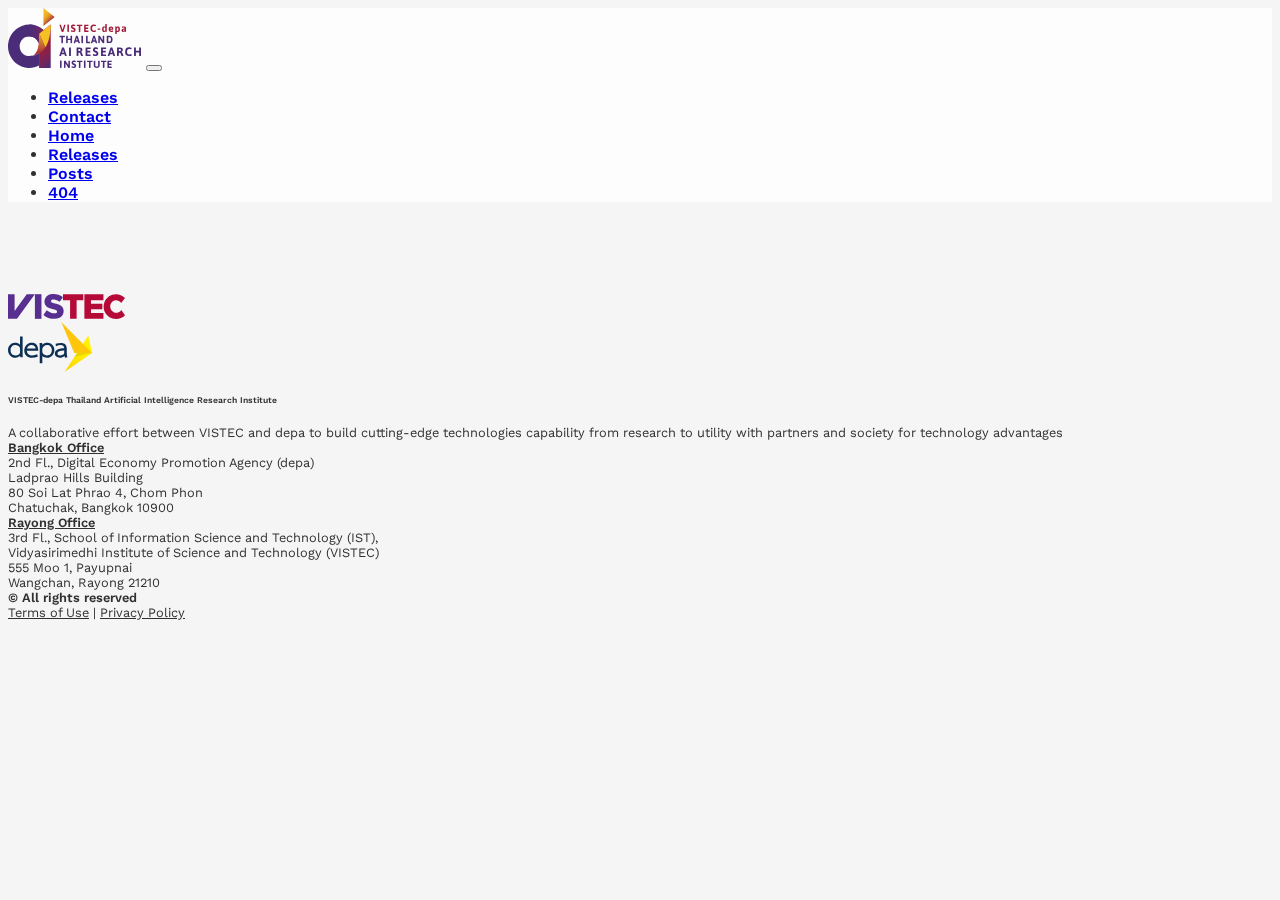
<file: resources/gpu-clusters/index.html>
<!DOCTYPE html>
<html lang="en-US">

<head>
  <title>High Performance GPU Clusters | airesearch.in.th</title>

  <!-- Charset -->
<meta charset="utf-8">
<!-- Viewport -->
<meta name="viewport" content="width=device-width, initial-scale=1">
<!-- Search Engine -->
<meta name="description" content="640 CPU cores, 4TB of memory and 64 Nvidia V100 GPUs enables us to find an solutions for businesses faster than ever">
<meta name="image" content="https://airesearch.in.th/assets/img/resources/gpus.jpg">
<meta name="keywords"
  content=", artificial intelligence, research, vistec, depa, vidyasirimedhi, vidyasirimedhi institute of science and technology, digital economy promotion agency, machine translation, open data, dataset, model, artificial intelligence research, research institute">
<meta name="author" content="">
<!-- Schema.org for Google -->
<meta itemprop="name" content="High Performance GPU Clusters | airesearch.in.th">
<meta itemprop="description" content="640 CPU cores, 4TB of memory and 64 Nvidia V100 GPUs enables us to find an solutions for businesses faster than ever">
<meta itemprop="image" content="https://airesearch.in.th/assets/img/resources/gpus.jpg">
<!-- Twitter -->
<meta name="twitter:card" content="summary">
<meta name="twitter:title" content="High Performance GPU Clusters | airesearch.in.th">
<meta name="twitter:description" content="640 CPU cores, 4TB of memory and 64 Nvidia V100 GPUs enables us to find an solutions for businesses faster than ever">
<meta name="twitter:image:src" content="https://airesearch.in.th/assets/img/resources/gpus.jpg">
<!-- Open Graph general -->
<meta property="og:title" name="og:title" content="High Performance GPU Clusters">
<meta property="og:description" name="og:description" content="640 CPU cores, 4TB of memory and 64 Nvidia V100 GPUs enables us to find an solutions for businesses faster than ever">
<meta property="og:image" name="og:image" content="https://airesearch.in.th/assets/img/resources/gpus.jpg">
<meta property="og:url" name="og:url" content="https://airesearch.in.th/resources/gpu-clusters/">
<meta property="og:site_name" name="og:site_name" content="airesearch.in.th">
<meta property="og:locale" name="og:locale" content="en-US">
<meta property="og:type" name="og:type" content="website">
<meta property="fb:admins" name="fb:admins" content="106755957360414">

  <link rel="stylesheet" href="https://stackpath.bootstrapcdn.com/bootstrap/4.1.3/css/bootstrap.min.css"
  integrity="sha384-MCw98/SFnGE8fJT3GXwEOngsV7Zt27NXFoaoApmYm81iuXoPkFOJwJ8ERdknLPMO" crossorigin="anonymous">

  <link rel="stylesheet" href="/assets/css/main.css" media="none" onload="if(media!='all')media='all'"><noscript><link rel="stylesheet" href="css.css"></noscript>

  <!-- ICONS: DO NOT CHANGE ORDER! -->
<link rel="apple-touch-icon" sizes="180x180" href="/assets/favicon/apple-touch-icon.png">
<link rel="icon" type="image/png" sizes="32x32" href="/assets/favicon/favicon-32x32.png">
<link rel="icon" type="image/png" sizes="194x194" href="/assets/favicon/favicon-194x194.png">
<link rel="icon" type="image/png" sizes="192x192" href="/assets/favicon/android-chrome-192x192.png">
<link rel="icon" type="image/png" sizes="16x16" href="/assets/favicon/favicon-16x16.png">
<link rel="manifest" href="/assets/favicon/site.webmanifest">
<link rel="mask-icon" href="/assets/favicon/safari-pinned-tab.svg" color="#FFF200">
<link rel="shortcut icon" href="/assets/favicon/favicon.ico">
<meta name="apple-mobile-web-app-title" content="airesearch.in.th">
<meta name="application-name" content="airesearch.in.th">
<meta name="msapplication-TileColor" content="#fff200">
<meta name="msapplication-TileImage" content="/assets/favicon/mstile-144x144.png">
<meta name="msapplication-config" content="/assets/favicon/browserconfig.xml">
<meta name="theme-color" content="#ffffff">
<!-- END OF ICONS -->
  <link rel="stylesheet"
  href="https://fonts.googleapis.com/css2?family=Work+Sans:ital,wght@0,300;0,400;0,600;0,700;1,300;1,400;1,600;1,700&display=swap"
  media="none" onload="if(media!='all')media='all'"><noscript>
  <link rel="stylesheet" href="css.css"></noscript>
<link rel="stylesheet"
  href="https://fonts.googleapis.com/css2?family=Sarabun:ital,wght@0,300;0,400;0,600;0,700;1,300;1,400;1,600;1,700&display=swap"
  media="none" onload="if(media!='all')media='all'"><noscript>
  <link rel="stylesheet" href="css.css"></noscript>
  <link rel="stylesheet" href="https://use.fontawesome.com/releases/v5.13.0/css/all.css"
  integrity="sha384-Bfad6CLCknfcloXFOyFnlgtENryhrpZCe29RTifKEixXQZ38WheV+i/6YWSzkz3V" crossorigin="anonymous"
  media="none" onload="if(media!='all')media='all'"><noscript>
  <link rel="stylesheet" href="css.css"></noscript>
  <script src="https://code.jquery.com/jquery-3.3.1.slim.min.js"
  integrity="sha384-q8i/X+965DzO0rT7abK41JStQIAqVgRVzpbzo5smXKp4YfRvH+8abtTE1Pi6jizo" crossorigin="anonymous"></script>
<script src="https://cdnjs.cloudflare.com/ajax/libs/popper.js/1.14.3/umd/popper.min.js"
  integrity="sha384-ZMP7rVo3mIykV+2+9J3UJ46jBk0WLaUAdn689aCwoqbBJiSnjAK/l8WvCWPIPm49" crossorigin="anonymous"></script>
<script src="https://stackpath.bootstrapcdn.com/bootstrap/4.1.3/js/bootstrap.min.js"
  integrity="sha384-ChfqqxuZUCnJSK3+MXmPNIyE6ZbWh2IMqE241rYiqJxyMiZ6OW/JmZQ5stwEULTy" crossorigin="anonymous"></script>
</head>

<body>
  <nav class="navbar navbar-expand-lg fixed-top navbar-light bg-light py-0">
  <div class="container">
    <a class="navbar-brand py-2" href="/"><img loading="lazy"
        src="/assets/img/logo/airesearch-logo.svg" alt="airesearch.in.th logo"></a>
    <button class="navbar-toggler align-self-end mb-2 rounded-0 border-0" type="button" data-toggle="collapse"
      data-target="#navbar-toggler" aria-controls="navbar-toggler" aria-expanded="false" aria-label="Toggle navigation">
      <span class="navbar-toggler-icon"></span>
    </button>
    <div class="collapse navbar-collapse align-self-end" id="navbar-toggler">
      <ul class="navbar-nav my-2 my-lg-0 ml-auto font-weight-semibold">
        <li class="nav-item" data-target=".navbar-collapse.show" data-toggle="collapse">
          <a href="/#releases" class="nav-link">Releases</a>
        <!-- <li class="nav-item" data-target=".navbar-collapse.show" data-toggle="collapse">
          <a href="/#posts" class="nav-link">News+Stories</a>
        </li> -->
        
        
        <li
          class="nav-item">
          <a class="nav-link" href="/contact/">
            Contact
          </a>
        </li>
        
        <li
          class="nav-item d-none disabled">
          <a class="nav-link" href="/">
            Home
          </a>
        </li>
        
        <li
          class="nav-item d-none disabled">
          <a class="nav-link" href="/releases/">
            Releases
          </a>
        </li>
        
        <li
          class="nav-item d-none disabled">
          <a class="nav-link" href="/posts/">
            Posts
          </a>
        </li>
        
        <li
          class="nav-item d-none disabled">
          <a class="nav-link" href="/404.html">
            404
          </a>
        </li>
        
      </ul>
    </div>
  </div>
</nav>
  <div class="" style="min-height: 4.75rem;"></div>
  
  <footer id="footer" class="footer container my-5">
  <div class="border rounded-lg rounded"
  style="width: 40vw; min-width: 18rem; max-width: 30rem; height: 0; border-width: 0.125rem !important;">
</div>
  <div class="row mt-4">
    <div class="col-lg-9 mb-2">
      <div class="row align-items-center">
        <div class="col-auto mb-2">
          <a href="https://www.vistec.ac.th" target="_blank"><img class="footer-logos" id="vistec-footer-logo"
              loading="lazy" src="/assets/img/logo/vistec-logo-notext.svg"></a>
        </div>
        <div class="col-auto p-0 mb-2">
          <i class="fas fa-times"></i>
        </div>
        <div class="col-auto mb-2">
          <a href="https://www.depa.or.th" target="_blank"><img class="footer-logos" id="depa-footer-logo"
              loading="lazy" src="/assets/img/logo/depa-logo.svg"></a>
        </div>
        <div class="col-lg-12 mb-3">
          <h6 class="font-weight-semibold mb-1">VISTEC-depa Thailand Artificial Intelligence Research Institute</h6>
          A collaborative effort between VISTEC and depa to build cutting-edge technologies capability from research to
          utility with partners and society for technology advantages
        </div>
      </div>
    </div>
    <div class="social-row col-lg-3 mb-3 d-flex justify-content-lg-end align-items-start mt-lg-3">
      <a class="ml-0 mr-4" href="https://www.facebook.com/AIResearch.in.th">
        <i class="fab fa-fw fa-2x fa-facebook d-inline"></i>
      </a>
      <!-- <a class="mr-4" href="#"><i class="fab fa-fw fa-2x fa-youtube d-inline"></i></a> -->
      <a class="mr-4" href="/contact/#enquiries"><i class="fas fa-fw fa-2x fa-envelope d-inline"></i></a>
      <a class="mr-4" href="/contact/#enquiries"><i class="fas fa-fw fa-2x fa-phone-alt d-inline"></i></a>
      <a class="mr-4" href="/contact/#offices"><i class="fas fa-fw fa-2x fa-map-marked-alt d-inline"></i></a>
    </div>
    <div class="col-lg-6 mb-3">
      <a class="font-weight-semibold" href="/contact/#offices">Bangkok Office</a><br>
      2nd Fl., Digital Economy Promotion Agency (depa)<br>
      Ladprao Hills Building<br>
      80 Soi Lat Phrao 4, Chom Phon<br>
      Chatuchak, Bangkok 10900
    </div>
    <div class="col-lg-6 mb-3">
      <a class="font-weight-semibold" href="/contact/#offices">Rayong Office</a><br>
      3rd Fl., School of Information Science and Technology (IST),<br>
      Vidyasirimedhi Institute of Science and Technology (VISTEC)<br>
      555 Moo 1, Payupnai<br>
      Wangchan, Rayong 21210
    </div>
    <div class="col-lg-12 mb-3">
      <span class="font-weight-semibold">© All rights reserved</span><br>
      <a href="">Terms of Use</a> | <a href="">Privacy Policy</a>
    </div>
  </div>
</footer>

  
  <!-- Google Analytics -->
<script>
  (function (i, s, o, g, r, a, m) {
    i['GoogleAnalyticsObject'] = r; i[r] = i[r] || function () {
      (i[r].q = i[r].q || []).push(arguments)
    }, i[r].l = 1 * new Date(); a = s.createElement(o),
      m = s.getElementsByTagName(o)[0]; a.async = 1; a.src = g; m.parentNode.insertBefore(a, m)
  })(window, document, 'script', 'https://www.google-analytics.com/analytics.js', 'ga');

  ga('create', 'UA-141096942-1', 'auto');
  ga('send', 'pageview');
</script>
<!-- End Google Analytics -->
  <script>
  (function trackOutbounds() {
    var hitCallbackHandler = function (url, win) {
      if (win) {
        window.open(url, win);
      } else {
        window.location.href = url;
      }
    };
    var addEvent = function (el, eventName, handler) {
      if (el.addEventListener) {
        el.addEventListener(eventName, handler);
      } else {
        el.attachEvent('on' + eventName, function () {
          handler.call(el);
        });
      }
    }
    if (document.getElementsByTagName) {
      var el = document.getElementsByTagName('a');
      var getDomain = document.domain.split('.').reverse()[1] + '.' + document.domain.split('.').reverse()[0];
      // Look thru each a element
      for (var i = 0; i < el.length; i++) {
        // Extract it's href attribute
        var href = (typeof (el[i].getAttribute('href')) == 'string') ? el[i].getAttribute('href') : '';
        // Query the href for the top level domain (xxxxx.com)
        var myDomain = href.match(getDomain);
        // If link is outbound and is not to this domain        
        if ((href.match(/^(https?:|\/\/)/i) && !myDomain) || href.match(/^mailto\:/i)) {
          // Add an event to click
          addEvent(el[i], 'click', function (e) {
            var url = this.getAttribute('href'), win = (typeof (this.getAttribute('target')) == 'string') ? this.getAttribute('target') : '';
            console.log("add event", url);
            // Log even to Analytics, once done, go to the link
            ga('send', 'event', 'outbound', 'click', url,
              { 'hitCallback': hitCallbackHandler(url, win), 'transport': 'beacon' },
              { 'nonInteraction': 1 }
            );
            e.preventDefault();
          });
        }
      }
    }
  })();
</script>
  
</body>

</html>
</file>
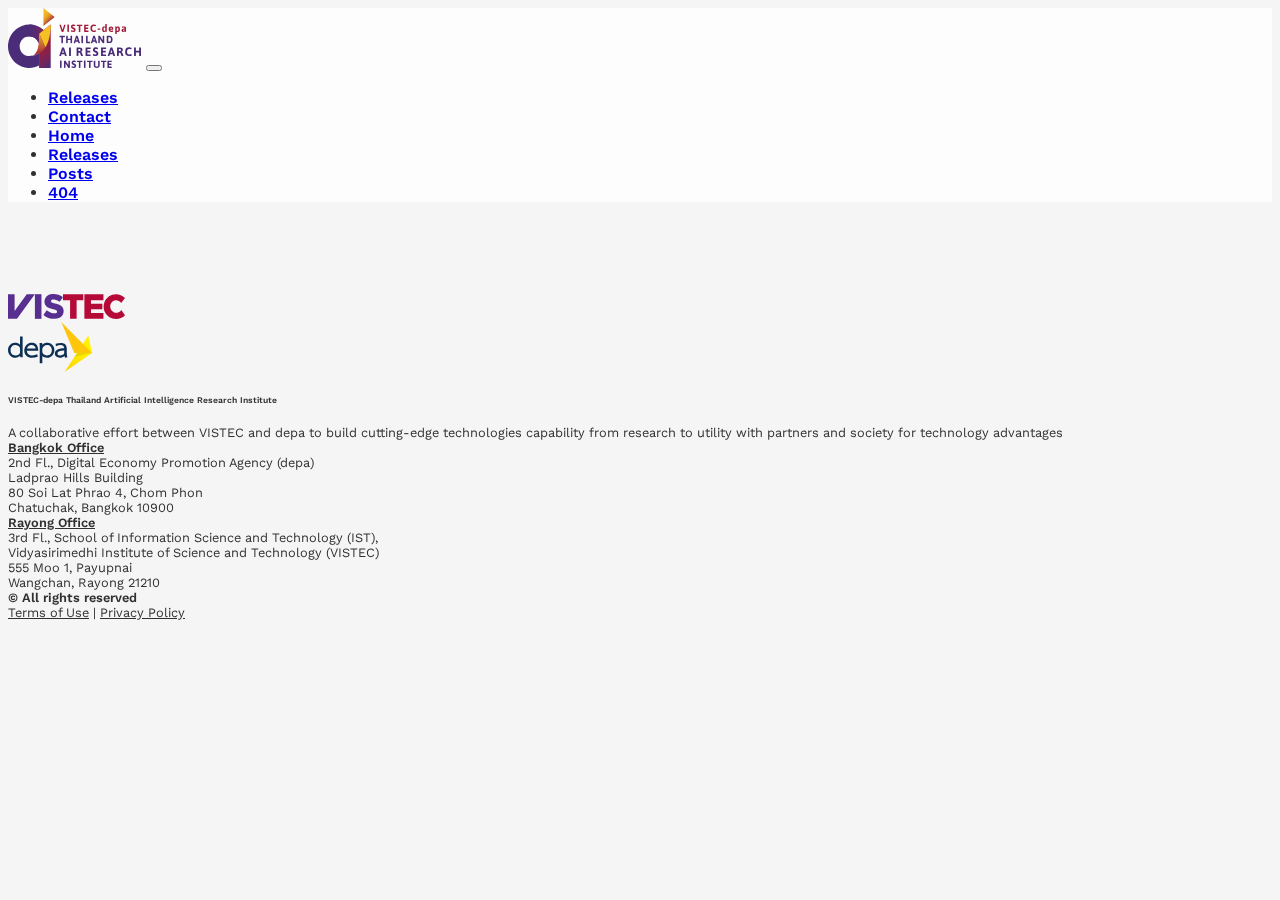
<file: resources/nvidia-dgx/index.html>
<!DOCTYPE html>
<html lang="en-US">

<head>
  <title>Nvidia DGX-1 | airesearch.in.th</title>

  <!-- Charset -->
<meta charset="utf-8">
<!-- Viewport -->
<meta name="viewport" content="width=device-width, initial-scale=1">
<!-- Search Engine -->
<meta name="description" content="Combined power of multiple Nvidia DGX-1 grants us ability to quickly discover patterns of data and transfer to extract the knowledge that lead to real-world business solutions">
<meta name="image" content="https://airesearch.in.th/assets/img/resources/servers.jpg">
<meta name="keywords"
  content=", artificial intelligence, research, vistec, depa, vidyasirimedhi, vidyasirimedhi institute of science and technology, digital economy promotion agency, machine translation, open data, dataset, model, artificial intelligence research, research institute">
<meta name="author" content="">
<!-- Schema.org for Google -->
<meta itemprop="name" content="Nvidia DGX-1 | airesearch.in.th">
<meta itemprop="description" content="Combined power of multiple Nvidia DGX-1 grants us ability to quickly discover patterns of data and transfer to extract the knowledge that lead to real-world business solutions">
<meta itemprop="image" content="https://airesearch.in.th/assets/img/resources/servers.jpg">
<!-- Twitter -->
<meta name="twitter:card" content="summary">
<meta name="twitter:title" content="Nvidia DGX-1 | airesearch.in.th">
<meta name="twitter:description" content="Combined power of multiple Nvidia DGX-1 grants us ability to quickly discover patterns of data and transfer to extract the knowledge that lead to real-world business solutions">
<meta name="twitter:image:src" content="https://airesearch.in.th/assets/img/resources/servers.jpg">
<!-- Open Graph general -->
<meta property="og:title" name="og:title" content="Nvidia DGX-1">
<meta property="og:description" name="og:description" content="Combined power of multiple Nvidia DGX-1 grants us ability to quickly discover patterns of data and transfer to extract the knowledge that lead to real-world business solutions">
<meta property="og:image" name="og:image" content="https://airesearch.in.th/assets/img/resources/servers.jpg">
<meta property="og:url" name="og:url" content="https://airesearch.in.th/resources/nvidia-dgx/">
<meta property="og:site_name" name="og:site_name" content="airesearch.in.th">
<meta property="og:locale" name="og:locale" content="en-US">
<meta property="og:type" name="og:type" content="website">
<meta property="fb:admins" name="fb:admins" content="106755957360414">

  <link rel="stylesheet" href="https://stackpath.bootstrapcdn.com/bootstrap/4.1.3/css/bootstrap.min.css"
  integrity="sha384-MCw98/SFnGE8fJT3GXwEOngsV7Zt27NXFoaoApmYm81iuXoPkFOJwJ8ERdknLPMO" crossorigin="anonymous">

  <link rel="stylesheet" href="/assets/css/main.css" media="none" onload="if(media!='all')media='all'"><noscript><link rel="stylesheet" href="css.css"></noscript>

  <!-- ICONS: DO NOT CHANGE ORDER! -->
<link rel="apple-touch-icon" sizes="180x180" href="/assets/favicon/apple-touch-icon.png">
<link rel="icon" type="image/png" sizes="32x32" href="/assets/favicon/favicon-32x32.png">
<link rel="icon" type="image/png" sizes="194x194" href="/assets/favicon/favicon-194x194.png">
<link rel="icon" type="image/png" sizes="192x192" href="/assets/favicon/android-chrome-192x192.png">
<link rel="icon" type="image/png" sizes="16x16" href="/assets/favicon/favicon-16x16.png">
<link rel="manifest" href="/assets/favicon/site.webmanifest">
<link rel="mask-icon" href="/assets/favicon/safari-pinned-tab.svg" color="#FFF200">
<link rel="shortcut icon" href="/assets/favicon/favicon.ico">
<meta name="apple-mobile-web-app-title" content="airesearch.in.th">
<meta name="application-name" content="airesearch.in.th">
<meta name="msapplication-TileColor" content="#fff200">
<meta name="msapplication-TileImage" content="/assets/favicon/mstile-144x144.png">
<meta name="msapplication-config" content="/assets/favicon/browserconfig.xml">
<meta name="theme-color" content="#ffffff">
<!-- END OF ICONS -->
  <link rel="stylesheet"
  href="https://fonts.googleapis.com/css2?family=Work+Sans:ital,wght@0,300;0,400;0,600;0,700;1,300;1,400;1,600;1,700&display=swap"
  media="none" onload="if(media!='all')media='all'"><noscript>
  <link rel="stylesheet" href="css.css"></noscript>
<link rel="stylesheet"
  href="https://fonts.googleapis.com/css2?family=Sarabun:ital,wght@0,300;0,400;0,600;0,700;1,300;1,400;1,600;1,700&display=swap"
  media="none" onload="if(media!='all')media='all'"><noscript>
  <link rel="stylesheet" href="css.css"></noscript>
  <link rel="stylesheet" href="https://use.fontawesome.com/releases/v5.13.0/css/all.css"
  integrity="sha384-Bfad6CLCknfcloXFOyFnlgtENryhrpZCe29RTifKEixXQZ38WheV+i/6YWSzkz3V" crossorigin="anonymous"
  media="none" onload="if(media!='all')media='all'"><noscript>
  <link rel="stylesheet" href="css.css"></noscript>
  <script src="https://code.jquery.com/jquery-3.3.1.slim.min.js"
  integrity="sha384-q8i/X+965DzO0rT7abK41JStQIAqVgRVzpbzo5smXKp4YfRvH+8abtTE1Pi6jizo" crossorigin="anonymous"></script>
<script src="https://cdnjs.cloudflare.com/ajax/libs/popper.js/1.14.3/umd/popper.min.js"
  integrity="sha384-ZMP7rVo3mIykV+2+9J3UJ46jBk0WLaUAdn689aCwoqbBJiSnjAK/l8WvCWPIPm49" crossorigin="anonymous"></script>
<script src="https://stackpath.bootstrapcdn.com/bootstrap/4.1.3/js/bootstrap.min.js"
  integrity="sha384-ChfqqxuZUCnJSK3+MXmPNIyE6ZbWh2IMqE241rYiqJxyMiZ6OW/JmZQ5stwEULTy" crossorigin="anonymous"></script>
</head>

<body>
  <nav class="navbar navbar-expand-lg fixed-top navbar-light bg-light py-0">
  <div class="container">
    <a class="navbar-brand py-2" href="/"><img loading="lazy"
        src="/assets/img/logo/airesearch-logo.svg" alt="airesearch.in.th logo"></a>
    <button class="navbar-toggler align-self-end mb-2 rounded-0 border-0" type="button" data-toggle="collapse"
      data-target="#navbar-toggler" aria-controls="navbar-toggler" aria-expanded="false" aria-label="Toggle navigation">
      <span class="navbar-toggler-icon"></span>
    </button>
    <div class="collapse navbar-collapse align-self-end" id="navbar-toggler">
      <ul class="navbar-nav my-2 my-lg-0 ml-auto font-weight-semibold">
        <li class="nav-item" data-target=".navbar-collapse.show" data-toggle="collapse">
          <a href="/#releases" class="nav-link">Releases</a>
        <!-- <li class="nav-item" data-target=".navbar-collapse.show" data-toggle="collapse">
          <a href="/#posts" class="nav-link">News+Stories</a>
        </li> -->
        
        
        <li
          class="nav-item">
          <a class="nav-link" href="/contact/">
            Contact
          </a>
        </li>
        
        <li
          class="nav-item d-none disabled">
          <a class="nav-link" href="/">
            Home
          </a>
        </li>
        
        <li
          class="nav-item d-none disabled">
          <a class="nav-link" href="/releases/">
            Releases
          </a>
        </li>
        
        <li
          class="nav-item d-none disabled">
          <a class="nav-link" href="/posts/">
            Posts
          </a>
        </li>
        
        <li
          class="nav-item d-none disabled">
          <a class="nav-link" href="/404.html">
            404
          </a>
        </li>
        
      </ul>
    </div>
  </div>
</nav>
  <div class="" style="min-height: 4.75rem;"></div>
  
  <footer id="footer" class="footer container my-5">
  <div class="border rounded-lg rounded"
  style="width: 40vw; min-width: 18rem; max-width: 30rem; height: 0; border-width: 0.125rem !important;">
</div>
  <div class="row mt-4">
    <div class="col-lg-9 mb-2">
      <div class="row align-items-center">
        <div class="col-auto mb-2">
          <a href="https://www.vistec.ac.th" target="_blank"><img class="footer-logos" id="vistec-footer-logo"
              loading="lazy" src="/assets/img/logo/vistec-logo-notext.svg"></a>
        </div>
        <div class="col-auto p-0 mb-2">
          <i class="fas fa-times"></i>
        </div>
        <div class="col-auto mb-2">
          <a href="https://www.depa.or.th" target="_blank"><img class="footer-logos" id="depa-footer-logo"
              loading="lazy" src="/assets/img/logo/depa-logo.svg"></a>
        </div>
        <div class="col-lg-12 mb-3">
          <h6 class="font-weight-semibold mb-1">VISTEC-depa Thailand Artificial Intelligence Research Institute</h6>
          A collaborative effort between VISTEC and depa to build cutting-edge technologies capability from research to
          utility with partners and society for technology advantages
        </div>
      </div>
    </div>
    <div class="social-row col-lg-3 mb-3 d-flex justify-content-lg-end align-items-start mt-lg-3">
      <a class="ml-0 mr-4" href="https://www.facebook.com/AIResearch.in.th">
        <i class="fab fa-fw fa-2x fa-facebook d-inline"></i>
      </a>
      <!-- <a class="mr-4" href="#"><i class="fab fa-fw fa-2x fa-youtube d-inline"></i></a> -->
      <a class="mr-4" href="/contact/#enquiries"><i class="fas fa-fw fa-2x fa-envelope d-inline"></i></a>
      <a class="mr-4" href="/contact/#enquiries"><i class="fas fa-fw fa-2x fa-phone-alt d-inline"></i></a>
      <a class="mr-4" href="/contact/#offices"><i class="fas fa-fw fa-2x fa-map-marked-alt d-inline"></i></a>
    </div>
    <div class="col-lg-6 mb-3">
      <a class="font-weight-semibold" href="/contact/#offices">Bangkok Office</a><br>
      2nd Fl., Digital Economy Promotion Agency (depa)<br>
      Ladprao Hills Building<br>
      80 Soi Lat Phrao 4, Chom Phon<br>
      Chatuchak, Bangkok 10900
    </div>
    <div class="col-lg-6 mb-3">
      <a class="font-weight-semibold" href="/contact/#offices">Rayong Office</a><br>
      3rd Fl., School of Information Science and Technology (IST),<br>
      Vidyasirimedhi Institute of Science and Technology (VISTEC)<br>
      555 Moo 1, Payupnai<br>
      Wangchan, Rayong 21210
    </div>
    <div class="col-lg-12 mb-3">
      <span class="font-weight-semibold">© All rights reserved</span><br>
      <a href="">Terms of Use</a> | <a href="">Privacy Policy</a>
    </div>
  </div>
</footer>

  
  <!-- Google Analytics -->
<script>
  (function (i, s, o, g, r, a, m) {
    i['GoogleAnalyticsObject'] = r; i[r] = i[r] || function () {
      (i[r].q = i[r].q || []).push(arguments)
    }, i[r].l = 1 * new Date(); a = s.createElement(o),
      m = s.getElementsByTagName(o)[0]; a.async = 1; a.src = g; m.parentNode.insertBefore(a, m)
  })(window, document, 'script', 'https://www.google-analytics.com/analytics.js', 'ga');

  ga('create', 'UA-141096942-1', 'auto');
  ga('send', 'pageview');
</script>
<!-- End Google Analytics -->
  <script>
  (function trackOutbounds() {
    var hitCallbackHandler = function (url, win) {
      if (win) {
        window.open(url, win);
      } else {
        window.location.href = url;
      }
    };
    var addEvent = function (el, eventName, handler) {
      if (el.addEventListener) {
        el.addEventListener(eventName, handler);
      } else {
        el.attachEvent('on' + eventName, function () {
          handler.call(el);
        });
      }
    }
    if (document.getElementsByTagName) {
      var el = document.getElementsByTagName('a');
      var getDomain = document.domain.split('.').reverse()[1] + '.' + document.domain.split('.').reverse()[0];
      // Look thru each a element
      for (var i = 0; i < el.length; i++) {
        // Extract it's href attribute
        var href = (typeof (el[i].getAttribute('href')) == 'string') ? el[i].getAttribute('href') : '';
        // Query the href for the top level domain (xxxxx.com)
        var myDomain = href.match(getDomain);
        // If link is outbound and is not to this domain        
        if ((href.match(/^(https?:|\/\/)/i) && !myDomain) || href.match(/^mailto\:/i)) {
          // Add an event to click
          addEvent(el[i], 'click', function (e) {
            var url = this.getAttribute('href'), win = (typeof (this.getAttribute('target')) == 'string') ? this.getAttribute('target') : '';
            console.log("add event", url);
            // Log even to Analytics, once done, go to the link
            ga('send', 'event', 'outbound', 'click', url,
              { 'hitCallback': hitCallbackHandler(url, win), 'transport': 'beacon' },
              { 'nonInteraction': 1 }
            );
            e.preventDefault();
          });
        }
      }
    }
  })();
</script>
  
</body>

</html>
</file>
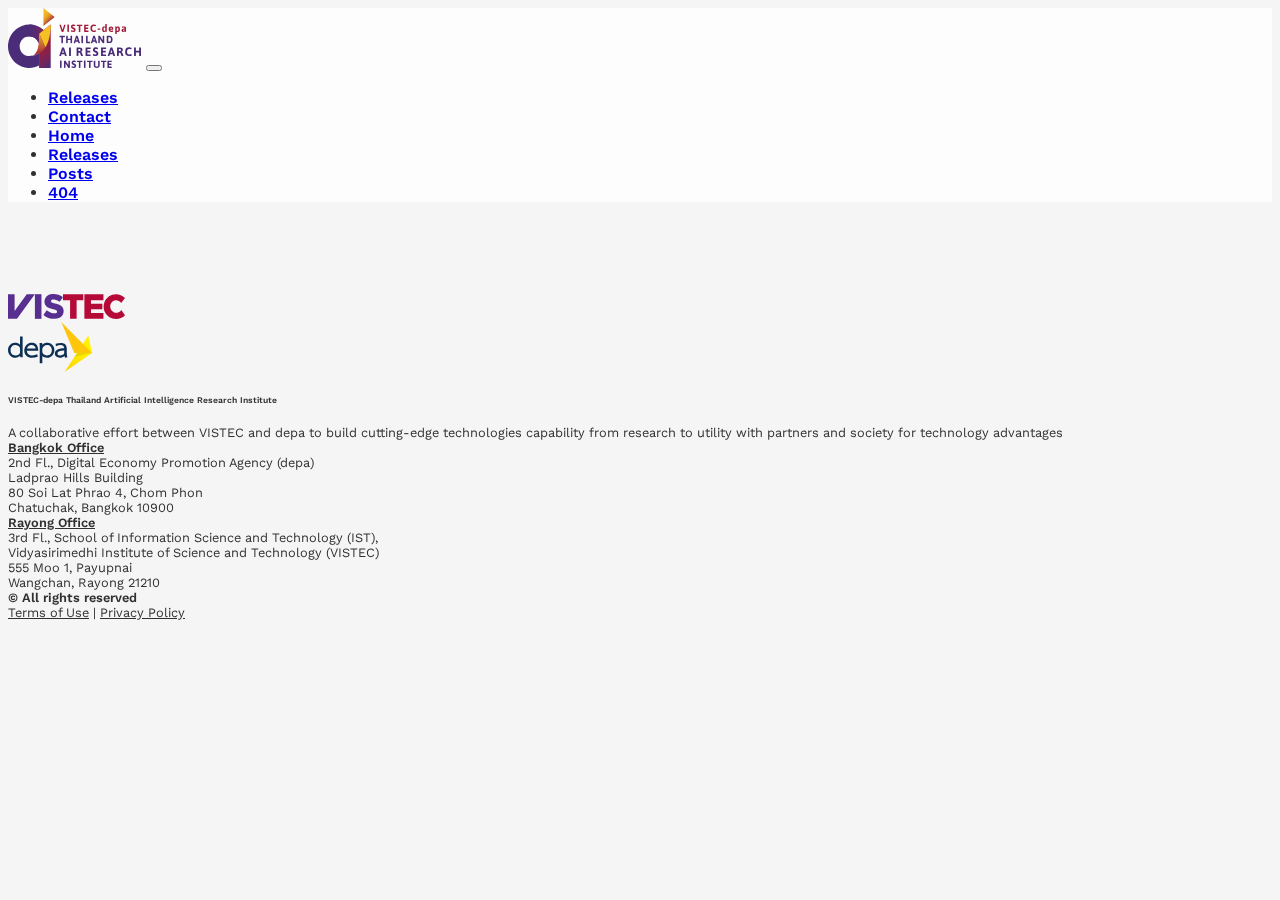
<file: services/ai-consultant-and-training/index.html>
<!DOCTYPE html>
<html lang="en-US">

<head>
  <title>AI Consultant and Training | airesearch.in.th</title>

  <!-- Charset -->
<meta charset="utf-8">
<!-- Viewport -->
<meta name="viewport" content="width=device-width, initial-scale=1">
<!-- Search Engine -->
<meta name="description" content="Machine Learning and Deep Learning consultation with training course that focus on both knowledge and business impact">
<meta name="image" content="https://airesearch.in.th/assets/img/services/gc-training.jpg">
<meta name="keywords"
  content=", artificial intelligence, research, vistec, depa, vidyasirimedhi, vidyasirimedhi institute of science and technology, digital economy promotion agency, machine translation, open data, dataset, model, artificial intelligence research, research institute">
<meta name="author" content="">
<!-- Schema.org for Google -->
<meta itemprop="name" content="AI Consultant and Training | airesearch.in.th">
<meta itemprop="description" content="Machine Learning and Deep Learning consultation with training course that focus on both knowledge and business impact">
<meta itemprop="image" content="https://airesearch.in.th/assets/img/services/gc-training.jpg">
<!-- Twitter -->
<meta name="twitter:card" content="summary">
<meta name="twitter:title" content="AI Consultant and Training | airesearch.in.th">
<meta name="twitter:description" content="Machine Learning and Deep Learning consultation with training course that focus on both knowledge and business impact">
<meta name="twitter:image:src" content="https://airesearch.in.th/assets/img/services/gc-training.jpg">
<!-- Open Graph general -->
<meta property="og:title" name="og:title" content="AI Consultant and Training">
<meta property="og:description" name="og:description" content="Machine Learning and Deep Learning consultation with training course that focus on both knowledge and business impact">
<meta property="og:image" name="og:image" content="https://airesearch.in.th/assets/img/services/gc-training.jpg">
<meta property="og:url" name="og:url" content="https://airesearch.in.th/services/ai-consultant-and-training/">
<meta property="og:site_name" name="og:site_name" content="airesearch.in.th">
<meta property="og:locale" name="og:locale" content="en-US">
<meta property="og:type" name="og:type" content="website">
<meta property="fb:admins" name="fb:admins" content="106755957360414">

  <link rel="stylesheet" href="https://stackpath.bootstrapcdn.com/bootstrap/4.1.3/css/bootstrap.min.css"
  integrity="sha384-MCw98/SFnGE8fJT3GXwEOngsV7Zt27NXFoaoApmYm81iuXoPkFOJwJ8ERdknLPMO" crossorigin="anonymous">

  <link rel="stylesheet" href="/assets/css/main.css" media="none" onload="if(media!='all')media='all'"><noscript><link rel="stylesheet" href="css.css"></noscript>

  <!-- ICONS: DO NOT CHANGE ORDER! -->
<link rel="apple-touch-icon" sizes="180x180" href="/assets/favicon/apple-touch-icon.png">
<link rel="icon" type="image/png" sizes="32x32" href="/assets/favicon/favicon-32x32.png">
<link rel="icon" type="image/png" sizes="194x194" href="/assets/favicon/favicon-194x194.png">
<link rel="icon" type="image/png" sizes="192x192" href="/assets/favicon/android-chrome-192x192.png">
<link rel="icon" type="image/png" sizes="16x16" href="/assets/favicon/favicon-16x16.png">
<link rel="manifest" href="/assets/favicon/site.webmanifest">
<link rel="mask-icon" href="/assets/favicon/safari-pinned-tab.svg" color="#FFF200">
<link rel="shortcut icon" href="/assets/favicon/favicon.ico">
<meta name="apple-mobile-web-app-title" content="airesearch.in.th">
<meta name="application-name" content="airesearch.in.th">
<meta name="msapplication-TileColor" content="#fff200">
<meta name="msapplication-TileImage" content="/assets/favicon/mstile-144x144.png">
<meta name="msapplication-config" content="/assets/favicon/browserconfig.xml">
<meta name="theme-color" content="#ffffff">
<!-- END OF ICONS -->
  <link rel="stylesheet"
  href="https://fonts.googleapis.com/css2?family=Work+Sans:ital,wght@0,300;0,400;0,600;0,700;1,300;1,400;1,600;1,700&display=swap"
  media="none" onload="if(media!='all')media='all'"><noscript>
  <link rel="stylesheet" href="css.css"></noscript>
<link rel="stylesheet"
  href="https://fonts.googleapis.com/css2?family=Sarabun:ital,wght@0,300;0,400;0,600;0,700;1,300;1,400;1,600;1,700&display=swap"
  media="none" onload="if(media!='all')media='all'"><noscript>
  <link rel="stylesheet" href="css.css"></noscript>
  <link rel="stylesheet" href="https://use.fontawesome.com/releases/v5.13.0/css/all.css"
  integrity="sha384-Bfad6CLCknfcloXFOyFnlgtENryhrpZCe29RTifKEixXQZ38WheV+i/6YWSzkz3V" crossorigin="anonymous"
  media="none" onload="if(media!='all')media='all'"><noscript>
  <link rel="stylesheet" href="css.css"></noscript>
  <script src="https://code.jquery.com/jquery-3.3.1.slim.min.js"
  integrity="sha384-q8i/X+965DzO0rT7abK41JStQIAqVgRVzpbzo5smXKp4YfRvH+8abtTE1Pi6jizo" crossorigin="anonymous"></script>
<script src="https://cdnjs.cloudflare.com/ajax/libs/popper.js/1.14.3/umd/popper.min.js"
  integrity="sha384-ZMP7rVo3mIykV+2+9J3UJ46jBk0WLaUAdn689aCwoqbBJiSnjAK/l8WvCWPIPm49" crossorigin="anonymous"></script>
<script src="https://stackpath.bootstrapcdn.com/bootstrap/4.1.3/js/bootstrap.min.js"
  integrity="sha384-ChfqqxuZUCnJSK3+MXmPNIyE6ZbWh2IMqE241rYiqJxyMiZ6OW/JmZQ5stwEULTy" crossorigin="anonymous"></script>
</head>

<body>
  <nav class="navbar navbar-expand-lg fixed-top navbar-light bg-light py-0">
  <div class="container">
    <a class="navbar-brand py-2" href="/"><img loading="lazy"
        src="/assets/img/logo/airesearch-logo.svg" alt="airesearch.in.th logo"></a>
    <button class="navbar-toggler align-self-end mb-2 rounded-0 border-0" type="button" data-toggle="collapse"
      data-target="#navbar-toggler" aria-controls="navbar-toggler" aria-expanded="false" aria-label="Toggle navigation">
      <span class="navbar-toggler-icon"></span>
    </button>
    <div class="collapse navbar-collapse align-self-end" id="navbar-toggler">
      <ul class="navbar-nav my-2 my-lg-0 ml-auto font-weight-semibold">
        <li class="nav-item" data-target=".navbar-collapse.show" data-toggle="collapse">
          <a href="/#releases" class="nav-link">Releases</a>
        <!-- <li class="nav-item" data-target=".navbar-collapse.show" data-toggle="collapse">
          <a href="/#posts" class="nav-link">News+Stories</a>
        </li> -->
        
        
        <li
          class="nav-item">
          <a class="nav-link" href="/contact/">
            Contact
          </a>
        </li>
        
        <li
          class="nav-item d-none disabled">
          <a class="nav-link" href="/">
            Home
          </a>
        </li>
        
        <li
          class="nav-item d-none disabled">
          <a class="nav-link" href="/releases/">
            Releases
          </a>
        </li>
        
        <li
          class="nav-item d-none disabled">
          <a class="nav-link" href="/posts/">
            Posts
          </a>
        </li>
        
        <li
          class="nav-item d-none disabled">
          <a class="nav-link" href="/404.html">
            404
          </a>
        </li>
        
      </ul>
    </div>
  </div>
</nav>
  <div class="" style="min-height: 4.75rem;"></div>
  
  <footer id="footer" class="footer container my-5">
  <div class="border rounded-lg rounded"
  style="width: 40vw; min-width: 18rem; max-width: 30rem; height: 0; border-width: 0.125rem !important;">
</div>
  <div class="row mt-4">
    <div class="col-lg-9 mb-2">
      <div class="row align-items-center">
        <div class="col-auto mb-2">
          <a href="https://www.vistec.ac.th" target="_blank"><img class="footer-logos" id="vistec-footer-logo"
              loading="lazy" src="/assets/img/logo/vistec-logo-notext.svg"></a>
        </div>
        <div class="col-auto p-0 mb-2">
          <i class="fas fa-times"></i>
        </div>
        <div class="col-auto mb-2">
          <a href="https://www.depa.or.th" target="_blank"><img class="footer-logos" id="depa-footer-logo"
              loading="lazy" src="/assets/img/logo/depa-logo.svg"></a>
        </div>
        <div class="col-lg-12 mb-3">
          <h6 class="font-weight-semibold mb-1">VISTEC-depa Thailand Artificial Intelligence Research Institute</h6>
          A collaborative effort between VISTEC and depa to build cutting-edge technologies capability from research to
          utility with partners and society for technology advantages
        </div>
      </div>
    </div>
    <div class="social-row col-lg-3 mb-3 d-flex justify-content-lg-end align-items-start mt-lg-3">
      <a class="ml-0 mr-4" href="https://www.facebook.com/AIResearch.in.th">
        <i class="fab fa-fw fa-2x fa-facebook d-inline"></i>
      </a>
      <!-- <a class="mr-4" href="#"><i class="fab fa-fw fa-2x fa-youtube d-inline"></i></a> -->
      <a class="mr-4" href="/contact/#enquiries"><i class="fas fa-fw fa-2x fa-envelope d-inline"></i></a>
      <a class="mr-4" href="/contact/#enquiries"><i class="fas fa-fw fa-2x fa-phone-alt d-inline"></i></a>
      <a class="mr-4" href="/contact/#offices"><i class="fas fa-fw fa-2x fa-map-marked-alt d-inline"></i></a>
    </div>
    <div class="col-lg-6 mb-3">
      <a class="font-weight-semibold" href="/contact/#offices">Bangkok Office</a><br>
      2nd Fl., Digital Economy Promotion Agency (depa)<br>
      Ladprao Hills Building<br>
      80 Soi Lat Phrao 4, Chom Phon<br>
      Chatuchak, Bangkok 10900
    </div>
    <div class="col-lg-6 mb-3">
      <a class="font-weight-semibold" href="/contact/#offices">Rayong Office</a><br>
      3rd Fl., School of Information Science and Technology (IST),<br>
      Vidyasirimedhi Institute of Science and Technology (VISTEC)<br>
      555 Moo 1, Payupnai<br>
      Wangchan, Rayong 21210
    </div>
    <div class="col-lg-12 mb-3">
      <span class="font-weight-semibold">© All rights reserved</span><br>
      <a href="">Terms of Use</a> | <a href="">Privacy Policy</a>
    </div>
  </div>
</footer>

  
  <!-- Google Analytics -->
<script>
  (function (i, s, o, g, r, a, m) {
    i['GoogleAnalyticsObject'] = r; i[r] = i[r] || function () {
      (i[r].q = i[r].q || []).push(arguments)
    }, i[r].l = 1 * new Date(); a = s.createElement(o),
      m = s.getElementsByTagName(o)[0]; a.async = 1; a.src = g; m.parentNode.insertBefore(a, m)
  })(window, document, 'script', 'https://www.google-analytics.com/analytics.js', 'ga');

  ga('create', 'UA-141096942-1', 'auto');
  ga('send', 'pageview');
</script>
<!-- End Google Analytics -->
  <script>
  (function trackOutbounds() {
    var hitCallbackHandler = function (url, win) {
      if (win) {
        window.open(url, win);
      } else {
        window.location.href = url;
      }
    };
    var addEvent = function (el, eventName, handler) {
      if (el.addEventListener) {
        el.addEventListener(eventName, handler);
      } else {
        el.attachEvent('on' + eventName, function () {
          handler.call(el);
        });
      }
    }
    if (document.getElementsByTagName) {
      var el = document.getElementsByTagName('a');
      var getDomain = document.domain.split('.').reverse()[1] + '.' + document.domain.split('.').reverse()[0];
      // Look thru each a element
      for (var i = 0; i < el.length; i++) {
        // Extract it's href attribute
        var href = (typeof (el[i].getAttribute('href')) == 'string') ? el[i].getAttribute('href') : '';
        // Query the href for the top level domain (xxxxx.com)
        var myDomain = href.match(getDomain);
        // If link is outbound and is not to this domain        
        if ((href.match(/^(https?:|\/\/)/i) && !myDomain) || href.match(/^mailto\:/i)) {
          // Add an event to click
          addEvent(el[i], 'click', function (e) {
            var url = this.getAttribute('href'), win = (typeof (this.getAttribute('target')) == 'string') ? this.getAttribute('target') : '';
            console.log("add event", url);
            // Log even to Analytics, once done, go to the link
            ga('send', 'event', 'outbound', 'click', url,
              { 'hitCallback': hitCallbackHandler(url, win), 'transport': 'beacon' },
              { 'nonInteraction': 1 }
            );
            e.preventDefault();
          });
        }
      }
    }
  })();
</script>
  
</body>

</html>
</file>
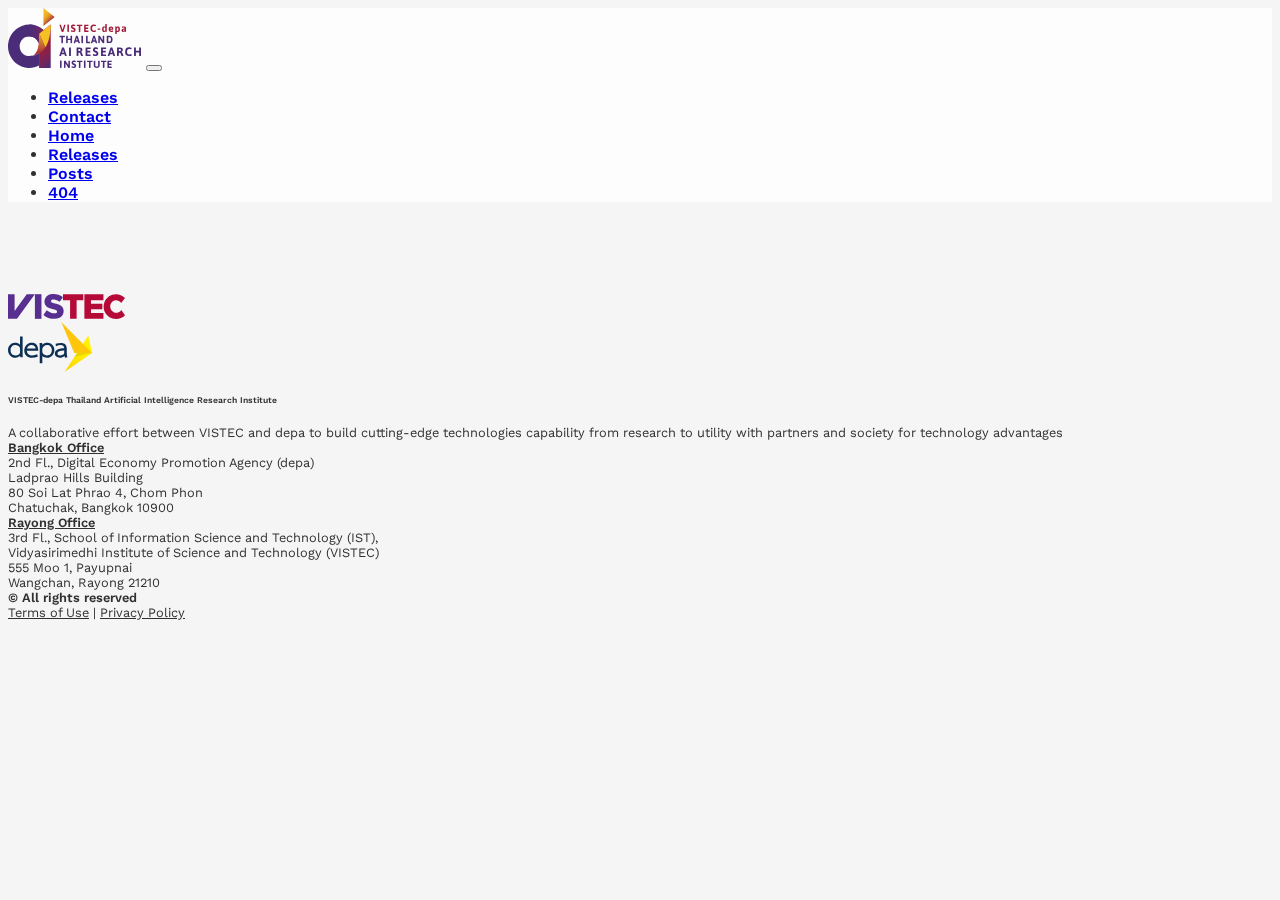
<file: services/research-translational-service/index.html>
<!DOCTYPE html>
<html lang="en-US">

<head>
  <title>Research Translational Project | airesearch.in.th</title>

  <!-- Charset -->
<meta charset="utf-8">
<!-- Viewport -->
<meta name="viewport" content="width=device-width, initial-scale=1">
<!-- Search Engine -->
<meta name="description" content="Intensity knowledge transfer project for a capability to do internal cutting-edge translational research for unfair advantage to the company">
<meta name="image" content="https://airesearch.in.th/assets/img/services/data-analytics.jpg">
<meta name="keywords"
  content=", artificial intelligence, research, vistec, depa, vidyasirimedhi, vidyasirimedhi institute of science and technology, digital economy promotion agency, machine translation, open data, dataset, model, artificial intelligence research, research institute">
<meta name="author" content="">
<!-- Schema.org for Google -->
<meta itemprop="name" content="Research Translational Project | airesearch.in.th">
<meta itemprop="description" content="Intensity knowledge transfer project for a capability to do internal cutting-edge translational research for unfair advantage to the company">
<meta itemprop="image" content="https://airesearch.in.th/assets/img/services/data-analytics.jpg">
<!-- Twitter -->
<meta name="twitter:card" content="summary">
<meta name="twitter:title" content="Research Translational Project | airesearch.in.th">
<meta name="twitter:description" content="Intensity knowledge transfer project for a capability to do internal cutting-edge translational research for unfair advantage to the company">
<meta name="twitter:image:src" content="https://airesearch.in.th/assets/img/services/data-analytics.jpg">
<!-- Open Graph general -->
<meta property="og:title" name="og:title" content="Research Translational Project">
<meta property="og:description" name="og:description" content="Intensity knowledge transfer project for a capability to do internal cutting-edge translational research for unfair advantage to the company">
<meta property="og:image" name="og:image" content="https://airesearch.in.th/assets/img/services/data-analytics.jpg">
<meta property="og:url" name="og:url" content="https://airesearch.in.th/services/research-translational-service/">
<meta property="og:site_name" name="og:site_name" content="airesearch.in.th">
<meta property="og:locale" name="og:locale" content="en-US">
<meta property="og:type" name="og:type" content="website">
<meta property="fb:admins" name="fb:admins" content="106755957360414">

  <link rel="stylesheet" href="https://stackpath.bootstrapcdn.com/bootstrap/4.1.3/css/bootstrap.min.css"
  integrity="sha384-MCw98/SFnGE8fJT3GXwEOngsV7Zt27NXFoaoApmYm81iuXoPkFOJwJ8ERdknLPMO" crossorigin="anonymous">

  <link rel="stylesheet" href="/assets/css/main.css" media="none" onload="if(media!='all')media='all'"><noscript><link rel="stylesheet" href="css.css"></noscript>

  <!-- ICONS: DO NOT CHANGE ORDER! -->
<link rel="apple-touch-icon" sizes="180x180" href="/assets/favicon/apple-touch-icon.png">
<link rel="icon" type="image/png" sizes="32x32" href="/assets/favicon/favicon-32x32.png">
<link rel="icon" type="image/png" sizes="194x194" href="/assets/favicon/favicon-194x194.png">
<link rel="icon" type="image/png" sizes="192x192" href="/assets/favicon/android-chrome-192x192.png">
<link rel="icon" type="image/png" sizes="16x16" href="/assets/favicon/favicon-16x16.png">
<link rel="manifest" href="/assets/favicon/site.webmanifest">
<link rel="mask-icon" href="/assets/favicon/safari-pinned-tab.svg" color="#FFF200">
<link rel="shortcut icon" href="/assets/favicon/favicon.ico">
<meta name="apple-mobile-web-app-title" content="airesearch.in.th">
<meta name="application-name" content="airesearch.in.th">
<meta name="msapplication-TileColor" content="#fff200">
<meta name="msapplication-TileImage" content="/assets/favicon/mstile-144x144.png">
<meta name="msapplication-config" content="/assets/favicon/browserconfig.xml">
<meta name="theme-color" content="#ffffff">
<!-- END OF ICONS -->
  <link rel="stylesheet"
  href="https://fonts.googleapis.com/css2?family=Work+Sans:ital,wght@0,300;0,400;0,600;0,700;1,300;1,400;1,600;1,700&display=swap"
  media="none" onload="if(media!='all')media='all'"><noscript>
  <link rel="stylesheet" href="css.css"></noscript>
<link rel="stylesheet"
  href="https://fonts.googleapis.com/css2?family=Sarabun:ital,wght@0,300;0,400;0,600;0,700;1,300;1,400;1,600;1,700&display=swap"
  media="none" onload="if(media!='all')media='all'"><noscript>
  <link rel="stylesheet" href="css.css"></noscript>
  <link rel="stylesheet" href="https://use.fontawesome.com/releases/v5.13.0/css/all.css"
  integrity="sha384-Bfad6CLCknfcloXFOyFnlgtENryhrpZCe29RTifKEixXQZ38WheV+i/6YWSzkz3V" crossorigin="anonymous"
  media="none" onload="if(media!='all')media='all'"><noscript>
  <link rel="stylesheet" href="css.css"></noscript>
  <script src="https://code.jquery.com/jquery-3.3.1.slim.min.js"
  integrity="sha384-q8i/X+965DzO0rT7abK41JStQIAqVgRVzpbzo5smXKp4YfRvH+8abtTE1Pi6jizo" crossorigin="anonymous"></script>
<script src="https://cdnjs.cloudflare.com/ajax/libs/popper.js/1.14.3/umd/popper.min.js"
  integrity="sha384-ZMP7rVo3mIykV+2+9J3UJ46jBk0WLaUAdn689aCwoqbBJiSnjAK/l8WvCWPIPm49" crossorigin="anonymous"></script>
<script src="https://stackpath.bootstrapcdn.com/bootstrap/4.1.3/js/bootstrap.min.js"
  integrity="sha384-ChfqqxuZUCnJSK3+MXmPNIyE6ZbWh2IMqE241rYiqJxyMiZ6OW/JmZQ5stwEULTy" crossorigin="anonymous"></script>
</head>

<body>
  <nav class="navbar navbar-expand-lg fixed-top navbar-light bg-light py-0">
  <div class="container">
    <a class="navbar-brand py-2" href="/"><img loading="lazy"
        src="/assets/img/logo/airesearch-logo.svg" alt="airesearch.in.th logo"></a>
    <button class="navbar-toggler align-self-end mb-2 rounded-0 border-0" type="button" data-toggle="collapse"
      data-target="#navbar-toggler" aria-controls="navbar-toggler" aria-expanded="false" aria-label="Toggle navigation">
      <span class="navbar-toggler-icon"></span>
    </button>
    <div class="collapse navbar-collapse align-self-end" id="navbar-toggler">
      <ul class="navbar-nav my-2 my-lg-0 ml-auto font-weight-semibold">
        <li class="nav-item" data-target=".navbar-collapse.show" data-toggle="collapse">
          <a href="/#releases" class="nav-link">Releases</a>
        <!-- <li class="nav-item" data-target=".navbar-collapse.show" data-toggle="collapse">
          <a href="/#posts" class="nav-link">News+Stories</a>
        </li> -->
        
        
        <li
          class="nav-item">
          <a class="nav-link" href="/contact/">
            Contact
          </a>
        </li>
        
        <li
          class="nav-item d-none disabled">
          <a class="nav-link" href="/">
            Home
          </a>
        </li>
        
        <li
          class="nav-item d-none disabled">
          <a class="nav-link" href="/releases/">
            Releases
          </a>
        </li>
        
        <li
          class="nav-item d-none disabled">
          <a class="nav-link" href="/posts/">
            Posts
          </a>
        </li>
        
        <li
          class="nav-item d-none disabled">
          <a class="nav-link" href="/404.html">
            404
          </a>
        </li>
        
      </ul>
    </div>
  </div>
</nav>
  <div class="" style="min-height: 4.75rem;"></div>
  
  <footer id="footer" class="footer container my-5">
  <div class="border rounded-lg rounded"
  style="width: 40vw; min-width: 18rem; max-width: 30rem; height: 0; border-width: 0.125rem !important;">
</div>
  <div class="row mt-4">
    <div class="col-lg-9 mb-2">
      <div class="row align-items-center">
        <div class="col-auto mb-2">
          <a href="https://www.vistec.ac.th" target="_blank"><img class="footer-logos" id="vistec-footer-logo"
              loading="lazy" src="/assets/img/logo/vistec-logo-notext.svg"></a>
        </div>
        <div class="col-auto p-0 mb-2">
          <i class="fas fa-times"></i>
        </div>
        <div class="col-auto mb-2">
          <a href="https://www.depa.or.th" target="_blank"><img class="footer-logos" id="depa-footer-logo"
              loading="lazy" src="/assets/img/logo/depa-logo.svg"></a>
        </div>
        <div class="col-lg-12 mb-3">
          <h6 class="font-weight-semibold mb-1">VISTEC-depa Thailand Artificial Intelligence Research Institute</h6>
          A collaborative effort between VISTEC and depa to build cutting-edge technologies capability from research to
          utility with partners and society for technology advantages
        </div>
      </div>
    </div>
    <div class="social-row col-lg-3 mb-3 d-flex justify-content-lg-end align-items-start mt-lg-3">
      <a class="ml-0 mr-4" href="https://www.facebook.com/AIResearch.in.th">
        <i class="fab fa-fw fa-2x fa-facebook d-inline"></i>
      </a>
      <!-- <a class="mr-4" href="#"><i class="fab fa-fw fa-2x fa-youtube d-inline"></i></a> -->
      <a class="mr-4" href="/contact/#enquiries"><i class="fas fa-fw fa-2x fa-envelope d-inline"></i></a>
      <a class="mr-4" href="/contact/#enquiries"><i class="fas fa-fw fa-2x fa-phone-alt d-inline"></i></a>
      <a class="mr-4" href="/contact/#offices"><i class="fas fa-fw fa-2x fa-map-marked-alt d-inline"></i></a>
    </div>
    <div class="col-lg-6 mb-3">
      <a class="font-weight-semibold" href="/contact/#offices">Bangkok Office</a><br>
      2nd Fl., Digital Economy Promotion Agency (depa)<br>
      Ladprao Hills Building<br>
      80 Soi Lat Phrao 4, Chom Phon<br>
      Chatuchak, Bangkok 10900
    </div>
    <div class="col-lg-6 mb-3">
      <a class="font-weight-semibold" href="/contact/#offices">Rayong Office</a><br>
      3rd Fl., School of Information Science and Technology (IST),<br>
      Vidyasirimedhi Institute of Science and Technology (VISTEC)<br>
      555 Moo 1, Payupnai<br>
      Wangchan, Rayong 21210
    </div>
    <div class="col-lg-12 mb-3">
      <span class="font-weight-semibold">© All rights reserved</span><br>
      <a href="">Terms of Use</a> | <a href="">Privacy Policy</a>
    </div>
  </div>
</footer>

  
  <!-- Google Analytics -->
<script>
  (function (i, s, o, g, r, a, m) {
    i['GoogleAnalyticsObject'] = r; i[r] = i[r] || function () {
      (i[r].q = i[r].q || []).push(arguments)
    }, i[r].l = 1 * new Date(); a = s.createElement(o),
      m = s.getElementsByTagName(o)[0]; a.async = 1; a.src = g; m.parentNode.insertBefore(a, m)
  })(window, document, 'script', 'https://www.google-analytics.com/analytics.js', 'ga');

  ga('create', 'UA-141096942-1', 'auto');
  ga('send', 'pageview');
</script>
<!-- End Google Analytics -->
  <script>
  (function trackOutbounds() {
    var hitCallbackHandler = function (url, win) {
      if (win) {
        window.open(url, win);
      } else {
        window.location.href = url;
      }
    };
    var addEvent = function (el, eventName, handler) {
      if (el.addEventListener) {
        el.addEventListener(eventName, handler);
      } else {
        el.attachEvent('on' + eventName, function () {
          handler.call(el);
        });
      }
    }
    if (document.getElementsByTagName) {
      var el = document.getElementsByTagName('a');
      var getDomain = document.domain.split('.').reverse()[1] + '.' + document.domain.split('.').reverse()[0];
      // Look thru each a element
      for (var i = 0; i < el.length; i++) {
        // Extract it's href attribute
        var href = (typeof (el[i].getAttribute('href')) == 'string') ? el[i].getAttribute('href') : '';
        // Query the href for the top level domain (xxxxx.com)
        var myDomain = href.match(getDomain);
        // If link is outbound and is not to this domain        
        if ((href.match(/^(https?:|\/\/)/i) && !myDomain) || href.match(/^mailto\:/i)) {
          // Add an event to click
          addEvent(el[i], 'click', function (e) {
            var url = this.getAttribute('href'), win = (typeof (this.getAttribute('target')) == 'string') ? this.getAttribute('target') : '';
            console.log("add event", url);
            // Log even to Analytics, once done, go to the link
            ga('send', 'event', 'outbound', 'click', url,
              { 'hitCallback': hitCallbackHandler(url, win), 'transport': 'beacon' },
              { 'nonInteraction': 1 }
            );
            e.preventDefault();
          });
        }
      }
    }
  })();
</script>
  
</body>

</html>
</file>
<file: assets/css/main.css>
body{background:#f5f5f5;color:#303030;font-family:"Work Sans","Sarabun",sans-serif;border-radius:0 !important}body [id]:before{content:"";display:block;height:4.75rem;margin-top:-4.75rem;visibility:hidden;z-index:-999999}body .font-weight-semibold{font-weight:600}body .card-stack .card-stack-item{min-height:18.75rem;box-shadow:0 0 40px 10px rgba(0,0,0,0.25);z-index:0;position:relative}body .card-stack .card-genie{transition-duration:.3s;transition-property:transform}body .card-stack .card-genie:hover,body .card-stack .card-genie:focus,body .card-stack .card-genie:active{-webkit-transform:scale(1.05);transform:scale(1.05)}body .card-stack a:hover,body .card-stack a:focus,body .card-stack a:active{text-decoration:none}body .card-stack .card-bg-filter{top:0;left:0;background:rgba(48,48,48,0.75) !important;z-index:2}@supports (backdrop-filter: blur(2px)) or (-webkit-backdrop-filter: blur(2px)){body .card-stack .card-bg-filter{background:rgba(48,48,48,0.4) !important;backdrop-filter:blur(2px);-webkit-backdrop-filter:blur(2px)}}body .card-stack .card-bg{top:0;left:0;z-index:1;background:linear-gradient(111.94deg, #fff200 0%, #a6253b 65%, #52348c 100%);background-size:cover}body .card-stack .card-item-content{z-index:3}body .sponsors-container{background:#303030;box-shadow:0 0 40px 10px rgba(0,0,0,0.25)}body .sponsors-container a:hover,body .sponsors-container a:focus,body .sponsors-container a:active{text-decoration:none}body .sponsors-container .sponsor-logo-container{background-color:#f5f5f5;transition-duration:.3s;transition-property:transform}body .sponsors-container .sponsor-logo-container:hover,body .sponsors-container .sponsor-logo-container:focus,body .sponsors-container .sponsor-logo-container:active{-webkit-transform:scale(1.05);transform:scale(1.05)}body article *{max-width:100%}.navbar{background:rgba(255,255,255,0.925) !important}@supports (backdrop-filter: saturate(250%) blur(6px)) or (-webkit-backdrop-filter: saturate(250%) blur(6px)){.navbar{background:rgba(255,255,255,0.75) !important;backdrop-filter:saturate(250%) blur(6px);-webkit-backdrop-filter:saturate(250%) blur(6px)}}.navbar a{width:fit-content;transition-duration:.3s;transition-property:transform}.navbar a :not(.disabled){color:rgba(48,48,48,0.8) !important}.navbar .active>a,.navbar a:hover:not(.disabled),.navbar a:active:not(.disabled),.navbar a:focus:not(.disabled){background:linear-gradient(111.94deg, #fff200 0%, #a6253b 65%, #52348c 100%);background-clip:text;-webkit-background-clip:text;-webkit-text-fill-color:transparent}.navbar a:hover,.navbar a:active,.navbar a:focus{-webkit-transform:scale(1.1);transform:scale(1.1)}.navbar .navbar-brand>img{height:3.75rem}footer{font-size:0.8rem}footer a{color:#303030}footer .social-row a{display:inline;transition-duration:.3s;transition-property:transform}footer .social-row a:hover,footer .social-row a:focus,footer .social-row a:active{display:inline;background:linear-gradient(111.94deg, #fff200 0%, #a6253b 65%, #52348c 100%);background-clip:text;-webkit-background-clip:text;-webkit-text-fill-color:transparent;-webkit-transform:scale(1.2);transform:scale(1.2)}footer #depa-footer-logo{height:3.125rem}footer #vistec-footer-logo{height:1.5625rem}footer .footer-logos{transition-duration:.3s;transition-property:transform}footer .footer-logos:hover,footer .footer-logos:focus,footer .footer-logos:active{-webkit-transform:scale(1.1);transform:scale(1.1)}.contact a{color:#303030}.contact .contact-jumbotron{background-image:url("/assets/img/pages/offices.jpg");background-size:cover;background-position:center;background-attachment:fixed;height:25vh;min-height:14rem}.contact .maps{box-shadow:0 0 40px 10px rgba(0,0,0,0.25)}.contact .contact-jumbotron-filter{background:linear-gradient(to top, rgba(0,0,0,0.75) 0, rgba(0,0,0,0) 16rem)}.carousel-item>div{background:linear-gradient(111.94deg, #fff200 0%, #a6253b 65%, #52348c 100%);height:30rem}.carousel-control-next,.carousel-control-prev{max-width:10vw;min-width:2rem}.release .release-jumbotron{background-image:linear-gradient(111.94deg, #fff200 0%, #a6253b 65%, #52348c 100%);background-size:cover;background-position:center;background-attachment:fixed;height:50vh;min-height:28rem}.release .release-jumbotron-filter{background:linear-gradient(to top, rgba(0,0,0,0.75) 0, rgba(0,0,0,0) 32rem)}.not-found a{color:#303030}.not-found .not-found-jumbotron{background-image:linear-gradient(111.94deg, #fff200 0%, #a6253b 65%, #52348c 100%);background-size:cover;background-position:center;background-attachment:fixed;height:25vh;min-height:14rem}.highlight pre{padding:1rem;border-radius:.25rem;background-color:#e0e0e0}.highlight .hll{background-color:#ffffcc}.highlight .c{color:#808080}.highlight .err{color:#F00000;background-color:#F0A0A0}.highlight .k{color:#008000;font-weight:bold}.highlight .o{color:#303030}.highlight .cm{color:#808080}.highlight .cp{color:#507090}.highlight .c1{color:#808080}.highlight .cs{color:#cc0000;font-weight:bold}.highlight .gd{color:#A00000}.highlight .ge{font-style:italic}.highlight .gr{color:#FF0000}.highlight .gh{color:#000080;font-weight:bold}.highlight .gi{color:#00A000}.highlight .go{color:#808080}.highlight .gp{color:#c65d09;font-weight:bold}.highlight .gs{font-weight:bold}.highlight .gu{color:#800080;font-weight:bold}.highlight .gt{color:#0040D0}.highlight .kc{color:#008000;font-weight:bold}.highlight .kd{color:#008000;font-weight:bold}.highlight .kn{color:#008000;font-weight:bold}.highlight .kp{color:#003080;font-weight:bold}.highlight .kr{color:#008000;font-weight:bold}.highlight .kt{color:#303090;font-weight:bold}.highlight .m{color:#6000E0;font-weight:bold}.highlight .s{background-color:#fff0f0}.highlight .na{color:#0000C0}.highlight .nb{color:#007020}.highlight .nc{color:#B00060;font-weight:bold}.highlight .no{color:#003060;font-weight:bold}.highlight .nd{color:#505050;font-weight:bold}.highlight .ni{color:#800000;font-weight:bold}.highlight .ne{color:#F00000;font-weight:bold}.highlight .nf{color:#0060B0;font-weight:bold}.highlight .nl{color:#907000;font-weight:bold}.highlight .nn{color:#0e84b5;font-weight:bold}.highlight .nt{color:#007000}.highlight .nv{color:#906030}.highlight .ow{color:#000000;font-weight:bold}.highlight .w{color:#bbbbbb}.highlight .mf{color:#6000E0;font-weight:bold}.highlight .mh{color:#005080;font-weight:bold}.highlight .mi{color:#0000D0;font-weight:bold}.highlight .mo{color:#4000E0;font-weight:bold}.highlight .sb{background-color:#fff0f0}.highlight .sc{color:#0040D0}.highlight .sd{color:#D04020}.highlight .s2{background-color:#fff0f0}.highlight .se{color:#606060;font-weight:bold;background-color:#fff0f0}.highlight .sh{background-color:#fff0f0}.highlight .si{background-color:#e0e0e0}.highlight .sx{color:#D02000;background-color:#fff0f0}.highlight .sr{color:#000000;background-color:#fff0ff}.highlight .s1{background-color:#fff0f0}.highlight .ss{color:#A06000}.highlight .bp{color:#007020}.highlight .vc{color:#306090}.highlight .vg{color:#d07000;font-weight:bold}.highlight .vi{color:#3030B0}.highlight .il{color:#0000D0;font-weight:bold}

/*# sourceMappingURL=main.css.map */
</file>
